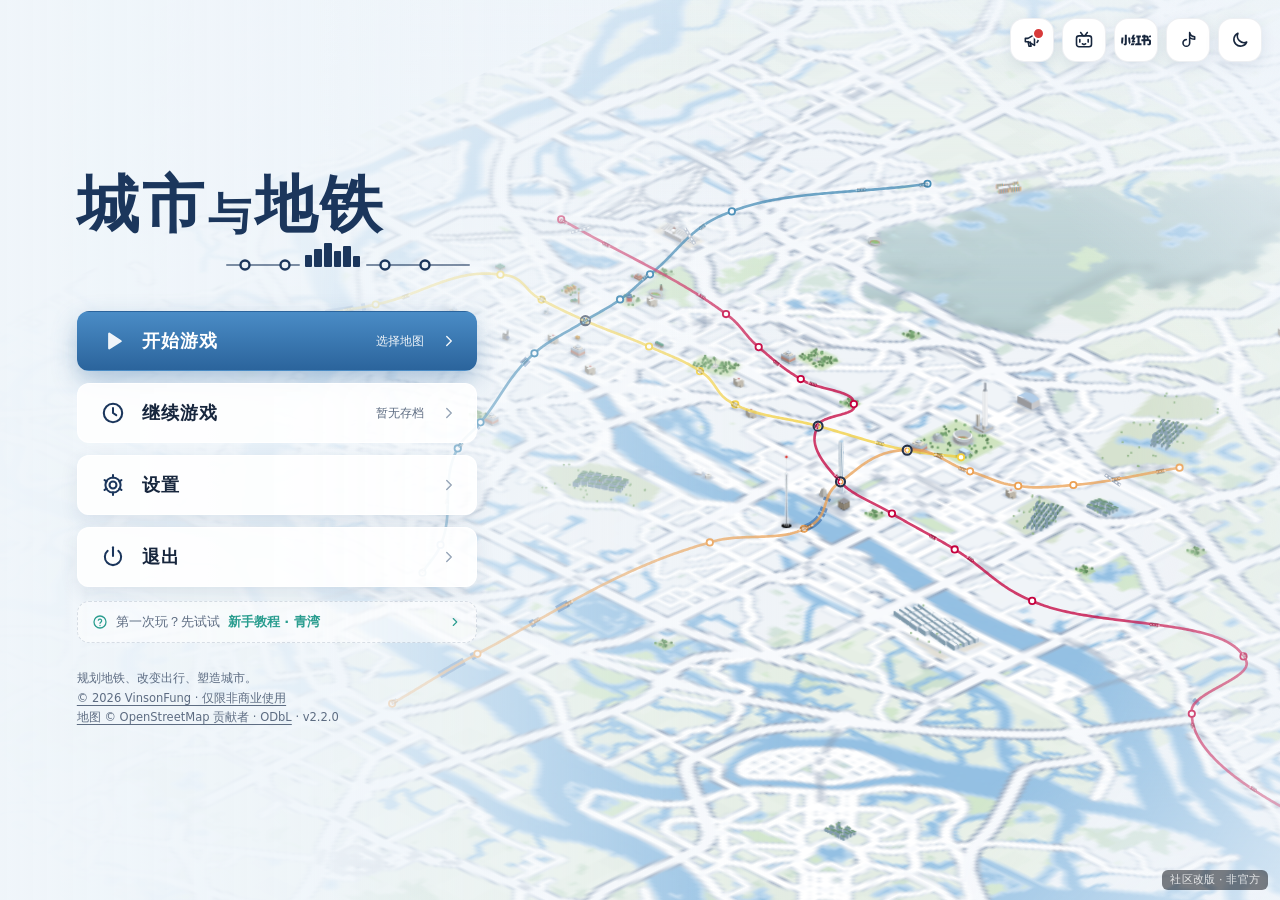
<file: index.html>
<!doctype html>
<html lang="zh-CN">
<head>
  <meta charset="utf-8">
  <meta name="viewport" content="width=device-width, initial-scale=1, viewport-fit=cover">
  <title>城市与地铁 · 社区版</title>
  <meta name="author" content="VinsonFung">
  <meta name="copyright" content="Copyright © 2026 VinsonFung. Non-commercial use only. All rights reserved.">
  <meta name="description" content="单人地铁规划与城市经营游戏（社区改版）：官方九城与青湾教程之外加入深圳 1990，支持简体中文、繁体中文和英语。">
  <meta name="theme-color" content="#eaf1f7">
  <link rel="icon" type="image/png" href="img/favicon.png">
  <script>
    // 首帧即应用主题，避免浅色闪烁
    (function () {
      var s = null, t = 'auto';
      try { s = JSON.parse(localStorage.getItem('cm1.settings') || 'null'); t = (s && s.theme) || localStorage.getItem('cm1.theme') || 'auto'; } catch (e) {}
      if (t !== 'light' && t !== 'dark') t = window.matchMedia && window.matchMedia('(prefers-color-scheme: dark)').matches ? 'dark' : 'light';
      document.documentElement.setAttribute('data-theme', t);
      if (s && s.uiScale) document.documentElement.style.setProperty('--uiz', String(s.uiScale));
    })();
  </script>
  <link rel="stylesheet" href="css/style.css">
</head>
<body>
  <canvas id="map" aria-label="城市地图"></canvas>
  <div id="modnote" title="社区改版：在《城市与地铁》官方版基础上加入深圳 1990 地图；其余玩法与内容与官方一致" style="position:fixed;right:12px;bottom:10px;z-index:2147483000;font-size:11px;line-height:1.5;padding:2px 8px;border-radius:6px;background:rgba(20,24,32,.55);color:rgba(255,255,255,.82);pointer-events:none;letter-spacing:.02em">社区改版 · 非官方</div>
  <div id="app"></div>
  <noscript>本游戏需要启用 JavaScript。</noscript>
  <script src="js/util.js"></script>
  <script src="js/vendor/opencc/cn2t.js"></script>
  <script src="js/vendor/pinyin/pinyin-pro.js"></script>
  <script src="js/locales/en.js"></script>
  <script src="js/i18n.js"></script>
  <script src="js/config.js"></script>
  <script src="js/accessibility.js"></script>
  <script src="js/news.js"></script>
  <script src="js/legal.js"></script>
  <script src="js/geo_gz.js"></script>
  <script src="js/geo.js"></script>
  <script src="js/data_gz.js"></script>
  <script src="js/data_tutorial.js"></script>
  <script src="js/geo_hz.js"></script>
  <script src="js/data_hz.js"></script>
  <script src="js/geo_hk.js"></script>
  <script src="js/data_hk.js"></script>
  <script src="js/geo_tk.js"></script>
  <script src="js/data_tk.js"></script>
  <script src="js/geo_tp.js"></script>
  <script src="js/data_tp.js"></script>
  <script src="js/geo_pa.js"></script>
  <script src="js/data_pa.js"></script>
  <script src="js/geo_wh.js"></script>
  <script src="js/data_wh.js"></script>
  <script src="js/geo_sh.js"></script>
  <script src="js/data_sh.js"></script>
  <script src="js/geo_sz.js"></script>
  <script src="js/landmarks_sz.js"></script>
  <script src="js/data_sz.js"></script>
  <script src="js/maps.js"></script>
  <script src="js/data_eras.js"></script>
  <script src="js/facility.js"></script>
  <script src="js/eras.js"></script>
  <script src="js/city.js"></script>
  <script src="js/metro.js"></script>
  <script src="js/road-kernel.js"></script>
  <script src="js/sim.js"></script>
  <script src="js/economy.js"></script>
  <script src="js/macro.js"></script>
  <script src="js/game.js"></script>
  <script src="js/milestones.js"></script>
  <script src="js/sim-stamp.js"></script>
  <script src="js/traffic-cache.js"></script>
  <script src="js/save.js"></script>
  <script src="js/landmark_meshes_sz.js"></script>
  <script src="js/landmark_models_sz.js"></script>
  <script src="js/render.js"></script>
  <script src="js/sites.js"></script>
  <script src="js/scenery.js"></script>
  <script src="js/agents.js"></script>
  <script src="js/bgtransit.js"></script>
  <script src="js/icons.js"></script>
  <script src="js/settings.js"></script>
  <script src="js/keys.js"></script>
  <script src="js/grid.js"></script>
  <script src="js/sound.js"></script>
  <script src="js/soundscape.js"></script>
  <script src="js/tools.js"></script>
  <script src="js/ui.js"></script>
  <script src="js/screens.js"></script>
  <script src="js/pages.js"></script>
  <script src="js/stats.js"></script>
  <script src="js/netmap.js"></script>
  <script src="js/follow.js"></script>
  <script src="js/tutorial.js"></script>
  <script src="js/quick.js"></script>
  <script src="js/v22-ui.js"></script>
  <script src="js/main.js"></script>
</body>
</html>
</file>
<file: css/style.css>
/* 城市与地铁 · 界面样式（浅色 / 深色主题） */
:root {
  --view-width: 100vw;
  --view-height: 100dvh;
  --view-top: 0px;
  --view-left: 0px;
  --view-bottom: 0px;
  --view-right: 0px;
  --safe-top: env(safe-area-inset-top, 0px);
  --safe-right: env(safe-area-inset-right, 0px);
  --safe-bottom: env(safe-area-inset-bottom, 0px);
  --safe-left: env(safe-area-inset-left, 0px);
  color-scheme: light;
  --navy: #1b365c;
  --teal: #2a9d8f;
  --grad: linear-gradient(180deg, #4a8cc6 0%, #2b649c 100%);
  --grad-soft: linear-gradient(180deg, rgba(74, 140, 198, 0.12), rgba(43, 100, 156, 0.08));
  --bg: #eaf1f7;
  --surface: rgba(255, 255, 255, 0.9);
  --surface-solid: #ffffff;
  --surface-2: #f4f7fb;
  --surface-3: #e8eef5;
  --text: #17263d;
  --muted: #5d6c82;
  --faint: #98a6b8;
  --line: rgba(27, 54, 92, 0.08);
  --line-strong: rgba(27, 54, 92, 0.15);
  --hover: rgba(47, 111, 168, 0.07);
  --accent: #2f6fa8;
  --accent-soft: rgba(47, 111, 168, 0.1);
  --teal-soft: rgba(42, 157, 143, 0.12);
  --good: #1f9254;
  --good-soft: rgba(31, 146, 84, 0.1);
  --warn: #c98200;
  --warn-soft: rgba(214, 140, 0, 0.12);
  --bad: #d83a3a;
  --bad-soft: rgba(216, 58, 58, 0.1);
  --gold: #d99a00;
  --radius: 14px;
  --shadow: 0 10px 30px rgba(36, 66, 104, 0.12), 0 1px 3px rgba(36, 66, 104, 0.06);
  --shadow-sm: 0 4px 14px rgba(36, 66, 104, 0.1);
  --ring: 0 0 0 3px rgba(47, 111, 168, 0.25);
  --glass-edge: rgba(255, 255, 255, 0.75);
  --font: "PingFang SC", "Microsoft YaHei", "Noto Sans SC", system-ui, -apple-system, "Segoe UI", sans-serif;
  --ease: cubic-bezier(.2, .8, .2, 1);
  --spring: cubic-bezier(.34, 1.4, .64, 1);
}
:root[data-theme="dark"] {
  color-scheme: dark;
  --navy: #9cc0ec;
  --teal: #3fc1b0;
  --grad: linear-gradient(180deg, #4a8cc6 0%, #2b5f94 100%);
  --grad-soft: linear-gradient(180deg, rgba(74, 140, 198, 0.2), rgba(43, 100, 156, 0.12));
  --bg: #0f1724;
  --surface: rgba(22, 31, 46, 0.9);
  --surface-solid: #172131;
  --surface-2: #1c2839;
  --surface-3: #243247;
  --text: #e5ecf6;
  --muted: #9aa9be;
  --faint: #66768e;
  --line: rgba(255, 255, 255, 0.07);
  --line-strong: rgba(255, 255, 255, 0.14);
  --hover: rgba(120, 170, 230, 0.09);
  --accent: #6aa6e6;
  --accent-soft: rgba(106, 166, 230, 0.15);
  --teal-soft: rgba(63, 193, 176, 0.15);
  --good: #3cc77e;
  --good-soft: rgba(60, 199, 126, 0.14);
  --warn: #f0b33c;
  --warn-soft: rgba(240, 179, 60, 0.14);
  --bad: #ff7070;
  --bad-soft: rgba(255, 112, 112, 0.14);
  --shadow: 0 12px 36px rgba(0, 0, 0, 0.42), 0 1px 4px rgba(0, 0, 0, 0.3);
  --shadow-sm: 0 4px 14px rgba(0, 0, 0, 0.32);
  --ring: 0 0 0 3px rgba(106, 166, 230, 0.35);
  --glass-edge: rgba(255, 255, 255, 0.06);
}* { box-sizing: border-box; }
html, body { margin: 0; height: 100%; overflow: hidden; background: var(--bg); color: var(--text); font-family: var(--font); font-size: 13px; -webkit-font-smoothing: antialiased; }
/* 色盲辅助：状态仍保留文字 / 图标，避免只靠红绿表达成功、警告和错误。 */
:root[data-color-blind="true"] { --good: #0072b2; --good-soft: rgba(0,114,178,.12); --warn: #8c5900; --warn-soft: rgba(166,106,0,.12); --bad: #84317d; --bad-soft: rgba(132,49,125,.12); }
:root[data-color-blind="true"][data-theme="dark"] { --good: #66c2ff; --good-soft: rgba(102,194,255,.14); --warn: #f4bd53; --warn-soft: rgba(244,189,83,.14); --bad: #e3a0de; --bad-soft: rgba(227,160,222,.14); }
#map { position: fixed; inset: 0; display: block; touch-action: none; }
button { font-family: inherit; font-size: inherit; color: inherit; }
input, select { font-family: inherit; font-size: 13px; color: var(--text); background: var(--surface-solid); }
.ico { display: inline-flex; width: 18px; height: 18px; flex: none; }
.ico svg { width: 100%; height: 100%; }
.hud { position: fixed; z-index: 10; transition: opacity .3s var(--ease), transform .35s var(--ease); }
.hidden { opacity: 0 !important; pointer-events: none !important; }
/* 界面毛玻璃：模糊半径越大，地图每帧变化时 GPU 重新模糊的开销越大（v2.1 由 14px 降到 9px，观感接近、移动地图更流畅） */
.glass { background: var(--surface); border: 1px solid var(--glass-edge); border-radius: var(--radius); box-shadow: var(--shadow); backdrop-filter: blur(9px) saturate(1.15); -webkit-backdrop-filter: blur(9px) saturate(1.15); }
.muted { color: var(--muted); }
.faint { color: var(--faint); }
.good { color: var(--good); }
.bad { color: var(--bad); }
.warn { color: var(--warn); }
.num { font-variant-numeric: tabular-nums; }
.row { display: flex; align-items: center; gap: 8px; }
.row.between { justify-content: space-between; }
.grow { flex: 1; min-width: 0; }
.small { font-size: 12px; }
.tiny { font-size: 11px; }
.tag { display: inline-flex; align-items: center; gap: 4px; padding: 2px 8px; border-radius: 999px; font-size: 11px; background: var(--surface-3); color: var(--muted); white-space: nowrap; font-weight: 500; }
.tag .ico { width: 12px; height: 12px; }
.tag.hist { background: rgba(196, 128, 64, 0.14); color: #b06a2a; }
.tag.est { background: var(--accent-soft); color: var(--accent); }
.tag.sim { background: rgba(124, 92, 214, 0.14); color: #7c5cd6; }
.tag.good { background: var(--good-soft); color: var(--good); }
.tag.bad { background: var(--bad-soft); color: var(--bad); }
.tag.warn { background: var(--warn-soft); color: var(--warn); }
.tag.info { background: var(--accent-soft); color: var(--accent); }
.dot { width: 10px; height: 10px; border-radius: 50%; display: inline-block; flex: none; }
.swatch { width: 16px; height: 6px; border-radius: 3px; display: inline-block; flex: none; }
kbd { font-family: inherit; font-size: 10px; padding: 0 5px; border-radius: 5px; background: var(--surface-3); color: var(--muted); border: 1px solid var(--line); }

/* ---------- 按钮 ---------- */
.btn { border: 1px solid var(--line-strong); background: var(--surface-solid); color: var(--text); border-radius: 10px; padding: 7px 14px; cursor: pointer; transition: background .15s, border-color .15s, box-shadow .2s, transform .12s; display: inline-flex; align-items: center; justify-content: center; gap: 6px; white-space: nowrap; font-weight: 500; }
.btn .ico { width: 16px; height: 16px; }
.btn:hover { background: var(--surface-2); border-color: var(--line-strong); }
.btn:active { transform: translateY(1px) scale(.98); }
.btn:focus-visible, .pill:focus-visible, .tbtn:focus-visible, .dockbtn:focus-visible, .sec-h:focus-visible, .menu-tile:focus-visible { outline: none; box-shadow: var(--ring); }
.btn.primary { background: var(--grad); border-color: transparent; color: #fff; box-shadow: 0 4px 14px rgba(29, 88, 209, 0.3); }
.btn.primary:hover { filter: brightness(1.06); }
.btn.danger { color: var(--bad); }
.btn.danger.fill { background: var(--bad); border-color: var(--bad); color: #fff; }
.btn.ghost { border-color: transparent; background: transparent; }
.btn.ghost:hover { background: var(--hover); }
.btn[disabled] { opacity: .45; cursor: not-allowed; transform: none; box-shadow: none; filter: grayscale(.4); }
.btn.sm { padding: 4px 10px; font-size: 12px; border-radius: 8px; }
.btn.block { width: 100%; }
.seg-ctl { display: inline-flex; background: var(--surface-3); border-radius: 11px; padding: 3px; gap: 2px; }
.seg-ctl button { border: 0; background: transparent; padding: 5px 12px; border-radius: 8px; cursor: pointer; color: var(--muted); transition: background .18s, color .18s, box-shadow .18s; display: inline-flex; align-items: center; gap: 5px; font-weight: 500; }
.seg-ctl button .ico { width: 15px; height: 15px; }
.seg-ctl button.on { background: var(--surface-solid); color: var(--text); box-shadow: var(--shadow-sm); }
.iconbtn { width: 32px; height: 32px; border-radius: 10px; border: 0; background: transparent; cursor: pointer; display: grid; place-items: center; color: var(--muted); flex: none; transition: background .15s, color .15s; }
.iconbtn .ico { width: 18px; height: 18px; }
.iconbtn:hover { background: var(--hover); color: var(--text); }

/* ---------- 顶部 HUD ---------- */
/* 界面大小：HUD 各部件按 --uiz 缩放，涉及视口尺寸的值除以 --uiz 抵消 */
#hudTop, #dock, #legendCard, #zoomCtl, #rightPanel, #toolbar, #buildStack, #feed { zoom: var(--uiz, 1); }
#hudTop { top: 12px; left: 12px; right: 12px; display: flex; gap: 10px; align-items: flex-start; pointer-events: none; }
#hudTop > * { pointer-events: auto; }
#hudTop.hidden { transform: translateY(-14px); }
.cluster { display: flex; align-items: center; gap: 3px; padding: 5px; flex: none; }
.cluster.metrics { flex: 0 1 auto; min-width: 0; overflow: hidden; }
#hudTop .spacer { flex: 1 1 0; pointer-events: none; }
.citybar { gap: 6px; padding-right: 7px; }
.brand { width: 44px; height: 44px; border-radius: 13px; background: var(--grad); display: grid; place-items: center; flex: none; box-shadow: 0 3px 10px rgba(43, 100, 156, 0.3), inset 0 1px 0 rgba(255, 255, 255, 0.25); }
.brand img { width: 34px; height: 34px; object-fit: contain; }
/* 深色主题下深蓝 LOGO 转为浅色 */
:root[data-theme="dark"] .logo-ink { filter: brightness(0) invert(0.93); }
.pill { position: relative; flex: none; display: flex; align-items: center; gap: 8px; padding: 4px 11px 4px 5px; border-radius: 12px; cursor: pointer; border: 0; background: transparent; text-align: left; min-width: 0; height: 44px; transition: background .15s, transform .2s var(--spring); overflow: hidden; }
.pill:hover { background: var(--hover); }
.pill:active { transform: scale(.97); }
.pill.on { background: var(--accent-soft); }
.pill.on::after { content: ''; position: absolute; left: 12px; right: 12px; bottom: 2px; height: 3px; border-radius: 2px; background: var(--grad); }
.badge { width: 32px; height: 32px; border-radius: 10px; display: grid; place-items: center; flex: none; color: var(--accent); background: var(--accent-soft); }
.badge .ico { width: 18px; height: 18px; }
.b-gold { color: #b8860b; background: rgba(217, 154, 0, 0.13); }
.b-blue { color: #2f6fa8; background: rgba(47, 111, 168, 0.11); }
.b-teal { color: #1f8f82; background: rgba(42, 157, 143, 0.12); }
.b-orange { color: #cf6328; background: rgba(226, 110, 48, 0.12); }
.b-violet { color: #6652c4; background: rgba(106, 85, 200, 0.11); }
.b-green { color: #1f9254; background: rgba(31, 146, 84, 0.11); }
.b-red { color: #d83a3a; background: rgba(216, 58, 58, 0.1); }
.b-slate { color: #5d6c82; background: rgba(93, 108, 130, 0.12); }
:root[data-theme="dark"] .b-gold { color: #f0bd4a; } :root[data-theme="dark"] .b-blue { color: #7fb4ec; } :root[data-theme="dark"] .b-teal { color: #55cdbd; }
:root[data-theme="dark"] .b-orange { color: #f39a63; } :root[data-theme="dark"] .b-violet { color: #a796f0; } :root[data-theme="dark"] .b-green { color: #5ad392; }
:root[data-theme="dark"] .b-red { color: #ff8a8a; } :root[data-theme="dark"] .b-slate { color: #a6b4c8; }.pill .badge { width: 30px; height: 30px; border-radius: 9px; }
.pill .badge .ico { width: 17px; height: 17px; }
.pill .tx { display: flex; flex-direction: column; min-width: 0; }
.pill .k { font-size: 11px; color: var(--muted); white-space: nowrap; line-height: 1.2; }
.pill .v { font-size: 15px; font-weight: 700; white-space: nowrap; line-height: 1.25; display: flex; align-items: baseline; gap: 4px; font-variant-numeric: tabular-nums; }
.pill .v small { font-weight: 500; font-size: 11px; color: var(--muted); }
.pill .trend { font-size: 10px; font-weight: 700; }
.pill.flash-good { animation: flashGood 1s var(--ease); }
.pill.flash-bad { animation: flashBad 1s var(--ease); }
@keyframes flashGood { 0% { background: var(--good-soft); } 100% { background: transparent; } }
@keyframes flashBad { 0% { background: var(--bad-soft); } 100% { background: transparent; } }
.daypill { gap: 9px; }
.dayring { width: 36px; height: 36px; position: relative; flex: none; }
.dayring svg.r { position: absolute; inset: 0; transform: rotate(-90deg); }
.dayring .ico { position: absolute; inset: 9px; width: 18px; height: 18px; color: var(--gold); transition: transform .5s var(--spring); }
.dayring.night .ico { color: #8aa4ff; transform: rotate(-20deg); }
/* 速度与推进：紧凑分段按钮 */
.speed, .jumps { display: flex; background: var(--surface-3); border-radius: 12px; padding: 3px; gap: 2px; flex: none; }
.speed .sbtn, .jbtn { position: relative; overflow: hidden; height: 34px; min-width: 34px; padding: 0 8px; border: 0; border-radius: 9px; background: transparent; cursor: pointer; color: var(--muted); display: grid; place-items: center; font-size: 12.5px; font-weight: 700; font-variant-numeric: tabular-nums; transition: background .18s, color .18s, box-shadow .2s, transform .2s var(--spring); }
.speed .sbtn .ico { width: 16px; height: 16px; }
.speed .sbtn:hover, .jbtn:hover { color: var(--text); background: var(--hover); }
.speed .sbtn:active, .jbtn:active { transform: scale(.92); }
.speed .sbtn.on { background: var(--surface-solid); color: var(--accent); box-shadow: var(--shadow-sm); }
.speed .sbtn.pz.on { color: var(--warn); }
.jbtn { font-weight: 600; font-size: 12px; }
/* 右上操作 */
.actions { gap: 2px; }
.cnt { position: absolute; top: -3px; right: -3px; min-width: 17px; height: 17px; padding: 0 4px; border-radius: 999px; background: var(--bad); color: #fff; font-size: 10px; font-weight: 700; display: grid; place-items: center; border: 2px solid var(--surface-solid); animation: popIn .4s var(--spring); }
@keyframes popIn { from { transform: scale(0); } to { transform: scale(1); } }
.hbtn { position: relative; width: 40px; height: 42px; border-radius: 12px; border: 0; background: transparent; cursor: pointer; display: grid; place-items: center; color: var(--muted); transition: background .15s, color .15s, transform .2s var(--spring); }
.hbtn .ico { width: 20px; height: 20px; transition: transform .3s var(--spring); }
.hbtn:hover { background: var(--hover); color: var(--text); }
.hbtn:hover .ico { transform: scale(1.1); }
.hbtn:active { transform: scale(.92); }
.hbtn.on { background: var(--accent-soft); color: var(--accent); }
.hbtn[data-ui="settings"]:hover .ico { transform: rotate(60deg); }
@keyframes blink { 50% { opacity: .3; } }
/* 顶栏按「有效宽度」（窗口宽度 ÷ 界面大小）逐级收起次要指标，类名由 ui.layoutHud 设置 */
#hudTop.lt1540 .pill.opt { display: none; }
#hudTop.lt1400 .pill.opt2 { display: none; }
#hudTop.lt1260 .pill.opt3 { display: none; }
#hudTop.lt1080 .pill.opt4, #hudTop.lt1080 .daypill .k { display: none; }
#hudTop.lt960 .jumps, #hudTop.lt960 .pill .k { display: none; }
#hudTop.lt820 .pill.opt5, #hudTop .pill.squeezed { display: none; }

/* ---------- 左侧：视图与图层 ---------- */
#dock { top: 76px; left: 12px; width: 56px; padding: 7px; display: flex; flex-direction: column; gap: 3px; align-items: center; max-height: calc((100vh - 240px) / var(--uiz, 1)); overflow-y: auto; scrollbar-width: none; }
#dock.hidden { transform: translateX(-14px); }
.dock-title { font-size: 10px; color: var(--faint); font-weight: 700; letter-spacing: 1px; margin: 3px 0 1px; }
.dock-sep { width: 30px; height: 1px; background: var(--line-strong); margin: 6px 0 3px; flex: none; }
.dockbtn { position: relative; overflow: hidden; width: 42px; height: 42px; border-radius: 12px; border: 0; background: transparent; cursor: pointer; display: grid; place-items: center; color: var(--muted); transition: background .18s, color .18s, transform .2s var(--spring), box-shadow .2s; flex: none; }
.dockbtn .ico { width: 21px; height: 21px; }
.dockbtn:hover { background: var(--hover); color: var(--text); transform: scale(1.06); }
.dockbtn:active { transform: scale(.94); }
.dockbtn.on { color: #fff; background: var(--lc, var(--accent)); box-shadow: 0 4px 12px rgba(0, 0, 0, 0.18); }
.dockbtn.view.on { background: var(--grad); }
#legendCard { top: 76px; left: 78px; width: 268px; max-height: calc((100vh - 190px) / var(--uiz, 1)); display: flex; flex-direction: column; overflow: hidden; transform-origin: left top; }
#legendCard.hidden { transform: translateX(-12px) scale(.98); }
#legendCard .lc-head { display: flex; align-items: center; gap: 10px; padding: 12px 12px 8px 14px; }
#legendCard .lc-badge { color: #fff; box-shadow: 0 4px 12px rgba(0, 0, 0, 0.18); }
#legendCard .lc-body { overflow-y: auto; padding: 0 14px 14px; }
.legend .bar { height: 10px; border-radius: 5px; margin: 6px 0 3px; }
.legend .li { display: flex; align-items: center; gap: 8px; font-size: 12px; margin: 5px 0; }
/* 右下：缩放 */
#zoomCtl { left: 12px; bottom: 16px; display: flex; flex-direction: column; padding: 5px; gap: 2px; border-radius: 15px; }
#zoomCtl.hidden { transform: translateY(12px); }
#zoomCtl button { position: relative; overflow: hidden; width: 38px; height: 38px; border: 0; border-radius: 10px; background: transparent; color: var(--muted); cursor: pointer; display: grid; place-items: center; transition: background .15s, color .15s, transform .2s var(--spring); }
#zoomCtl button .ico { width: 19px; height: 19px; }
#zoomCtl button:hover { background: var(--hover); color: var(--text); }
#zoomCtl button:active { transform: scale(.9); }

/* ---------- 右侧面板 ---------- */
.panel { display: flex; flex-direction: column; overflow: hidden; }
#rightPanel { top: 76px; right: 12px; width: 368px; max-height: calc((100vh - 168px) / var(--uiz, 1)); }
#rightPanel.closed { transform: translateX(calc(100% + 24px)); opacity: 0; pointer-events: none; }
.p-head { display: flex; align-items: center; gap: 8px; padding: 12px 10px 10px 12px; flex: none; min-height: 56px; border-bottom: 1px solid var(--line); }
.p-head .badge { width: 34px; height: 34px; border-radius: 11px; }
.p-title { font-weight: 700; font-size: 15px; flex: 1; min-width: 0; overflow: hidden; text-overflow: ellipsis; white-space: nowrap; }
.p-body { overflow-y: auto; padding: 12px 14px 16px; flex: 1; overscroll-behavior: contain; }
.p-body::-webkit-scrollbar, #legendCard .lc-body::-webkit-scrollbar, .stats-body::-webkit-scrollbar { width: 8px; }
.p-body::-webkit-scrollbar-thumb, #legendCard .lc-body::-webkit-scrollbar-thumb, .stats-body::-webkit-scrollbar-thumb { background: var(--line-strong); border-radius: 4px; }
.page-enter { animation: pageIn .26s var(--ease); }
@keyframes pageIn { from { opacity: 0; transform: translateX(12px); } to { opacity: 1; transform: none; } }

/* ---------- 折叠区块 ---------- */
.sec { border-top: 1px solid var(--line); }
.sec:first-child { border-top: 0; }
.sec-h { display: flex; align-items: center; gap: 8px; width: 100%; border: 0; background: transparent; padding: 11px 2px; cursor: pointer; text-align: left; font-weight: 600; border-radius: 8px; }
.sec-h > .ico { width: 16px; height: 16px; color: var(--accent); }
.sec-h .chev { transition: transform .25s var(--ease); color: var(--faint); margin-left: auto; width: 14px; height: 14px; }
.sec.open > .sec-h .chev { transform: rotate(90deg); }
.sec-h .sum { font-weight: 500; color: var(--muted); font-size: 12px; margin-left: auto; white-space: nowrap; overflow: hidden; text-overflow: ellipsis; max-width: 55%; }
.sec-h .sum + .chev { margin-left: 6px; }
.sec-b { overflow: hidden; transition: height .28s var(--ease), opacity .22s; }
.sec-b > .inner { padding: 0 2px 12px; }
.sec:not(.open) > .sec-b { height: 0; opacity: 0; }

/* ---------- 数据展示 ---------- */
.kv { display: grid; grid-template-columns: auto 1fr; gap: 6px 12px; align-items: baseline; }
.kv .k { color: var(--muted); font-size: 12px; white-space: nowrap; }
.kv .v { text-align: right; font-variant-numeric: tabular-nums; font-weight: 600; }
.stat-grid { display: grid; grid-template-columns: 1fr 1fr; gap: 8px; margin: 6px 0 10px; }
.stat { background: var(--surface-2); border: 1px solid var(--line); border-radius: 12px; padding: 9px 11px; }
.stat .k { font-size: 11px; color: var(--muted); display: flex; align-items: center; gap: 5px; }
.stat .k .ico { width: 13px; height: 13px; }
.stat .v { font-size: 17px; font-weight: 700; margin-top: 3px; }
.stat .d { font-size: 11px; margin-top: 2px; }
table.tbl { width: 100%; border-collapse: collapse; font-size: 12px; font-variant-numeric: tabular-nums; }
table.tbl th { text-align: right; color: var(--muted); font-weight: 500; padding: 5px 4px; border-bottom: 1px solid var(--line-strong); white-space: nowrap; }
table.tbl td { text-align: right; padding: 5px 4px; border-bottom: 1px solid var(--line); white-space: nowrap; }
table.tbl th:first-child, table.tbl td:first-child { text-align: left; }
.list-item { display: flex; gap: 8px; align-items: flex-start; padding: 8px 4px; border-bottom: 1px solid var(--line); }
.list-item:last-child { border-bottom: 0; }
.clickable { cursor: pointer; border-radius: 9px; transition: background .15s; }
.clickable:hover { background: var(--hover); }
.note { font-size: 12px; color: var(--muted); line-height: 1.6; }
.callout { border-radius: 12px; padding: 9px 11px; font-size: 12px; line-height: 1.55; margin: 8px 0; display: flex; gap: 9px; align-items: flex-start; }
.callout > .ico { width: 17px; height: 17px; margin-top: 1px; }
.callout.bad { background: var(--bad-soft); color: var(--bad); }
.callout.warn { background: var(--warn-soft); color: var(--warn); }
.callout.good { background: var(--good-soft); color: var(--good); }
.callout.info { background: var(--grad-soft); color: var(--text); }
.callout.info > .ico { color: var(--accent); }
.callout .ct { color: var(--text); }
.progress { height: 7px; background: var(--surface-3); border-radius: 4px; overflow: hidden; }
.progress > i { display: block; height: 100%; background: var(--grad); border-radius: 4px; transition: width .35s var(--ease); }
.field { display: flex; flex-direction: column; gap: 5px; margin: 9px 0; }
.field label { font-size: 12px; color: var(--muted); font-weight: 500; }
.field input[type=text], .field input[type=number], .field select { border: 1px solid var(--line-strong); border-radius: 9px; padding: 7px 9px; }
.field input:focus, .field select:focus { outline: none; box-shadow: var(--ring); border-color: var(--accent); }
.spark { display: block; width: 100%; height: 44px; }
.chg { display: flex; align-items: baseline; justify-content: space-between; gap: 8px; padding: 5px 0; border-bottom: 1px solid var(--line); }

/* ---------- 冲突卡片 ---------- */
.cf-list { display: flex; flex-direction: column; gap: 8px; margin: 8px 0; }
.cf-card { border: 1px solid rgba(224, 49, 49, 0.28); background: var(--bad-soft); border-radius: 13px; padding: 10px 11px; cursor: pointer; transition: transform .15s, box-shadow .2s, border-color .2s; }
.cf-card:hover, .cf-card.on { border-color: var(--bad); box-shadow: 0 4px 14px rgba(224, 49, 49, 0.18); transform: translateY(-1px); }
.cf-top { display: flex; gap: 9px; align-items: flex-start; }
.cf-num { width: 22px; height: 22px; border-radius: 50%; background: var(--bad); color: #fff; font-weight: 800; font-size: 12px; display: grid; place-items: center; flex: none; box-shadow: 0 2px 6px rgba(224, 49, 49, 0.4); }
.cf-msg { font-weight: 600; font-size: 12.5px; line-height: 1.45; color: var(--text); }
.cf-how { margin: 6px 0 0 31px; font-size: 12px; line-height: 1.55; color: var(--muted); }
.cf-how b { color: var(--text); }
.cf-fix { margin: 8px 0 0 31px; display: flex; flex-wrap: wrap; gap: 6px; }
.cf-fix .btn { max-width: 100%; white-space: normal; overflow-wrap: anywhere; }
.wn-card { border-radius: 11px; padding: 8px 10px; background: var(--warn-soft); font-size: 12px; display: flex; gap: 8px; align-items: flex-start; cursor: pointer; margin: 5px 0; }
.wn-card .ico { width: 15px; height: 15px; color: var(--warn); margin-top: 1px; }

/* ---------- 底部：建设工具 ---------- */
#toolbar { bottom: 16px; left: 50%; transform: translateX(-50%); display: flex; align-items: center; gap: 2px; padding: 6px; border-radius: 20px; position: fixed; }
#toolbar.hidden { transform: translateX(-50%) translateY(16px); }
.tind { position: absolute; left: 0; top: 6px; height: calc(100% - 12px); border-radius: 15px; background: var(--grad); box-shadow: 0 6px 16px rgba(29, 88, 209, 0.32); opacity: 0; transition: transform .38s var(--spring), width .3s var(--ease), background .3s, opacity .2s; pointer-events: none; }
.tind.ready { opacity: 1; }
.tind.danger { background: linear-gradient(135deg, #ff7676, #d92e2e); box-shadow: 0 6px 16px rgba(224, 49, 49, 0.35); }
.tbtn { position: relative; z-index: 1; overflow: hidden; display: flex; flex-direction: column; align-items: center; justify-content: center; gap: 3px; width: 62px; height: 56px; border: 0; background: transparent; border-radius: 15px; cursor: pointer; color: var(--muted); transition: color .2s, transform .2s var(--spring); flex: none; }
.tbtn .ico { width: 23px; height: 23px; transition: transform .3s var(--spring); }
.tbtn .lb { font-size: 11.5px; white-space: nowrap; font-weight: 600; }
.tbtn:hover { color: var(--text); }
.tbtn:hover .ico { transform: translateY(-2px) scale(1.06); }
.tbtn:active { transform: scale(.94); }
.tbtn.on { color: #fff; }
.tbtn.on .ico { transform: scale(1.08); }
@media (max-width: 900px) { .tbtn { width: 48px; height: 48px; } .tbtn .lb { display: none; } }

#draftbar { display: flex; align-items: center; gap: 6px; padding: 6px 7px 6px 6px; white-space: nowrap; border-radius: 16px; }

#draftbar .pulse { width: 9px; height: 9px; border-radius: 50%; background: var(--teal); box-shadow: 0 0 0 0 rgba(19, 165, 150, 0.5); animation: pulse 1.8s infinite; }
#draftbar .cost { font-weight: 700; display: flex; align-items: center; gap: 5px; font-variant-numeric: tabular-nums; }
#draftbar .cost .ico { width: 16px; height: 16px; color: var(--gold); }
.cfbadge { display: inline-flex; align-items: center; gap: 5px; border: 0; cursor: pointer; padding: 4px 10px; border-radius: 999px; font-weight: 700; font-size: 12px; background: var(--bad); color: #fff; animation: wiggle 2.4s infinite; }
.cfbadge .ico { width: 14px; height: 14px; }
.cfbadge.warn { background: var(--warn-soft); color: var(--warn); animation: none; }
@keyframes wiggle { 0%, 88%, 100% { transform: none; } 91% { transform: rotate(-5deg); } 94% { transform: rotate(5deg); } 97% { transform: rotate(-3deg); } }
@keyframes pulse { 0% { box-shadow: 0 0 0 0 rgba(19, 165, 150, 0.5); } 70% { box-shadow: 0 0 0 9px rgba(19, 165, 150, 0); } 100% { box-shadow: 0 0 0 0 rgba(19, 165, 150, 0); } }

/* ---------- 顶部中间信息流：暂停提示、横幅、消息 ---------- */
#feed { position: fixed; top: 74px; left: 50%; transform: translateX(-50%); z-index: 40; display: flex; flex-direction: column; gap: 7px; align-items: center; pointer-events: none; width: max-content; max-width: calc(100vw - 760px); min-width: 300px; }
#feed.hidden { opacity: 0; }
.pausechip { pointer-events: auto; display: inline-flex; align-items: center; gap: 7px; padding: 5px 12px 5px 9px; border-radius: 999px; border: 1px solid var(--line); background: var(--surface); backdrop-filter: blur(12px); -webkit-backdrop-filter: blur(12px); box-shadow: var(--shadow-sm); font-size: 12.5px; font-weight: 600; color: var(--warn); cursor: pointer; transition: opacity .25s, transform .3s var(--spring); }
.pausechip .ico { width: 15px; height: 15px; animation: blink 1.6s ease-in-out infinite; }
.pausechip kbd { color: var(--text); }
.pausechip .muted { font-weight: 500; }
.pausechip.overlap { display: none; }
.pausechip.hidden, #app:has(#stats:not(.hidden)) .pausechip { opacity: 0; transform: translateY(-8px) scale(.95); pointer-events: none; }
.pausechip:hover { transform: translateY(1px); }
#banner { display: flex; flex-direction: column; gap: 5px; align-items: center; }
#banner .b { pointer-events: auto; cursor: pointer; padding: 5px 13px; border-radius: 999px; font-size: 12px; font-weight: 500; box-shadow: var(--shadow-sm); display: flex; gap: 6px; align-items: center; backdrop-filter: blur(8px); animation: toastIn .35s var(--spring); }
#banner .b .ico { width: 15px; height: 15px; }
#banner .b.warn { background: var(--warn-soft); color: var(--warn); border: 1px solid rgba(214, 136, 0, 0.3); }
#banner .b.danger { background: var(--bad-soft); color: var(--bad); border: 1px solid rgba(224, 49, 49, 0.3); }
#banner .b.info { background: var(--surface); color: var(--accent); border: 1px solid var(--line); }
#toasts { display: flex; flex-direction: column; gap: 8px; align-items: center; }
.toast { position: relative; overflow: hidden; pointer-events: auto; cursor: pointer; background: var(--surface-solid); color: var(--text); padding: 9px 16px 11px 9px; border-radius: 14px; font-size: 13px; box-shadow: var(--shadow); border: 1px solid var(--line); max-width: 540px; animation: toastIn .42s var(--spring); transition: opacity .3s, transform .3s; display: flex; gap: 10px; align-items: center; }
.toast .badge { width: 28px; height: 28px; border-radius: 9px; animation: popIn .45s var(--spring); }
.toast .badge .ico { width: 16px; height: 16px; }
.toast .life { position: absolute; left: 0; bottom: 0; height: 3px; width: 100%; background: var(--accent); opacity: .5; transform-origin: left; animation: life linear forwards; }
.toast.t-good .life { background: var(--good); }
.toast.t-bad .life { background: var(--bad); }
.toast.t-warn .life { background: var(--warn); }
.toast.t-money .life { background: var(--gold); }
.toast:hover .life { animation-play-state: paused; }
.toast.out { opacity: 0; transform: translateY(-8px) scale(.96); }
@keyframes life { from { transform: scaleX(1); } to { transform: scaleX(0); } }
@keyframes toastIn { from { opacity: 0; transform: translateY(-14px) scale(.92); } to { opacity: 1; transform: none; } }
/* 地图悬停提示 */
#tooltip { position: fixed; z-index: 30; pointer-events: none; background: rgba(15, 22, 34, 0.94); color: #eef3fa; border-radius: 11px; box-shadow: var(--shadow); padding: 8px 11px; font-size: 12px; max-width: 320px; opacity: 0; transition: opacity .12s; line-height: 1.5; }
#tooltip.on { opacity: 1; }
#tooltip .t { font-weight: 700; margin-bottom: 2px; }
#tooltip .m { color: #b7c3d4; }
#tooltip.bad .t { color: #ff8a8a; }
/* 界面按钮提示 */
#uitip { position: fixed; z-index: 60; pointer-events: none; display: flex; align-items: center; gap: 8px; background: rgba(17, 24, 38, 0.95); color: #f1f5fb; padding: 6px 10px; border-radius: 9px; font-size: 12px; font-weight: 500; white-space: nowrap; box-shadow: 0 6px 18px rgba(0, 0, 0, 0.25); opacity: 0; transform: scale(.94); transition: opacity .14s, transform .18s var(--spring); }
#uitip.on { opacity: 1; transform: none; }
#uitip.s-below { transform-origin: top center; }
#uitip.s-above { transform-origin: bottom center; }
#uitip kbd { background: rgba(255, 255, 255, 0.14); color: #fff; border-color: rgba(255, 255, 255, 0.2); }
:root[data-theme="dark"] #uitip { background: rgba(236, 242, 250, 0.96); color: #142033; }
:root[data-theme="dark"] #uitip kbd { background: rgba(0, 0, 0, 0.08); color: #142033; border-color: rgba(0, 0, 0, 0.12); }
/* 按压涟漪 */
.ripple { position: absolute; border-radius: 50%; background: currentColor; opacity: .18; transform: scale(0); animation: ripple .6s var(--ease) forwards; pointer-events: none; z-index: 0; }
@keyframes ripple { to { transform: scale(1); opacity: 0; } }
.btn, .menu-tile, .mode-card, .set-tab { position: relative; overflow: hidden; }
/* 资金飘字、庆祝横幅与彩带 */
#fxLayer { position: fixed; inset: 0; pointer-events: none; z-index: 45; overflow: hidden; }
.floater { position: absolute; transform: translateX(-50%); font-weight: 800; font-size: 14px; font-variant-numeric: tabular-nums; animation: floatUp 1.6s var(--ease) forwards; text-shadow: 0 1px 0 var(--surface-solid), 0 0 8px var(--surface-solid); white-space: nowrap; }
.floater.good { color: var(--good); }
.floater.bad { color: var(--bad); }
@keyframes floatUp { 0% { opacity: 0; transform: translate(-50%, -4px) scale(.8); } 15% { opacity: 1; transform: translate(-50%, 6px) scale(1.08); } 70% { opacity: 1; } 100% { opacity: 0; transform: translate(-50%, 30px) scale(1); } }
.celebrate { position: absolute; inset: 0; }
.celebrate .ribbon { position: absolute; z-index: 1; left: 50%; top: clamp(80px, 22vh, 190px); transform: translateX(-50%); display: flex; align-items: flex-start; gap: 14px; width: min(540px, calc(100vw - 24px)); max-height: calc(100vh - clamp(80px, 22vh, 190px) - 16px); overflow-y: auto; padding: 14px 12px 16px 16px; border-radius: 20px; background: var(--surface-solid); border: 1px solid var(--line); box-shadow: 0 24px 60px rgba(10, 20, 40, 0.3), inset 0 -4px 0 var(--c); pointer-events: auto; animation: ribbonIn .7s var(--spring); }
.celebrate-copy { flex: 1; min-width: 0; overflow-wrap: anywhere; }
.celebrate .ribbon .t { font-size: clamp(17px, 2.8vw, 22px); font-weight: 800; letter-spacing: .5px; }
.celebrate .ribbon .s { font-size: 13px; color: var(--muted); margin-top: 3px; }
.celebrate-count { display: inline-block; font-size: 11px; color: var(--muted); margin-top: 5px; }
.celebrate-count[hidden] { display: none; }
.celebrate-close { flex: none; align-self: flex-start; position: sticky; top: 0; background: var(--surface-solid); }
.celebrate .medal { flex: none; width: 52px; height: 52px; border-radius: 16px; background: var(--c); color: #fff; display: grid; place-items: center; box-shadow: 0 6px 18px rgba(0, 0, 0, 0.2); animation: medal 1.2s var(--spring); }
.celebrate .medal .ico { width: 28px; height: 28px; }
.celebrate.out .ribbon { animation: ribbonOut .35s var(--ease) forwards; pointer-events: none; }
.confetti { position: absolute; top: 18%; width: 8px; height: 13px; border-radius: 2px; opacity: 0; animation-name: confetti; animation-timing-function: cubic-bezier(.2, .6, .4, 1); animation-fill-mode: forwards; }
@keyframes ribbonIn { from { opacity: 0; transform: translateX(-50%) translateY(-30px) scale(.8); } to { opacity: 1; transform: translateX(-50%); } }
@keyframes ribbonOut { to { opacity: 0; transform: translateX(-50%) translateY(-20px) scale(.95); } }
@keyframes medal { 0% { transform: scale(0) rotate(-40deg); } 60% { transform: scale(1.15) rotate(8deg); } 100% { transform: none; } }
@keyframes confetti { 0% { opacity: 1; transform: translate(0, 0) rotate(0); } 100% { opacity: 0; transform: translate(var(--dx), 70vh) rotate(var(--rot)); } }

/* ---------- 全屏界面 ---------- */
#screen { position: fixed; inset: 0; z-index: 50; display: grid; place-items: center; background: rgba(30, 52, 84, 0.16); backdrop-filter: blur(6px); -webkit-backdrop-filter: blur(6px); transition: opacity .35s var(--ease); }
:root[data-theme="dark"] #screen { background: rgba(4, 8, 16, 0.45); }
#screen.hidden { opacity: 0; pointer-events: none; }
#screen.start { background: linear-gradient(90deg, rgba(239, 245, 250, 0.97) 0%, rgba(239, 245, 250, 0.88) 24%, rgba(239, 245, 250, 0.4) 44%, rgba(239, 245, 250, 0) 62%); backdrop-filter: none; -webkit-backdrop-filter: none; place-items: center start; }
:root[data-theme="dark"] #screen.start { background: linear-gradient(90deg, rgba(15, 23, 36, 0.96) 0%, rgba(15, 23, 36, 0.86) 24%, rgba(15, 23, 36, 0.35) 44%, rgba(15, 23, 36, 0) 62%); }
.card { background: var(--surface-solid); border-radius: 18px; box-shadow: 0 24px 60px rgba(36, 66, 104, 0.2); padding: 24px 26px; width: min(560px, calc(100vw - 32px)); max-height: calc(100vh - 40px); overflow-y: auto; animation: cardIn .38s var(--spring); border: 1px solid var(--line); }
.card.wide { width: min(860px, calc(100vw - 32px)); }
@keyframes cardIn { from { opacity: 0; transform: translateY(14px) scale(.97); } to { opacity: 1; transform: none; } }
.card h1 { font-size: 28px; margin: 0 0 4px; letter-spacing: 2px; }
.card h2 { font-size: 19px; margin: 0 0 12px; display: flex; align-items: center; gap: 10px; color: var(--text); }
.card h3 { font-size: 14px; margin: 16px 0 8px; }
.card-head { display: flex; align-items: center; gap: 12px; margin-bottom: 16px; }
.card-head .badge { width: 40px; height: 40px; border-radius: 12px; }
.card-head .badge .ico { width: 21px; height: 21px; }
.card-head h2 { margin: 0; }
/* 开始界面 */
.start-wrap { margin-left: max(6vw, 28px); width: min(400px, calc(100vw - 56px)); }
.start-title { margin: 0; font-size: 62px; font-weight: 900; letter-spacing: 3px; line-height: 1.05; color: var(--navy); white-space: nowrap; }
.start-title .yu { font-size: .7em; margin: 0 .03em; position: relative; top: .06em; }
.title-deco { display: block; margin: 6px 0 34px; width: 100%; height: 34px; color: var(--navy); }
.start-menu { display: flex; flex-direction: column; gap: 12px; }
.start-btn { display: flex; align-items: center; gap: 16px; height: 60px; padding: 0 18px 0 22px; border-radius: 12px; border: 1px solid rgba(255, 255, 255, 0.95); background: rgba(255, 255, 255, 0.9); color: var(--text); box-shadow: 0 6px 18px rgba(36, 66, 104, 0.1); cursor: pointer; font-size: 18px; font-weight: 600; letter-spacing: 1px; text-align: left; transition: transform .22s var(--spring), box-shadow .2s, background .2s; }
:root[data-theme="dark"] .start-btn:not(.primary) { background: rgba(23, 33, 49, 0.88); border-color: var(--line); }
.start-btn > .ico { width: 26px; height: 26px; color: var(--navy); }
.start-btn .lb { flex: 1; }
.start-btn .sub { font-size: 12px; font-weight: 500; color: var(--muted); letter-spacing: 0; }
.start-btn .chev { width: 18px; height: 18px; color: var(--faint); transition: transform .2s var(--ease); }
.start-btn:hover { transform: translateX(4px); box-shadow: 0 10px 26px rgba(36, 66, 104, 0.16); }
.start-btn:hover .chev { transform: translateX(3px); }
.start-btn:active { transform: translateX(2px) scale(.99); }
.start-btn.primary { background: var(--grad); color: #fff; border-color: transparent; box-shadow: 0 10px 24px rgba(43, 100, 156, 0.35); }
.start-btn.primary > .ico, .start-btn.primary .chev, .start-btn.primary .sub { color: rgba(255, 255, 255, 0.92); }
.start-btn[disabled] { opacity: .5; cursor: not-allowed; transform: none; box-shadow: none; }
.start-foot { margin-top: 26px; font-size: 11.5px; color: var(--muted); line-height: 1.7; }
.start-foot a { color: inherit; text-underline-offset: 3px; }
.start-wrap > * { animation: riseIn .6s var(--ease) both; }
.start-menu > * { animation: riseIn .5s var(--ease) both; }
.start-menu > *:nth-child(2) { animation-delay: .05s; } .start-menu > *:nth-child(3) { animation-delay: .1s; } .start-menu > *:nth-child(4) { animation-delay: .15s; } .start-menu > *:nth-child(5) { animation-delay: .2s; }.mode-cards { display: grid; grid-template-columns: 1fr 1fr; gap: 14px; margin: 6px 0 0; }
.mode-card { display: flex; flex-direction: column; gap: 8px; border: 1px solid var(--line-strong); border-radius: 14px; padding: 16px 18px; cursor: pointer; transition: border-color .18s, box-shadow .2s, transform .2s var(--spring); text-align: left; background: var(--surface-solid); }
.mode-card:hover { transform: translateY(-3px); border-color: var(--accent); box-shadow: 0 10px 26px rgba(36, 66, 104, 0.14); }
.mode-card.on { border-color: rgba(47, 111, 168, 0.45); }
.mode-card .mc-top { display: flex; align-items: center; gap: 10px; }
.mode-card .mc-top .badge { width: 40px; height: 40px; border-radius: 12px; }
.mode-card h4 { margin: 0; font-size: 17px; flex: 1; }
.mode-card .mc-desc { font-size: 13px; color: var(--text); line-height: 1.5; }
.mode-card ul { margin: 0; padding-left: 16px; color: var(--muted); font-size: 12px; line-height: 1.7; }
.mode-card .mc-go { margin-top: auto; align-self: flex-end; display: inline-flex; align-items: center; gap: 4px; padding: 6px 14px; border-radius: 9px; background: var(--grad); color: #fff; font-weight: 600; font-size: 13px; }
@media (max-width: 640px) { .mode-cards { grid-template-columns: 1fr; } }.slot { display: flex; align-items: center; gap: 10px; padding: 9px 11px; border-radius: 12px; border: 1px solid var(--line); margin: 6px 0; background: var(--surface-2); }
.slot .info { flex: 1; min-width: 0; }
.slot .t { font-weight: 600; }
.game-group { margin: 14px 0; }
.game-group > .h { display: flex; align-items: center; gap: 8px; font-weight: 700; margin-bottom: 4px; }
/* 存档列表内编辑进度名称 */
.game-group > .save-name-heading { flex-wrap: wrap; }
.save-name-title { flex: 1 1 160px; min-width: 0; overflow-wrap: anywhere; }
.save-name-editor { margin: 8px 0; padding: 12px; border: 1px solid var(--line-strong); border-radius: 12px; background: var(--surface-2); }
.save-name-label { display: block; margin-bottom: 6px; color: var(--muted); font-size: 12px; }
.save-name-controls { display: flex; flex-wrap: wrap; align-items: center; gap: 8px; }
.save-name-input { flex: 1 1 240px; width: 100%; min-width: 0; border: 1px solid var(--line-strong); border-radius: 9px; padding: 7px 9px; }
.save-name-input:focus { outline: none; box-shadow: var(--ring); border-color: var(--accent); }
.save-name-input[aria-invalid=true] { border-color: var(--bad); }
.save-name-actions { display: flex; flex: none; flex-wrap: wrap; align-items: center; gap: 8px; }
.save-name-status:not(:empty) { margin-top: 6px; }
.loading { display: flex; flex-direction: column; align-items: center; gap: 16px; padding: 14px 0; }
.loading img { width: 64px; height: 64px; animation: spin 2.6s linear infinite; }
.spinner { width: 32px; height: 32px; border-radius: 50%; border: 3px solid var(--accent-soft); border-top-color: var(--accent); animation: spin .9s linear infinite; }
@keyframes spin { to { transform: rotate(360deg); } }
.modal-actions { display: flex; gap: 8px; justify-content: flex-end; margin-top: 18px; flex-wrap: wrap; }

/* ---------- 下拉菜单 ---------- */
.dropdown { position: fixed; z-index: 45; background: var(--surface-solid); border: 1px solid var(--line); border-radius: 14px; box-shadow: var(--shadow); padding: 6px; min-width: 220px; max-width: calc(100vw - 16px); max-height: calc(100dvh - 16px); overflow-y: auto; overscroll-behavior: contain; animation: cardIn .2s var(--ease); }
.dropdown button { display: flex; width: 100%; border: 0; background: transparent; padding: 9px 10px; border-radius: 9px; cursor: pointer; text-align: left; gap: 10px; align-items: center; }
.dropdown button.dd-narrow { display: none; }
@media (max-width: 760px), (max-width: 1024px) and (max-height: 520px) and (pointer: coarse) { .dropdown button.dd-narrow { display: flex; } }
.dropdown button .ico { width: 17px; height: 17px; color: var(--muted); }
.dropdown button:hover { background: var(--hover); }
.dropdown hr { border: 0; border-top: 1px solid var(--line); margin: 5px 0; }

/* ---------- 统计面板 ---------- */
#stats { position: fixed; inset: 0; z-index: 30; display: grid; place-items: center; background: rgba(8, 14, 26, 0.38); backdrop-filter: blur(6px); transition: opacity .3s var(--ease); }
#stats.hidden { opacity: 0; pointer-events: none; }
.stats-win { width: min(1180px, calc(100vw - 32px)); height: min(820px, calc(100vh - 40px)); display: flex; flex-direction: column; background: var(--bg); border-radius: 24px; box-shadow: 0 30px 80px rgba(0, 0, 0, 0.35); overflow: hidden; border: 1px solid var(--line); animation: cardIn .4s var(--spring); }
.stats-head { display: flex; align-items: center; gap: 12px; padding: 14px 16px 12px 18px; background: var(--surface-solid); border-bottom: 1px solid var(--line); }
.stats-head h2 { margin: 0; font-size: 18px; }
.stats-tabs { display: flex; gap: 4px; margin-left: 18px; }
.stats-tabs button { border: 0; background: transparent; padding: 8px 14px; border-radius: 10px; cursor: pointer; color: var(--muted); font-weight: 600; display: flex; align-items: center; gap: 6px; transition: background .15s, color .15s; }
.stats-tabs button .ico { width: 16px; height: 16px; }
.stats-tabs button:hover { background: var(--hover); color: var(--text); }
.stats-tabs button.on { background: var(--accent-soft); color: var(--accent); }
.stats-body { flex: 1; overflow-y: auto; padding: 16px 18px 22px; }
.kpi-grid { display: grid; grid-template-columns: repeat(3, 1fr); gap: 12px; margin-bottom: 14px; }
@media (max-width: 760px), (max-width: 1024px) and (max-height: 520px) and (pointer: coarse) { .kpi-grid { grid-template-columns: repeat(2, 1fr); } }
.kpi { background: var(--surface-solid); border: 1px solid var(--line); border-radius: 16px; padding: 12px 14px 10px; display: flex; flex-direction: column; gap: 4px; }
.kpi .top { display: flex; align-items: center; gap: 8px; color: var(--muted); font-size: 12px; font-weight: 500; }
.kpi .top .badge { width: 26px; height: 26px; border-radius: 8px; }
.kpi .top .badge .ico { width: 15px; height: 15px; }
.kpi .val { font-size: 24px; font-weight: 800; letter-spacing: .3px; }
.kpi .val small { font-size: 12px; font-weight: 500; color: var(--muted); }
.kpi .delta { font-size: 11.5px; font-weight: 600; }
.kpi .spark svg { display: block; width: 100%; height: 34px; margin-top: 2px; }
.chart-grid { display: grid; grid-template-columns: repeat(auto-fill, minmax(420px, 1fr)); gap: 12px; }
.chart-card { background: var(--surface-solid); border: 1px solid var(--line); border-radius: 16px; padding: 12px 14px 10px; position: relative; }
.chart-card .ch-head { display: flex; align-items: center; gap: 8px; margin-bottom: 2px; }
.chart-card .ch-title { font-weight: 700; font-size: 14px; flex: 1; }
.chart-card .ch-sub { font-size: 11.5px; color: var(--muted); margin-bottom: 6px; }
.ch-legend { display: flex; gap: 12px; flex-wrap: wrap; font-size: 11.5px; color: var(--muted); margin: 2px 0 4px; }
.ch-legend span { display: inline-flex; align-items: center; gap: 5px; }
.ch-legend i { width: 14px; height: 3px; border-radius: 2px; display: inline-block; }
.ch-legend i.sq { width: 10px; height: 10px; border-radius: 3px; }
.ch-plot { position: relative; }
.ch-plot svg { display: block; width: 100%; overflow: visible; }
.ch-tip { position: absolute; pointer-events: none; background: var(--surface-solid); border: 1px solid var(--line-strong); border-radius: 10px; padding: 7px 9px; font-size: 11.5px; box-shadow: var(--shadow-sm); white-space: nowrap; opacity: 0; transition: opacity .1s; z-index: 2; color: var(--text); }
.ch-tip .tt { font-weight: 700; margin-bottom: 3px; }
.ch-tip .tr { display: flex; align-items: center; gap: 6px; }
.ch-tip .tr i { width: 8px; height: 8px; border-radius: 50%; display: inline-block; }
.ch-tbl { max-height: 220px; overflow: auto; margin-top: 6px; }
.empty-chart { height: 160px; display: grid; place-items: center; color: var(--muted); font-size: 12.5px; text-align: center; }
.chart-card.wide { grid-column: 1 / -1; }
.chart-card .ch-head .btn { margin-left: auto; }
.chart-card .ch-head .btn:not(.primary):not(.danger) { color: var(--muted); }
.chart-card .ch-head .btn .ico { width: 14px; height: 14px; }
.kpi.clickable { cursor: pointer; transition: transform .15s var(--ease), box-shadow .2s; }
.kpi.clickable:hover { transform: translateY(-2px); box-shadow: var(--shadow-sm); background: var(--surface-solid); }
.mode-bar { display: flex; gap: 2px; height: 18px; border-radius: 6px; overflow: hidden; background: var(--surface-3); }
.mode-bar > div { height: 100%; transition: width .4s var(--ease); }
.mode-bar > div:first-child { border-radius: 6px 0 0 6px; }
.mode-bar > div:last-child { border-radius: 0 6px 6px 0; }
.hbars { display: flex; flex-direction: column; gap: 5px; padding: 4px 0 2px; }
.hbar-row { display: grid; grid-template-columns: minmax(70px, 30%) 1fr auto; align-items: center; gap: 10px; padding: 3px 4px; border-radius: 8px; cursor: default; }
.hbar-row:hover { background: var(--hover); }
.hbar-name { font-size: 12px; overflow: hidden; text-overflow: ellipsis; white-space: nowrap; display: flex; align-items: center; gap: 6px; }
.hbar-track { height: 12px; }
.hbar-fill { height: 100%; border-radius: 0 4px 4px 0; min-width: 2px; }
.hbar-val { font-size: 12px; font-weight: 600; font-variant-numeric: tabular-nums; min-width: 56px; text-align: right; }
.stats-head .seg-ctl button { padding: 4px 10px; font-size: 12px; }
@media (max-width: 760px), (max-width: 1024px) and (max-height: 520px) and (pointer: coarse) {
  .stats-tabs { margin-left: 0; overflow-x: auto; }
  .stats-head { flex-wrap: wrap; }
  .chart-grid { grid-template-columns: 1fr; }
}

/* ---------- 设置 ---------- */
.card.settings { padding: 22px 24px 18px; width: min(820px, calc(100vw - 32px)); }
.set-wrap { display: grid; grid-template-columns: 168px 1fr; gap: 18px; min-height: 380px; }
.set-nav { display: flex; flex-direction: column; gap: 3px; border-right: 1px solid var(--line); padding-right: 12px; }
.set-tab { display: flex; align-items: center; gap: 10px; padding: 10px 12px; border: 0; border-radius: 11px; background: transparent; color: var(--muted); font-weight: 600; cursor: pointer; text-align: left; transition: background .15s, color .15s; }
.set-tab .ico { width: 18px; height: 18px; }
.set-tab:hover { background: var(--hover); color: var(--text); }
.set-tab.on { background: var(--accent-soft); color: var(--accent); }
.set-body { min-width: 0; max-height: calc(100vh - 230px); overflow-y: auto; overflow-x: hidden; padding-right: 4px; }
.set-group { font-size: 11px; font-weight: 700; color: var(--faint); letter-spacing: 1px; margin: 14px 0 4px; }
.set-group:first-child { margin-top: 0; }
.set-row { display: flex; align-items: center; gap: 12px; padding: 11px 4px; border-bottom: 1px solid var(--line); }
.set-row:last-child { border-bottom: 0; }
.set-ico { width: 34px; height: 34px; border-radius: 10px; background: var(--surface-2); color: var(--accent); display: grid; place-items: center; flex: none; }
.set-ico .ico { width: 18px; height: 18px; }
.set-t { font-weight: 600; }
.set-d { font-size: 12px; color: var(--muted); margin-top: 2px; line-height: 1.5; }
.set-row .seg-ctl { flex: none; }
.set-row .seg-ctl button { padding: 5px 11px; }
.switch { position: relative; width: 46px; height: 27px; border-radius: 999px; border: 0; background: var(--surface-3); cursor: pointer; flex: none; transition: background .25s var(--ease); box-shadow: inset 0 0 0 1px var(--line-strong); }
.switch i { position: absolute; top: 3px; left: 3px; width: 21px; height: 21px; border-radius: 50%; background: #fff; box-shadow: 0 2px 6px rgba(0, 0, 0, 0.25); transition: transform .3s var(--spring); }
.switch.on { background: var(--grad); box-shadow: none; }
.switch.on i { transform: translateX(19px); }
.switch:focus-visible { outline: none; box-shadow: var(--ring); }
.set-slider { display: flex; align-items: center; gap: 10px; width: 220px; flex: none; }
.set-slider input { flex: 1; accent-color: var(--accent); }
.set-val { width: 40px; text-align: right; font-variant-numeric: tabular-nums; font-weight: 600; font-size: 12px; }
.set-preview { display: flex; align-items: center; gap: 6px; flex-wrap: wrap; padding: 12px 4px; }
.keys { display: grid; grid-template-columns: 1fr 1fr; gap: 6px 18px; }
.key-row { display: flex; align-items: center; justify-content: space-between; gap: 10px; padding: 7px 10px; border-radius: 9px; background: var(--surface-2); font-size: 12.5px; }
.key-row kbd { font-size: 11px; padding: 2px 7px; white-space: nowrap; }
.about-head { display: flex; align-items: center; gap: 14px; margin-bottom: 14px; }
.about-head img { width: 64px; height: 64px; object-fit: contain; }
.about-t { font-size: 20px; font-weight: 800; letter-spacing: 2px; }
@media (max-width: 760px), (max-width: 1024px) and (max-height: 520px) and (pointer: coarse) { .set-wrap { grid-template-columns: 1fr; } .set-nav { flex-direction: row; overflow-x: auto; border-right: 0; border-bottom: 1px solid var(--line); padding: 0 0 8px; } .keys { grid-template-columns: 1fr; } }

@keyframes riseIn { from { opacity: 0; transform: translateY(14px); } to { opacity: 1; transform: none; } }

/* ---------- 菜单补充 ---------- */
.dropdown .dd-head { display: flex; align-items: center; gap: 10px; padding: 6px 8px 10px; border-bottom: 1px solid var(--line); margin-bottom: 5px; }
.dropdown .dd-head img { width: 34px; height: 34px; border-radius: 10px; background: var(--grad); padding: 4px; }
.dropdown button kbd { margin-left: auto; }
.dropdown { transform-origin: top right; animation: menuIn .22s var(--spring); }
@keyframes menuIn { from { opacity: 0; transform: translateY(-6px) scale(.96); } to { opacity: 1; transform: none; } }

/* ---------- 面板内容进入的层次动画 ---------- */
.page-enter > * { animation: riseIn .32s var(--ease) both; }
.page-enter > *:nth-child(2) { animation-delay: .03s; }
.page-enter > *:nth-child(3) { animation-delay: .06s; }
.page-enter > *:nth-child(4) { animation-delay: .09s; }
.page-enter > *:nth-child(n+5) { animation-delay: .12s; }

/* ---------- 减少动态效果 ---------- */
@media (prefers-reduced-motion: reduce) { *, *::before, *::after { animation-duration: 1ms !important; animation-iteration-count: 1 !important; animation-delay: 0ms !important; transition-duration: 1ms !important; } }
.hbtn.warn-dot::after { content: ''; position: absolute; top: 8px; right: 8px; width: 8px; height: 8px; border-radius: 50%; background: var(--bad); border: 2px solid var(--surface-solid); }
.loading img { animation: breathe 1.8s ease-in-out infinite !important; }
@keyframes breathe { 0%, 100% { transform: scale(1); opacity: .9; } 50% { transform: scale(1.08); opacity: 1; } }

/* ---------- 1.2：车站规模卡片、草案对比、拥挤诊断 ---------- */
.size-cards { display: grid; grid-template-columns: repeat(auto-fit, minmax(min(100%, 110px), 1fr)); gap: 6px; }
.size-card { text-align: left; border: 1.5px solid var(--line-strong); background: var(--surface-solid); border-radius: 12px; padding: 8px 9px; cursor: pointer; display: flex; flex-direction: column; gap: 2px; transition: border-color .15s, background .15s, transform .2s var(--spring); min-width: 0; }
.size-card:hover { border-color: var(--accent); }
.size-card:active { transform: scale(.97); }
.size-card.on { border-color: var(--accent); background: var(--accent-soft); box-shadow: var(--ring); }
.size-card .sc-h { display: flex; flex-wrap: wrap; align-items: center; gap: 4px; font-size: 13px; }
.size-card .sc-h b, .size-card .sc-tag { white-space: nowrap; }
.size-card .sc-tag { font-size: 10px; padding: 0 5px; border-radius: 6px; background: var(--surface-3); color: var(--muted); font-weight: 500; }
.size-card .sc-v { font-size: 15px; font-weight: 700; font-variant-numeric: tabular-nums; }
.size-card .sc-v small { display: block; font-size: 9.5px; font-weight: 500; color: var(--muted); letter-spacing: -.2px; }
.size-card .sc-k { font-size: 11px; color: var(--muted); white-space: normal; overflow-wrap: anywhere; }
.size-card .sc-cost { font-size: 11.5px; font-weight: 600; color: var(--accent); margin-top: 3px; white-space: normal; overflow-wrap: anywhere; }
.size-diff { margin-top: 6px; padding: 7px 10px; border-radius: 10px; font-size: 12px; line-height: 1.6; background: var(--accent-soft); }
.size-diff.down { background: var(--warn-soft); }
.draft-diff { display: flex; flex-wrap: wrap; align-items: center; gap: 4px 6px; padding: 7px 10px; margin-bottom: 8px; border-radius: 10px; background: var(--warn-soft); font-size: 12px; }
.draft-diff .dd-k { font-size: 10.5px; font-weight: 700; padding: 0 6px; border-radius: 6px; background: var(--surface-solid); color: var(--muted); }
.draft-diff .dd-k.draft { color: var(--warn); }
.draft-diff .dd-arrow { color: var(--muted); }
.diag { margin: 8px 0; border: 1px solid var(--line-strong); border-radius: 12px; padding: 8px 10px; background: var(--surface-solid); }
.diag-h { display: flex; align-items: center; gap: 6px; font-weight: 700; margin-bottom: 4px; }
.diag-h .ico { width: 16px; height: 16px; color: var(--warn); }
.diag-item { padding: 7px 0 8px 10px; border-left: 3px solid var(--warn); margin: 6px 0 2px; }
.diag-item.lv-bad { border-left-color: var(--bad); }
.diag-item b { display: block; margin-bottom: 2px; color: var(--warn); }
.diag-item.lv-bad b { color: var(--bad); }
.btn .dot, .chip .dot { width: 9px; height: 9px; border-radius: 50%; display: inline-block; flex: none; }

/* 票价滑块 */
.fare-top { display: flex; align-items: baseline; gap: 10px; margin: 2px 0 6px; }
.fare-v { font-size: 26px; font-weight: 800; color: var(--accent); font-variant-numeric: tabular-nums; letter-spacing: .5px; }
.fare-slider { display: flex; align-items: center; gap: 8px; margin-bottom: 4px; }
.fare-slider input { flex: 1; accent-color: var(--accent); height: 22px; cursor: pointer; }

/* 收藏按钮与搜索 */
.iconbtn.fav.on { color: var(--gold); }
.search-pop { position: fixed; z-index: 46; width: 340px; max-width: calc(100vw - 16px); background: var(--surface-solid); border: 1px solid var(--line); border-radius: 16px; box-shadow: var(--shadow); padding: 8px; animation: menuIn .22s var(--spring); transform-origin: top right; }
.srch-in { display: flex; align-items: center; gap: 8px; padding: 4px 8px 8px; border-bottom: 1px solid var(--line); }
.srch-in .ico { width: 17px; height: 17px; color: var(--muted); }
.srch-in input { flex: 1; border: 0; outline: none; background: transparent; font-size: 14px; padding: 6px 0; }
.srch-list { max-height: min(420px, 60vh); overflow-y: auto; padding-top: 4px; }
.srch-h { font-size: 11px; font-weight: 700; color: var(--muted); padding: 8px 10px 3px; }
.srch-item { display: flex; align-items: center; gap: 10px; padding: 6px 6px 6px 10px; border-radius: 10px; cursor: pointer; }
.srch-item.on { background: var(--hover); }
.srch-item.gone { opacity: .6; cursor: default; }
.srch-item .srch-name { font-weight: 600; }
.srch-item .swatch { width: 18px; height: 7px; }
.srch-item .srch-ic { width: 18px; flex: none; display: flex; justify-content: center; color: var(--muted); }
.srch-item .srch-ic .ico { width: 16px; height: 16px; }
.st-dot { width: 12px; height: 12px; border-radius: 50%; border: 3px solid; background: var(--surface-solid); flex: none; }
.srch-item .iconbtn { width: 28px; height: 28px; }

/* 多选 */
.chips { display: flex; flex-wrap: wrap; gap: 5px; margin-top: 8px; }
.chip { display: inline-flex; align-items: center; gap: 5px; padding: 2px 4px 2px 9px; border-radius: 999px; background: var(--accent-soft); font-size: 12px; }
.chip-x { border: 0; background: transparent; cursor: pointer; color: var(--muted); width: 18px; height: 18px; border-radius: 50%; line-height: 1; padding: 0; }
.chip-x:hover { background: var(--hover); color: var(--bad); }
.batch-pv { margin-top: 10px; padding: 9px 11px; border-radius: 12px; border: 1px solid var(--line-strong); background: var(--surface-solid); }
.batch-pv > b { display: block; margin-bottom: 4px; }

/* 线路示意图 */
.nm-win { width: min(1560px, calc(100vw - 24px)); height: calc(100vh - 24px); }
#netmap { position: fixed; inset: 0; z-index: 30; display: grid; place-items: center; background: rgba(8, 14, 26, 0.38); backdrop-filter: blur(6px); --nm-xfer: #1b365c; }
#netmap.hidden { display: none; }
:root[data-theme="dark"] #netmap { --nm-xfer: #e5ecf6; }
#app:has(#netmap:not(.hidden)) .pausechip { opacity: 0; pointer-events: none; }
.nm-body { flex: 1; display: flex; flex-direction: column; min-height: 0; }
.nm-chips { display: flex; flex-wrap: wrap; gap: 6px; padding: 10px 16px 0; }
.nm-chip { display: inline-flex; align-items: center; gap: 6px; border: 1px solid var(--line-strong); background: var(--surface-solid); border-radius: 999px; padding: 4px 11px; cursor: pointer; font-weight: 600; }
.nm-chip.on { border-color: var(--accent); box-shadow: var(--ring); }
.nm-canvas { flex: 1; min-height: 0; margin: 10px 16px 16px; border-radius: 16px; background: var(--surface-solid); border: 1px solid var(--line); overflow: hidden; cursor: grab; touch-action: none; }
.nm-canvas.grabbing { cursor: grabbing; }
.nm-svg { width: 100%; height: 100%; display: block; user-select: none; }
.nm-svg path, .nm-svg .nm-badges g, .nm-svg circle, .nm-svg text { transition: opacity .2s; }
.nm-svg.focusing [data-line]:not(.on), .nm-svg.focusing [data-lines]:not(.on) { opacity: .14; }
.nm-st { fill: #fff; stroke-width: 3.2; cursor: pointer; }
.nm-st.x { stroke-width: 3; }
.nm-st:hover { stroke-width: 5; }
.nm-label { font-size: 20px; font-weight: 500; fill: var(--text); paint-order: stroke; stroke: var(--surface-solid); stroke-width: 4px; stroke-linejoin: round; cursor: pointer; }
.nm-label.x { font-weight: 700; }
.nm-badge-t { font-size: 14px; font-weight: 800; fill: #fff; }
.nm-casing { stroke: var(--surface-solid); }
.nm-heading { flex: none; }
.nm-heading .tiny { margin-top: 2px; }
.nm-empty { flex: 1; display: flex; flex-direction: column; align-items: center; justify-content: center; gap: 8px; color: var(--muted); }
.nm-legend { display: inline-flex; align-items: center; gap: 5px; }
.nm-lg-st, .nm-lg-x { width: 10px; height: 10px; border-radius: 50%; border: 2.5px solid var(--accent); background: var(--surface-solid); display: inline-block; }
.nm-lg-x { width: 13px; height: 13px; border-color: var(--nm-xfer); margin-left: 6px; }
@media (max-width: 760px), (max-width: 1024px) and (max-height: 520px) and (pointer: coarse) { .nm-legend { display: none; } }

/* ---------- 平滑切换（主题、界面大小） ---------- */
/* 主题切换（v2.1）：地图快照与界面颜色在同一帧开始，同样的时长与缓动 */
.map-snap { position: fixed; inset: 0; width: 100%; height: 100%; pointer-events: none; z-index: 1; opacity: 1; transition: opacity .5s cubic-bezier(.45, 0, .25, 1); will-change: opacity; }
.map-snap.out { opacity: 0; }
.theme-fade, .theme-fade *, .theme-fade *::before, .theme-fade *::after { transition: background-color .5s cubic-bezier(.45, 0, .25, 1), color .5s cubic-bezier(.45, 0, .25, 1), border-color .5s cubic-bezier(.45, 0, .25, 1), box-shadow .5s cubic-bezier(.45, 0, .25, 1), fill .5s cubic-bezier(.45, 0, .25, 1), stroke .5s cubic-bezier(.45, 0, .25, 1) !important; }

/* ---------- 1.3：左侧视图与图层、图层列表、工具选项条、草案栏 ---------- */
#dock { gap: 4px; }
.dockbtn.layerbtn.on { color: #fff; background: var(--lc, var(--accent)); box-shadow: 0 4px 12px rgba(0, 0, 0, 0.18); }
.dropdown .dd-title { font-size: 11px; font-weight: 700; color: var(--muted); padding: 6px 10px 4px; letter-spacing: .5px; }
.layer-menu { min-width: 250px; transform-origin: left top; }
.layer-menu > button { display: flex; align-items: center; gap: 10px; width: 100%; border: 0; background: transparent; padding: 7px 9px; border-radius: 10px; cursor: pointer; text-align: left; color: var(--text); }
.layer-menu > button:hover { background: var(--hover); }
.layer-menu > button.on { background: var(--accent-soft); }
.layer-menu .lm-ico { width: 30px; height: 30px; border-radius: 9px; display: grid; place-items: center; color: #fff; flex: none; }
.layer-menu .lm-ico .ico { width: 17px; height: 17px; }
.layer-menu .lm-tx { display: flex; flex-direction: column; gap: 1px; }
.layer-menu .lm-tx b { font-size: 13px; }
.layer-menu .lm-tx span { font-size: 11px; color: var(--muted); }
.layer-menu .lm-check { color: var(--accent); }
.layer-menu .lm-off { border-top: 1px solid var(--line) !important; border-radius: 0 0 10px 10px !important; color: var(--muted) !important; margin-top: 4px; }
.layer-menu .lm-off .ico { width: 17px; height: 17px; margin: 0 6px 0 7px; }

#buildStack { left: 50%; bottom: 90px; transform: translateX(-50%); display: flex; flex-direction: column; align-items: center; gap: 8px; pointer-events: none; }
#buildStack.hidden { transform: translateX(-50%) translateY(12px); }
#buildStack > * { pointer-events: auto; animation: riseIn .26s var(--ease); }
#buildStack > .hidden { display: none !important; }
#toolopts { display: flex; align-items: center; gap: 10px; padding: 6px 8px 6px 12px; border-radius: 16px; white-space: nowrap; max-width: calc(100vw / var(--uiz, 1) - 40px); overflow-x: auto; scrollbar-width: none; }
.to-grp { display: flex; align-items: center; gap: 6px; }
.to-k { font-size: 11.5px; color: var(--muted); font-weight: 600; }
.to-hint { display: flex; align-items: center; gap: 7px; font-size: 12.5px; color: var(--muted); padding-right: 4px; }
.to-hint .ico { width: 16px; height: 16px; color: var(--accent); }
.to-sep { width: 1px; height: 22px; background: var(--line-strong); flex: none; }
@media (max-width: 1100px) { #toolopts.has-snap .to-hint span, #toolopts.has-color .to-hint span { display: none; } }   /* 给吸附与绘线配色留出位置，说明保留在提示中 */
.seg-ctl.sm { padding: 2px; border-radius: 10px; }
.seg-ctl.sm button { padding: 4px 10px; font-size: 12px; border-radius: 8px; }
.seg-ctl button .dot { width: 9px; height: 9px; }
#draftbar .db-main { display: flex; align-items: center; gap: 8px; border: 0; background: transparent; padding: 6px 10px; border-radius: 11px; cursor: pointer; color: var(--text); font: inherit; }
#draftbar .db-main:hover { background: var(--hover); }
#draftbar .db-sep { width: 1px; height: 22px; background: var(--line-strong); margin: 0 2px; }
#draftbar .btn.ghost.danger:hover { background: var(--bad-soft); }
#draftbar .iconbtn[disabled] { opacity: .35; cursor: default; }

/* 设置：单页 */
.card.settings { width: min(520px, calc(100vw - 32px)); padding: 20px 22px 16px; display: flex; flex-direction: column; overflow: hidden; }
.card.settings > .card-head, .card.settings > .set-foot { flex: none; }
.set-body.single { flex: 1; min-height: 0; max-height: none; overflow-y: auto; overscroll-behavior: contain; padding: 0 4px 0 0; margin-top: 4px; }
.set-body.single .set-row { padding: 10px 2px; }
.set-slider { width: 120px; transition: opacity .25s; }
.set-slider.off { opacity: .35; pointer-events: none; }
.set-foot { display: flex; align-items: center; gap: 8px; margin-top: 14px; padding-top: 12px; border-top: 1px solid var(--line); }

.tag.xfer { background: var(--navy); color: #fff; font-weight: 700; }
:root[data-theme="dark"] .tag.xfer { background: #e5ecf6; color: #0f1724; }

/* 开始界面右上角的深浅模式按钮；设置中的音量行 */
.start-root { display: contents; }
.start-theme { position: fixed; top: 18px; right: 18px; width: 44px; height: 44px; border-radius: 14px; border: 1px solid var(--line); background: var(--surface-solid); color: var(--text); display: grid; place-items: center; cursor: pointer; box-shadow: var(--shadow-sm); transition: transform .2s var(--spring), background .2s; }
.start-theme:hover { transform: translateY(-1px) rotate(-12deg); }
.start-theme .ico { width: 20px; height: 20px; }
.set-row.vol-row { transition: opacity .25s; }
.set-row.vol-row.off { opacity: .4; pointer-events: none; }
.set-row.vol-row .set-slider { width: 200px; }

/* 线路示意图 1.4：线型、换乘标示、图例 */
.nm-elev { fill: none; stroke: #fff; stroke-width: 2.2; }
.nm-surf { fill: none; stroke: rgba(255, 255, 255, 0.95); stroke-width: 3; stroke-dasharray: 2 5; stroke-linecap: butt; }
.nm-walk path, .nm-walk-p { fill: none; stroke: var(--nm-xfer); stroke-width: 3; stroke-dasharray: 2 4; stroke-linecap: round; opacity: .8; }
.nm-walk path { stroke-width: 2; opacity: .55; }
.nm-st { fill: var(--surface-solid); stroke-width: 3.2; cursor: pointer; }
.nm-st.x { stroke: var(--nm-xfer); stroke-width: 3.4; }
.nm-st.w { stroke: var(--nm-xfer); stroke-width: 2.6; stroke-dasharray: 3.2 2.2; }
/* 换乘站标志与地图一致：白底 + 深色外环 + 各线路颜色分段内环 + ⇄ */
#netmap { --nm-ring: #25334a; }
:root[data-theme="dark"] #netmap { --nm-ring: #0e1622; }
.nm-x { cursor: pointer; }
.nm-xo { fill: #fff; stroke: var(--nm-ring); stroke-width: 3.3; transition: stroke-width .15s; }
.nm-x:hover .nm-xo { stroke-width: 4.6; }
.nm-xa { fill: none; stroke-width: 2.3; }
.nm-xg { fill: none; stroke: var(--nm-ring); stroke-width: 1.5; stroke-linecap: round; stroke-linejoin: round; }
.nm-st { fill: #fff; }
.nm-tools { display: inline-flex; gap: 2px; padding: 2px; border-radius: 12px; background: var(--hover); }
.nm-tools .hbtn { width: 32px; height: 32px; }
.nm-tools .hbtn .ico { width: 17px; height: 17px; }
.nm-win .stats-head .btn.sm { gap: 6px; }
@media (max-width: 760px), (max-width: 1024px) and (max-height: 520px) and (pointer: coarse) { .nm-hint { display: none; } }
.nm-bar { display: flex; align-items: center; justify-content: space-between; gap: 8px 14px; padding: 10px 16px 0; flex-wrap: wrap; }
.nm-bar .nm-chips { padding: 0; flex-basis: 100%; max-height: 72px; overflow-y: auto; }
.nm-legend { display: flex; align-items: center; gap: 6px; font-size: 11.5px; color: var(--muted); white-space: nowrap; }
.nm-legend > span { display: inline-flex; }
.nm-lg-gap { width: 8px; }
.nm-label { font-size: 20px; }
#netmap { --nm-xfer: #1b365c; }

/* 首次打开：地图在开始界面显示后淡入 */
#map.map-intro { opacity: 0; transition: opacity .9s ease; }
#map.map-intro.map-in { opacity: 1; }

/* 窗口较矮时左侧工具坞改为紧凑尺寸，保证 4 个视图 + 6 个图层按钮都能显示 */
#dock { max-height: calc((100vh - 230px) / var(--uiz, 1)); }
@media (max-height: 860px) {
  #dock { width: 48px; padding: 5px; gap: 2px; top: 70px; }
  #dock .dockbtn { width: 38px; height: 34px; border-radius: 10px; }
  #dock .dockbtn .ico { width: 19px; height: 19px; }
  #dock .dock-sep { margin: 3px 0 2px; }
  #legendCard { left: 70px; top: 70px; }
  #zoomCtl button { width: 34px; height: 32px; }
}
/* ---------------- 地图选择 ---------------- */
.card.mapsel { width: min(940px, calc(100vw - 32px)); }
.map-grid { display: grid; grid-template-columns: repeat(auto-fill, minmax(250px, 1fr)); gap: 14px; margin-top: 4px; }
.map-card { display: flex; flex-direction: column; padding: 0; border: 1.5px solid var(--line-strong); border-radius: 16px; overflow: hidden; background: var(--surface-solid); text-align: left; cursor: pointer; color: var(--text); transition: border-color .18s, box-shadow .2s, transform .22s var(--spring); }
.map-card:hover { transform: translateY(-3px); box-shadow: 0 12px 28px rgba(36, 66, 104, 0.14); }
.map-card.on { border-color: var(--accent); box-shadow: var(--ring), 0 12px 28px rgba(36, 66, 104, 0.14); }
.map-thumb { position: relative; aspect-ratio: 16 / 10; background: var(--hover); overflow: hidden; }
.map-thumb img { width: 100%; height: 100%; object-fit: cover; display: block; transition: transform .5s var(--ease); }
.map-card:hover .map-thumb img { transform: scale(1.04); }
.map-badge { position: absolute; top: 10px; left: 10px; display: inline-flex; align-items: center; gap: 4px; padding: 3px 9px; border-radius: 999px; background: rgba(15, 118, 110, 0.92); color: #fff; font-size: 12px; font-weight: 700; }
.map-badge .ico { width: 14px; height: 14px; }
.map-meta { display: flex; flex-direction: column; gap: 2px; padding: 10px 14px 12px; }
.map-meta b { font-size: 15.5px; }
.map-meta small { font-size: 12px; color: var(--muted); }
.map-meta small.faint { color: var(--faint); }
.map-detail { margin-top: 16px; padding: 16px 18px; border-radius: 16px; background: var(--hover); animation: riseIn .35s var(--ease) both; }
.map-dh { display: flex; align-items: center; gap: 10px; }
.map-dh h3 { margin: 0; font-size: 19px; }
.map-desc { margin: 8px 0 10px; font-size: 13.5px; line-height: 1.65; }
.map-facts { display: grid; grid-template-columns: repeat(4, 1fr); gap: 8px; }
.map-facts > div { display: flex; flex-direction: column; gap: 2px; padding: 8px 10px; border-radius: 10px; background: var(--surface-solid); font-size: 12px; }
.map-facts b { font-size: 13.5px; }
.map-actions { display: grid; grid-template-columns: 1fr 1fr; gap: 10px; margin-top: 14px; }
.map-mode { display: flex; align-items: center; gap: 12px; padding: 12px 14px; border-radius: 12px; border: 1px solid var(--line-strong); background: var(--surface-solid); color: var(--text); text-align: left; cursor: pointer; transition: transform .2s var(--spring), box-shadow .2s, border-color .18s; }
.map-mode:hover:not([disabled]) { transform: translateY(-2px); border-color: var(--accent); box-shadow: 0 8px 20px rgba(36, 66, 104, 0.12); }
.map-mode b { display: block; font-size: 14.5px; }
.map-mode small { display: block; font-size: 12px; color: var(--muted); margin-top: 2px; line-height: 1.45; }
.map-mode > .ico { width: 16px; height: 16px; color: var(--faint); flex: none; }
.map-mode .badge { width: 36px; height: 36px; border-radius: 11px; }
.map-mode.primary { background: var(--grad); border-color: transparent; color: #fff; box-shadow: 0 8px 20px rgba(43, 100, 156, 0.3); }
.map-mode.primary small, .map-mode.primary > .ico { color: rgba(255, 255, 255, 0.86); }
.map-mode.primary .badge { background: rgba(255, 255, 255, 0.2); color: #fff; }
.map-mode[disabled] { opacity: .5; cursor: not-allowed; }
@media (max-width: 640px) { .map-actions { grid-template-columns: 1fr; } .map-facts { grid-template-columns: 1fr 1fr; } }
/* ---------------- 新手教程：引导卡片 ---------------- */
#coach { position: fixed; top: 76px; left: 78px; width: 312px; z-index: 22; padding: 12px 14px 12px; border-radius: 16px; display: flex; flex-direction: column; gap: 8px; zoom: var(--uiz, 1); animation: riseIn .35s var(--ease) both; }
#coach.mini { width: 236px; gap: 6px; padding-bottom: 10px; }
#coach .co-head { display: flex; align-items: center; gap: 8px; }
#coach .co-head .iconbtn { width: 26px; height: 26px; }
#coach .co-head .iconbtn .ico { width: 15px; height: 15px; }
#coach .co-badge { display: inline-flex; align-items: center; gap: 4px; padding: 2px 8px; border-radius: 999px; background: rgba(15, 118, 110, 0.12); color: #0f766e; font-size: 11.5px; font-weight: 700; }
:root[data-theme="dark"] #coach .co-badge { background: rgba(45, 212, 191, 0.14); color: #5eead4; }
#coach .co-badge .ico { width: 13px; height: 13px; }
#coach .co-step { font-size: 12px; color: var(--muted); font-weight: 600; }
#coach .co-bar { height: 4px; border-radius: 3px; background: var(--line); overflow: hidden; }
#coach .co-bar i { display: block; height: 100%; background: var(--grad); border-radius: 3px; transition: width .5s var(--ease); }
#coach .co-title { display: flex; align-items: center; gap: 6px; font-size: 16px; font-weight: 800; }
#coach .co-check { display: grid; place-items: center; width: 22px; height: 22px; border-radius: 50%; background: #16a34a; color: #fff; animation: popIn .45s var(--spring); }
#coach .co-check .ico { width: 14px; height: 14px; }
#coach .co-body { font-size: 13px; line-height: 1.65; }
#coach .co-hint { display: flex; gap: 6px; align-items: flex-start; font-size: 12px; color: var(--muted); line-height: 1.5; }
#coach .co-hint .ico { width: 14px; height: 14px; flex: none; margin-top: 2px; }
#coach .co-acts { display: flex; align-items: center; gap: 6px; margin-top: 2px; }
#coach .co-done { color: #16a34a; font-weight: 800; font-size: 13px; }
#coach .co-mini { font-size: 13px; font-weight: 700; }
#coach.ok { border-color: rgba(22, 163, 74, 0.45); }
body.has-coach #feed { left: max(50%, calc(420px * var(--uiz, 1) + 160px)); }
body.has-coach #legendCard { top: calc(84px + var(--coach-h, 0px) * var(--uiz, 1)); max-height: calc((100vh - 200px) / var(--uiz, 1) - var(--coach-h, 0px)); }
.coach-target { position: relative; z-index: 2; animation: coachPulse 1.3s ease-in-out infinite; }
@keyframes coachPulse { 0%, 100% { box-shadow: 0 0 0 0 rgba(20, 184, 166, 0.7), 0 0 0 2px rgba(20, 184, 166, 0.9); } 50% { box-shadow: 0 0 0 9px rgba(20, 184, 166, 0), 0 0 0 2px rgba(20, 184, 166, 0.9); } }
@media (max-width: 720px) { #coach { left: 70px; width: min(300px, calc(100vw - 86px)); } }

/* ---------------- 列车跟随 ---------------- */
#followCard { position: fixed; left: 0; right: 0; margin: 0 auto; bottom: 16px; z-index: 24; width: min(560px, calc(100vw - 24px)); padding: 12px 14px; border-radius: 18px; display: flex; flex-direction: column; gap: 8px; zoom: var(--uiz, 1); animation: riseIn .35s var(--ease) both; }
#followCard .fc-head { display: flex; align-items: center; gap: 10px; }
#followCard .fc-num { min-width: 30px; height: 26px; padding: 0 7px; border-radius: 8px; display: grid; place-items: center; color: #fff; font-weight: 800; font-size: 13px; }
#followCard .fc-line { font-weight: 800; font-size: 15px; }
#followCard .fc-dir { font-size: 13px; color: var(--muted); }
#followCard .fc-status { font-size: 14px; font-weight: 600; }
#followCard .fc-grid { display: grid; grid-template-columns: repeat(4, 1fr); gap: 6px; }
#followCard .fc-grid > div { display: flex; flex-direction: column; gap: 1px; padding: 6px 9px; border-radius: 10px; background: var(--hover); font-size: 11.5px; color: var(--muted); }
#followCard .fc-grid b { font-size: 14px; color: var(--text); font-variant-numeric: tabular-nums; }
#followCard .fc-acts { display: flex; gap: 6px; align-items: center; flex-wrap: wrap; }
#followCard .fc-acts kbd { margin-left: 4px; }
body.following #toolbar, body.following #buildStack { opacity: 0; pointer-events: none; transform: translateX(-50%) translateY(20px); }
body.cinema #hudTop, body.cinema #dock, body.cinema #legendCard, body.cinema #zoomCtl, body.cinema #rightPanel, body.cinema #toolbar, body.cinema #buildStack, body.cinema #feed, body.cinema #coach { opacity: 0 !important; pointer-events: none !important; }
#hudTop, #dock, #legendCard, #zoomCtl, #feed, #coach { transition: opacity .35s var(--ease); }
body.cinema #followCard { width: max-content; max-width: calc(100vw - 24px); min-width: 300px; padding: 9px 16px; background: rgba(12, 20, 32, 0.55); border-color: transparent; color: #fff; backdrop-filter: blur(6px); }
body.cinema #followCard .fc-grid, body.cinema #followCard .fc-acts { display: none; }
body.cinema #followCard .fc-dir, body.cinema #followCard .fc-hint { color: rgba(255, 255, 255, 0.78); }
#followCard .fc-hint { display: none; font-size: 11.5px; }
body.cinema #followCard .fc-hint { display: block; }
@media (max-width: 640px) { #followCard .fc-grid { grid-template-columns: 1fr 1fr; } }
/* ---------------- 统计：里程碑 ---------------- */
.ms-hero { display: flex; align-items: center; gap: 16px; flex-wrap: wrap; padding: 16px 18px; border-radius: 16px; background: linear-gradient(120deg, rgba(240, 167, 43, 0.16), rgba(30, 111, 217, 0.08)); border: 1px solid rgba(240, 167, 43, 0.3); }
.ms-medal { width: 56px; height: 56px; border-radius: 50%; display: grid; place-items: center; color: #fff; background: radial-gradient(circle at 35% 30%, #ffd66b, #e89a12 70%); box-shadow: 0 6px 16px rgba(232, 154, 18, 0.4), inset 0 -3px 6px rgba(0, 0, 0, 0.12); flex: none; }
.ms-count { font-size: 15px; color: var(--muted); }
.ms-count b { font-size: 30px; color: var(--text); margin-right: 2px; }
.ms-sub { font-size: 12.5px; color: var(--muted); margin-top: 2px; }
.ms-cats { display: flex; flex-wrap: wrap; gap: 6px 12px; font-size: 12px; color: var(--muted); }
.ms-cats span, .ms-chips button { display: inline-flex; align-items: center; gap: 5px; }
.ms-cats i, .ms-chips i { width: 9px; height: 9px; border-radius: 50%; display: inline-block; }
.ms-cats b { color: var(--text); }
.ms-sec { font-size: 13px; font-weight: 800; margin: 18px 0 8px; color: var(--text); }
.ms-next { display: grid; grid-template-columns: repeat(auto-fill, minmax(190px, 1fr)); gap: 10px; }
.ms-goal { padding: 11px 13px; border-radius: 13px; background: var(--surface-solid); border: 1px solid var(--line); }
.ms-gh { display: flex; align-items: center; gap: 6px; font-size: 12px; color: var(--muted); }
.ms-gi { display: inline-grid; }
.ms-gt { font-size: 15px; font-weight: 700; margin: 4px 0 7px; font-variant-numeric: tabular-nums; }
.ms-bar { height: 7px; border-radius: 5px; background: var(--line); overflow: hidden; }
.ms-bar i { display: block; height: 100%; border-radius: 5px; transition: width .6s var(--ease); }
.ms-chips { display: flex; flex-wrap: wrap; gap: 6px; font-weight: 600; }
.ms-chips button { border: 1px solid var(--line-strong); background: var(--surface-solid); color: var(--text); border-radius: 999px; padding: 3px 11px; font-size: 12px; cursor: pointer; }
.ms-chips button.on { border-color: var(--accent); box-shadow: var(--ring); }
.ms-tl { display: flex; flex-direction: column; gap: 4px; }
.ms-year { display: flex; gap: 8px; align-items: flex-start; padding-bottom: 10px; }
.ms-items { flex: 1; min-width: 0; display: flex; flex-direction: column; gap: 10px; }
.ms-yl { width: 58px; flex: none; font-size: 17px; font-weight: 900; color: var(--muted); padding-top: 6px; position: sticky; top: 0; }
.ms-item { display: flex; gap: 12px; align-items: flex-start; position: relative; animation: riseIn .4s var(--ease) both; }
.ms-item::before { content: ''; position: absolute; left: 15px; top: 30px; bottom: -14px; width: 2px; background: var(--line); }
.ms-year:last-child .ms-item:last-child::before { display: none; }
.ms-dot { width: 32px; height: 32px; border-radius: 50%; flex: none; display: grid; place-items: center; color: #fff; background: var(--mc); box-shadow: 0 0 0 3px var(--surface-solid), 0 3px 8px rgba(0, 0, 0, 0.15); position: relative; z-index: 1; }
.ms-card { flex: 1; min-width: 0; padding: 9px 13px 10px; border-radius: 13px; background: var(--surface-solid); border: 1px solid var(--line); }
.ms-t { font-weight: 800; font-size: 14px; display: flex; align-items: center; gap: 6px; flex-wrap: wrap; }
.ms-d { font-size: 12.5px; color: var(--text); opacity: .85; margin-top: 3px; line-height: 1.5; }
.ms-w { font-size: 11.5px; color: var(--faint); margin-top: 4px; }
.ms-item.big .ms-dot { width: 40px; height: 40px; margin-left: -4px; box-shadow: 0 0 0 3px var(--surface-solid), 0 0 0 7px color-mix(in srgb, var(--mc) 22%, transparent), 0 4px 12px rgba(0, 0, 0, 0.18); }
.ms-item.big .ms-card { border-color: color-mix(in srgb, var(--mc) 45%, transparent); background: linear-gradient(120deg, color-mix(in srgb, var(--mc) 10%, var(--surface-solid)), var(--surface-solid) 60%); }
.ms-item.big .ms-t { font-size: 15.5px; }
.ms-item.origin .ms-dot { background: var(--faint); }
.ms-link { width: 100%; display: flex; align-items: center; gap: 12px; padding: 11px 13px; margin: 2px 0 12px; border-radius: 14px; border: 1px solid rgba(240, 167, 43, 0.35); background: linear-gradient(120deg, rgba(240, 167, 43, 0.14), transparent 70%); color: var(--text); text-align: left; cursor: pointer; transition: transform .2s var(--spring), box-shadow .2s; }
.ms-link:hover { transform: translateY(-1px); box-shadow: 0 6px 16px rgba(232, 154, 18, 0.18); }
.ms-link b { display: block; font-size: 14px; }
.ms-link small { display: block; font-size: 12px; color: var(--muted); margin-top: 2px; }
.ms-link > .ico { width: 16px; height: 16px; color: var(--faint); }
.ms-medal.sm { width: 36px; height: 36px; }


/* ======================================================================
   1.6：统一的设计语言与交互反馈
   - 所有可点击元素：悬停（背景或轻微上浮）、按压（缩小回弹 + 涟漪）、点击音效、键盘焦点环，一致处理
   - 窗口：圆角 20–24px、同样的标题栏；标签页统一为分段控件 + 滑动指示块；筛选统一为胶囊标签
   - 内容切换：只替换内容区并轻微淡入（swap-in），不重播窗口入场动画
   ====================================================================== */
:root {
  --serif: "Songti SC", "STSong", "Noto Serif SC", "Source Han Serif SC", "SimSun", serif;
  --paper: #fbf8f1; --paper-2: #f1ebdd; --ink: #2b3646;
}
:root[data-theme="dark"] { --paper: #1f2734; --paper-2: #182030; --ink: #d9e1ec; }
button, .clickable, [role="option"], [role="tab"] { position: relative; -webkit-tap-highlight-color: transparent; touch-action: manipulation; }
.rip-wrap { position: absolute; inset: 0; border-radius: inherit; overflow: hidden; pointer-events: none; z-index: 0; }
button:focus-visible, [role="option"]:focus-visible, [role="tab"]:focus-visible, .clickable:focus-visible { outline: none; box-shadow: var(--ring); }
.hidden-el { display: none !important; }
.swap-in { animation: swapIn .26s var(--ease) both; }
@keyframes swapIn { from { opacity: 0; transform: translateY(6px); } to { opacity: 1; transform: none; } }
#screen.noanim .card, #screen.noanim .card * { animation: none !important; }
.stats-win.static { animation: none; }
/* 统计、线路示意图等全屏窗口盖住地图上的消息提示（消息不再压在窗口标题与标签上） */
#stats, #netmap { z-index: 42; }
.card { border-radius: 20px; }
.iconbtn:active, .book-nav:active:not([disabled]), .corner-btn:active, .fchip:active, .tl-dot:active { transform: scale(.94); }
.iconbtn { transition: background .15s, color .15s, transform .2s var(--spring); }
.iconbtn.sm { width: 26px; height: 26px; border-radius: 8px; }
.iconbtn.gone { visibility: hidden; }
.clickable:active { transform: scale(.99); }
.srch-item:hover { background: var(--hover); }
.dropdown button { transition: background .15s, transform .2s var(--spring); }
.dropdown button:active { transform: scale(.98); }

/* 标签页：分段控件 + 滑动指示块（统计面板等） */
.tabs { position: relative; display: inline-flex; gap: 2px; padding: 3px; border-radius: 12px; background: var(--surface-3); margin-left: 16px; flex: none; }
.tabs > button { position: relative; z-index: 1; border: 0; background: transparent; padding: 7px 14px; border-radius: 9px; cursor: pointer; color: var(--muted); font-weight: 600; display: inline-flex; align-items: center; gap: 6px; transition: color .2s; white-space: nowrap; }
.tabs > button .ico { width: 16px; height: 16px; }
.tabs > button:hover { color: var(--text); }
.tabs > button.on { color: var(--accent); }
.tabs-ind { position: absolute; z-index: 0; top: 3px; left: 0; height: calc(100% - 6px); border-radius: 9px; background: var(--surface-solid); box-shadow: var(--shadow-sm); opacity: 0; transition: transform .34s var(--spring), width .28s var(--ease), opacity .2s; pointer-events: none; }
.tabs-ind.ready { opacity: 1; }
.stats-head { gap: 12px; padding: 14px 16px 12px 18px; }
.stats-head h2 { font-size: 18px; }
.stats-page { min-height: 100%; }
.stats-note { margin-top: 16px; }

/* 筛选标签（胶囊）：选图筛选、城市纪事分类、线路示意图线路 */
.fchips { display: flex; flex-wrap: wrap; gap: 6px; }
.fchip, .nm-chip { display: inline-flex; align-items: center; gap: 6px; height: 30px; padding: 0 12px; border-radius: 999px; border: 1px solid var(--line-strong); background: var(--surface-solid); color: var(--text); font-weight: 600; font-size: 12.5px; cursor: pointer; white-space: nowrap; transition: border-color .18s, background .18s, color .18s, box-shadow .2s, transform .2s var(--spring); }
.fchip:hover, .nm-chip:hover { border-color: var(--accent); }
.fchip.on, .nm-chip.on { background: var(--accent); border-color: var(--accent); color: #fff; box-shadow: 0 4px 12px rgba(47, 111, 168, 0.28); }
.nm-chip.on .muted { color: rgba(255, 255, 255, 0.82); }
.fchip i { width: 8px; height: 8px; border-radius: 50%; flex: none; }
.fchip.on i { box-shadow: 0 0 0 2px rgba(255, 255, 255, 0.8); }
.fchip small { font-weight: 700; font-size: 11px; opacity: .55; }
.fchip.on small { opacity: .85; }

/* 卡片类条目的一致悬停：轻微上浮 + 阴影 */
.map-mode, .msel-item, .brief-mode, .ms-link, .kpi.clickable { will-change: transform; }
.map-mode:active:not([disabled]), .msel-item:active, .ms-link:active, .start-learn:active { transform: scale(.98); }

/* ---------- 开始界面：右上角按钮组、新手教程入口 ---------- */
.start-corner { position: fixed; top: 18px; right: 18px; display: flex; gap: 8px; z-index: 2; }
.corner-btn { position: relative; flex: none; width: 44px; height: 44px; border-radius: 14px; border: 1px solid var(--line); background: var(--surface-solid); color: var(--text); display: grid; place-items: center; cursor: pointer; text-decoration: none; box-shadow: var(--shadow-sm); transition: transform .2s var(--spring), background .2s, box-shadow .2s; }
.corner-btn:hover { transform: translateY(-2px); box-shadow: var(--shadow); }
.corner-btn:focus-visible { outline: 2px solid var(--accent); outline-offset: 3px; }
.corner-btn .ico { width: 20px; height: 20px; position: relative; z-index: 1; }
.corner-btn .ico.brand-wordmark { width: 30px; }
.corner-btn.dot::after { content: ''; position: absolute; top: 8px; right: 8px; width: 9px; height: 9px; border-radius: 50%; background: var(--bad); border: 2px solid var(--surface-solid); animation: popIn .4s var(--spring); z-index: 2; }
.start-learn { margin-top: 14px; display: flex; align-items: center; gap: 8px; width: 100%; padding: 11px 14px; border-radius: 12px; border: 1px dashed var(--line-strong); background: rgba(255, 255, 255, 0.55); color: var(--text); cursor: pointer; font-size: 13px; text-align: left; transition: transform .22s var(--spring), border-color .2s, background .2s; }
:root[data-theme="dark"] .start-learn { background: rgba(23, 33, 49, 0.6); }
.start-learn:hover { transform: translateX(4px); border-color: var(--teal); }
.start-learn .ico { color: var(--teal); }
.start-learn span { color: var(--muted); }
.start-learn b { flex: 1; color: var(--teal); }
.start-menu + .start-learn { animation: riseIn .5s var(--ease) .2s both; }

/* ---------- 选择地图：左侧预览与选择，右侧详情 ---------- */
.card.msel { width: min(1180px, calc(100vw - 32px)); height: min(780px, calc(100vh - 40px)); padding: 0; display: grid; grid-template-columns: 372px minmax(0, 1fr); overflow: hidden; outline: none; }
.msel-q { flex: 1; border: 0; outline: 0; background: transparent; font-size: 13.5px; min-width: 0; padding: 0; }
.msel-q::-webkit-search-cancel-button { display: none; }
.msel-item { display: flex; gap: 12px; align-items: center; padding: 8px 10px 8px 8px; border-radius: 15px; border: 1.5px solid var(--line); background: var(--surface-solid); color: var(--text); text-align: left; cursor: pointer; transition: border-color .18s, box-shadow .2s, transform .22s var(--spring); flex: none; animation: riseIn .4s var(--ease) both; }
.msel-item:nth-child(2) { animation-delay: .04s; } .msel-item:nth-child(3) { animation-delay: .08s; } .msel-item:nth-child(4) { animation-delay: .12s; } .msel-item:nth-child(n+5) { animation-delay: .16s; }
.msel-item:hover { transform: translateY(-2px); box-shadow: var(--shadow-sm); border-color: var(--line-strong); }
.msel-item.on { border-color: var(--accent); box-shadow: var(--ring), var(--shadow-sm); }
.msel-it { display: flex; flex-direction: column; gap: 3px; min-width: 0; flex: 1; position: relative; z-index: 1; }
.msel-it b { font-size: 15px; }
.msel-it small { font-size: 12px; color: var(--muted); white-space: nowrap; overflow: hidden; text-overflow: ellipsis; }
.lvl { display: inline-flex; align-items: center; gap: 3px; font-size: 11px; color: var(--muted); white-space: nowrap; }
.lvl i { width: 6px; height: 6px; border-radius: 50%; background: var(--line-strong); }
.lvl i.on { background: var(--gold); }
.lvl b { font-weight: 600; margin-left: 2px; }
.msel-empty { display: flex; flex-direction: column; align-items: center; gap: 6px; padding: 28px 10px; color: var(--muted); text-align: center; font-size: 12.5px; animation: riseIn .3s var(--ease) both; }
.msel-empty .ico { color: var(--faint); }
.msel-empty b { color: var(--text); font-size: 14px; } .brief-hero { position: relative; height: 230px; border-radius: 18px; overflow: hidden; background: var(--hover); flex: none; } .brief-hero img { position: absolute; inset: 0; width: 100%; height: 100%; object-fit: cover; animation: kenburns 20s ease-in-out infinite alternate; }
@keyframes kenburns { from { transform: scale(1.04); } to { transform: scale(1.16) translate(-2%, -2%); } } .brief-hero::after { content: ''; position: absolute; inset: 0; background: linear-gradient(180deg, rgba(10, 20, 36, 0) 25%, rgba(10, 20, 36, 0.8)); } .brief-hero-tx { position: absolute; left: 20px; right: 20px; bottom: 16px; z-index: 1; color: #fff; }
.msel-kicker { display: flex; align-items: center; gap: 8px; font-size: 12px; font-weight: 600; opacity: .92; letter-spacing: .5px; flex-wrap: wrap; }
.msel-kicker i { width: 4px; height: 4px; border-radius: 50%; background: currentColor; opacity: .7; } .brief-hero-tx h2 { margin: 4px 0 2px; font-size: 30px; font-weight: 900; letter-spacing: 1.5px; color: #fff; text-shadow: 0 2px 12px rgba(0, 0, 0, 0.25); }
.msel-tagline { font-size: 14px; opacity: .92; }
.msel-chips { display: flex; flex-wrap: wrap; gap: 6px; margin-top: 10px; align-items: center; }
.tag.glass-tag { background: rgba(255, 255, 255, 0.16); color: #fff; backdrop-filter: blur(6px); -webkit-backdrop-filter: blur(6px); }
.msel-facts { display: grid; grid-template-columns: repeat(auto-fit, minmax(108px, 1fr)); gap: 8px; }
.msel-facts > div { display: flex; flex-direction: column; gap: 2px; padding: 9px 12px; border-radius: 12px; background: var(--surface-2); border: 1px solid var(--line); min-width: 0; }
.msel-facts span { font-size: 11.5px; color: var(--muted); }
.msel-facts b { font-size: 14px; white-space: nowrap; overflow: hidden; text-overflow: ellipsis; }
.msel-sec { display: flex; align-items: center; gap: 7px; font-size: 13px; font-weight: 800; margin: 18px 2px 9px; color: var(--text); }
.msel-sec .ico { color: var(--accent); } .brief-modes { display: grid; grid-template-columns: 1fr 1fr; gap: 10px; } .brief-mode { display: flex; gap: 11px; align-items: flex-start; padding: 11px 12px; border-radius: 14px; background: var(--surface-solid); border: 1px solid var(--line); animation: riseIn .4s var(--ease) both; transition: transform .22s var(--spring), box-shadow .2s, border-color .18s; } .brief-mode:hover { transform: translateY(-2px); box-shadow: var(--shadow-sm); border-color: var(--line-strong); } .brief-mode .badge { width: 34px; height: 34px; border-radius: 11px; } .brief-mode b { display: block; font-size: 13.5px; } .brief-mode small { display: block; font-size: 12px; color: var(--muted); line-height: 1.55; margin-top: 2px; }
.map-mode .grow { position: relative; z-index: 1; }

/* ---------- 开局简报 ---------- */
.card.brief { width: min(760px, calc(100vw - 32px)); padding: 0; display: flex; flex-direction: column; max-height: calc(100vh - 40px); overflow: hidden; }
.brief-scroll { flex: 1; min-height: 0; overflow-y: auto; padding: 18px 22px 10px; scrollbar-width: thin; }
.brief-hero { height: 176px; }
.brief-inherit { position: relative; overflow: hidden; margin-top: 14px; display: flex; align-items: center; gap: 12px; flex-wrap: wrap; padding: 12px 14px 12px 20px; border-radius: 16px; background: linear-gradient(110deg, color-mix(in srgb, var(--lc) 16%, var(--surface-solid)), var(--surface-solid) 72%); border: 1px solid color-mix(in srgb, var(--lc) 45%, transparent); animation: riseIn .45s var(--ease) .05s both; }
.brief-inherit .bi-line { position: absolute; left: 0; top: 0; bottom: 0; width: 6px; background: var(--lc); }
.brief-inherit .badge { background: var(--lc); color: #fff; width: 40px; height: 40px; border-radius: 12px; }
.brief-inherit b { font-size: 16px; }
.brief-inherit small { display: block; font-size: 12px; color: var(--muted); margin-top: 2px; line-height: 1.5; }
.bi-stats { display: flex; gap: 16px; }
.bi-stats div { display: flex; flex-direction: column; align-items: center; }
.bi-stats b { font-size: 18px; font-variant-numeric: tabular-nums; }
.bi-stats span { font-size: 11px; color: var(--muted); white-space: nowrap; }
.brief-lead { font-size: 14.5px; line-height: 1.85; margin: 14px 2px 4px; }
.brief-mode:nth-child(n) { animation-delay: inherit; }
.brief-tasks { display: flex; flex-direction: column; gap: 6px; }
.brief-tasks > div { display: flex; align-items: center; gap: 8px; padding: 9px 12px; border-radius: 12px; background: var(--surface-2); border: 1px solid var(--line); font-size: 13px; }
.brief-tasks .ico { color: var(--accent); flex: none; }
.brief-tasks span { margin-left: auto; font-size: 11.5px; color: var(--muted); white-space: nowrap; }
.brief-acts { display: flex; align-items: center; gap: 8px; padding: 12px 22px 16px; border-top: 1px solid var(--line); flex-wrap: wrap; }

/* ---------- 更新公告 ---------- */
.card.news { width: min(640px, calc(100vw - 32px)); }
.news-list { display: flex; flex-direction: column; }
.news-list .sec-h { padding: 12px 4px; gap: 10px; }
.news-v { font-weight: 800; font-size: 12px; padding: 3px 9px; border-radius: 8px; background: var(--surface-3); color: var(--muted); font-variant-numeric: tabular-nums; flex: none; }
.news-v.cur { background: var(--grad); color: #fff; }
.news-t { font-weight: 700; flex: 1; min-width: 0; overflow: hidden; text-overflow: ellipsis; white-space: nowrap; }
.news-d { font-size: 12px; color: var(--faint); font-weight: 500; flex: none; }
.news-b { margin: 0 0 8px; padding-left: 20px; font-size: 13px; line-height: 1.8; }
.news-b li::marker { color: var(--accent); }
@media (max-width: 640px) {
  .news-list .sec-h { display: grid; grid-template-columns: auto minmax(0, 1fr) auto auto; gap: 5px 8px; }
  .news-list .news-v { grid-column: 1; grid-row: 1; justify-self: start; }
  .news-list .sec-h > .tag { grid-column: 2; grid-row: 1; justify-self: start; }
  .news-list .news-d { grid-column: 3; grid-row: 1; }
  .news-list .sec-h > .chev { grid-column: 4; grid-row: 1; }
  .news-list .news-t { grid-column: 1 / -1; grid-row: 2; white-space: normal; overflow: visible; overflow-wrap: anywhere; line-height: 1.5; }
}

/* ---------- 城市纪事：书页、简笔画、时间轴 ---------- */
.ms-head2 { display: flex; align-items: center; justify-content: space-between; gap: 12px; flex-wrap: wrap; margin-bottom: 14px; }
.ms-ttl { display: flex; align-items: center; gap: 12px; min-width: 0; }
.ms-ttl .badge { width: 42px; height: 42px; border-radius: 13px; }
.ms-ttl h3 { margin: 0; font-size: 20px; font-family: var(--serif); letter-spacing: 2px; }
.ms-ttl small { font-size: 12px; color: var(--muted); }
.book-area { display: flex; align-items: center; gap: 12px; }
.book-nav { width: 44px; height: 44px; border-radius: 50%; border: 1px solid var(--line-strong); background: var(--surface-solid); color: var(--text); display: grid; place-items: center; cursor: pointer; flex: none; box-shadow: var(--shadow-sm); transition: transform .2s var(--spring), box-shadow .2s, opacity .2s; }
.book-nav .ico { position: relative; z-index: 1; }
.book-nav:hover:not([disabled]) { transform: scale(1.08); box-shadow: var(--shadow); }
.book-nav[disabled] { opacity: .3; cursor: default; box-shadow: none; }
.book { flex: 1; min-width: 0; perspective: 1600px; touch-action: pan-y; user-select: none; }
.spread { position: relative; display: grid; grid-template-columns: 1fr 1fr; min-height: 430px; border-radius: 16px; border: 1px solid var(--line); background: radial-gradient(130% 100% at 50% 0%, var(--paper) 62%, var(--paper-2)); box-shadow: 0 18px 40px rgba(36, 66, 104, 0.16), 0 3px 0 -1px var(--paper-2), 0 6px 0 -2px var(--line-strong); }
:root[data-theme="dark"] .spread { box-shadow: 0 18px 40px rgba(0, 0, 0, 0.4), 0 3px 0 -1px var(--paper-2), 0 6px 0 -2px rgba(255, 255, 255, 0.08); }
.spread::after { content: ''; position: absolute; top: 0; bottom: 0; left: 50%; width: 40px; transform: translateX(-50%); background: linear-gradient(90deg, transparent, rgba(0, 0, 0, 0.05) 40%, rgba(0, 0, 0, 0.11) 50%, rgba(0, 0, 0, 0.05) 60%, transparent); pointer-events: none; }
.book.single .spread { grid-template-columns: 1fr; min-height: 0; }
.book.single .spread::after { display: none; }
.spread.turn-next { animation: turnNext .45s var(--ease) both; transform-origin: left center; }
.spread.turn-prev { animation: turnPrev .45s var(--ease) both; transform-origin: right center; }
@keyframes turnNext { from { opacity: 0; transform: translateX(28px) rotateY(-9deg); } to { opacity: 1; transform: none; } }
@keyframes turnPrev { from { opacity: 0; transform: translateX(-28px) rotateY(9deg); } to { opacity: 1; transform: none; } }
.pg { position: relative; padding: 22px 30px 18px; display: flex; flex-direction: column; color: var(--ink); min-width: 0; }
.pg-top { display: flex; align-items: center; justify-content: space-between; gap: 8px; font-size: 12px; }
.pg-date { font-family: var(--serif); font-weight: 700; font-size: 13.5px; letter-spacing: 1px; color: color-mix(in srgb, var(--ink) 70%, transparent); }
.pg-cat { display: inline-flex; align-items: center; gap: 5px; font-weight: 700; color: var(--mc); }
.pg-cat i { width: 8px; height: 8px; border-radius: 50%; background: var(--mc); }
.pg-art { display: grid; place-items: center; margin: 10px 0 4px; }
.sk { width: min(100%, 290px); height: auto; aspect-ratio: 200 / 130; color: var(--ink); overflow: visible; }
.sk path, .sk circle, .sk rect, .sk ellipse { fill: none; stroke: currentColor; stroke-width: 2.2; stroke-linecap: round; stroke-linejoin: round; }
.sk .w { fill: var(--mc); fill-opacity: .2; stroke: none; }
.sk .c { stroke: var(--mc); }
.sk .wf { fill: var(--paper); }
.pg-title { align-self: flex-start; font-family: var(--serif); font-size: 21px; font-weight: 800; margin: 8px 0 6px; line-height: 1.4; letter-spacing: .5px; color: var(--ink); background: linear-gradient(transparent 64%, color-mix(in srgb, var(--mc) 24%, transparent) 64%); }
.pg.big .pg-title { font-size: 23px; }
.pg-desc { font-size: 13.5px; line-height: 1.85; margin: 0; color: color-mix(in srgb, var(--ink) 82%, transparent); }
.pg-foot { margin-top: auto; padding-top: 14px; display: flex; align-items: center; gap: 8px; font-size: 12px; color: color-mix(in srgb, var(--ink) 50%, transparent); }
.pg-no { font-family: var(--serif); letter-spacing: 2px; }
.pg.blank .pg-title { color: color-mix(in srgb, var(--ink) 55%, transparent); background: none; }
.pg-goals { display: grid; gap: 10px; margin-top: 14px; }
.pg-goals > div { display: grid; grid-template-columns: 1fr auto; gap: 4px 10px; font-size: 12px; align-items: baseline; }
.pg-goals span { color: color-mix(in srgb, var(--ink) 60%, transparent); }
.pg-goals b { font-variant-numeric: tabular-nums; }
.pg-goals .ms-bar { grid-column: 1 / -1; height: 6px; }
.tl-wrap { margin-top: 18px; padding: 12px 14px 8px; border-radius: 16px; background: var(--surface-solid); border: 1px solid var(--line); }
.tl-h { display: flex; align-items: center; gap: 6px; font-weight: 800; font-size: 13px; margin-bottom: 4px; }
.tl-h .ico { color: var(--accent); }
.tl-box { overflow-x: auto; scrollbar-width: thin; padding-bottom: 6px; }
.tl-track { position: relative; display: flex; width: max-content; min-width: 100%; padding: 0 8px; }
.tl-track::before { content: ''; position: absolute; left: 8px; right: 8px; top: 37px; height: 2px; background: var(--line-strong); border-radius: 2px; }
.tl-it { width: 34px; display: flex; flex-direction: column; align-items: center; gap: 6px; flex: none; }
.tl-y { height: 18px; font-size: 11.5px; font-weight: 800; color: var(--muted); white-space: nowrap; font-variant-numeric: tabular-nums; }
.tl-dot { width: 26px; height: 26px; border: 0; background: transparent; border-radius: 50%; cursor: pointer; display: grid; place-items: center; padding: 0; transition: transform .2s var(--spring); }
.tl-dot i { width: 12px; height: 12px; border-radius: 50%; background: var(--surface-solid); border: 3px solid var(--mc); transition: transform .25s var(--spring), background .2s, box-shadow .2s; position: relative; z-index: 1; }
.tl-dot.big i { width: 15px; height: 15px; }
.tl-dot:hover i { transform: scale(1.3); }
.tl-dot.on i { background: var(--mc); transform: scale(1.35); box-shadow: 0 0 0 4px color-mix(in srgb, var(--mc) 25%, transparent); }
.ms-link.alt { border-color: rgba(47, 111, 168, 0.3); background: linear-gradient(120deg, var(--accent-soft), transparent 70%); }
.ms-link.alt:hover { box-shadow: 0 6px 16px rgba(47, 111, 168, 0.16); }
.ms-medal.alt { background: radial-gradient(circle at 35% 30%, #8fc2f2, #2f6fa8 72%); box-shadow: 0 6px 16px rgba(47, 111, 168, 0.35), inset 0 -3px 6px rgba(0, 0, 0, 0.12); }
.ms-link > * { position: relative; z-index: 1; }

/* ======================================================================
   手机与平板：窄屏重新排布（顶栏两行、详情改为底部抽屉、窗口全屏、选图上下排列）
   ====================================================================== */
@media (max-width: 760px), (max-width: 1024px) and (max-height: 520px) and (pointer: coarse) {
  #hudTop { top: calc(8px + env(safe-area-inset-top)); left: 8px; right: 8px; flex-wrap: wrap; gap: 6px; }
  #hudTop .spacer { display: none; }
  .citybar { flex: 1 1 100%; min-width: 0; padding: 4px; gap: 4px; }
  .citybar .speed { margin-left: auto; }
  .citybar .daypill { flex: 1 1 auto; min-width: 0; }
  .citybar .daypill .tx, .cluster.metrics, .cluster.metrics .tx { min-width: 0; }
  .citybar .daypill .v, .cluster.metrics .v { overflow: hidden; text-overflow: ellipsis; }
  .cluster.metrics .pill { flex: 1 1 auto; min-width: 0; }
  #hudTop.lt400 .daypill .v small { display: none; }
  #hudTop.lt360 .brand { display: none; }
  #hudTop.lt300 .dayring { display: none; }
  .brand { width: 36px; height: 36px; border-radius: 11px; }
  .brand img { width: 28px; height: 28px; }
  .pill { height: 38px; padding: 3px 8px 3px 4px; gap: 6px; }
  .pill .badge { width: 26px; height: 26px; }
  .pill .v { font-size: 13.5px; }
  .dayring { width: 30px; height: 30px; }
  .dayring .ico { inset: 7px; width: 16px; height: 16px; }
  .speed .sbtn { height: 30px; min-width: 32px; padding: 0 6px; }
  .cluster.metrics { flex: 1 1 0; padding: 3px; }
  .cluster.actions { padding: 3px; }
  .hbtn { width: 36px; height: 38px; }
  .hbtn.wide-only { display: none; }
  #dock { top: calc(var(--mobile-hud-bottom, 110px) / var(--uiz, 1)); left: 8px; width: 46px; padding: 4px; gap: 2px; max-height: calc((100dvh - var(--mobile-hud-bottom, 110px) - 150px) / var(--uiz, 1)); }
  #dock .dockbtn { width: 38px; height: 34px; border-radius: 10px; }
  #dock .dockbtn .ico { width: 19px; height: 19px; }
  #legendCard { top: calc(var(--mobile-hud-bottom, 110px) / var(--uiz, 1)); left: 60px; width: min(268px, calc(100vw / var(--uiz, 1) - 70px)); max-height: calc((100dvh - var(--mobile-hud-bottom, 110px) - 100px) / var(--uiz, 1)); }
  #rightPanel { top: auto; left: 0; right: 0; bottom: 0; width: auto; max-height: calc(62dvh / var(--uiz, 1)); border-radius: 20px 20px 0 0; z-index: 14; padding-bottom: env(safe-area-inset-bottom); }
  #rightPanel.closed { transform: translateY(calc(100% + 24px)); }
  #rightPanel::before { content: ''; position: absolute; top: 6px; left: 50%; width: 40px; height: 4px; margin-left: -20px; border-radius: 2px; background: var(--line-strong); }
  #toolbar { left: auto; right: calc(8px / var(--uiz, 1)); transform: none; bottom: calc(10px + env(safe-area-inset-bottom)); padding: 4px; border-radius: 18px; }
  .tbtn { width: clamp(36px, calc((100vw - 80px) / var(--uiz, 1) / 5 - 4px), 46px); height: 46px; border-radius: 14px; }
  .tind { top: 4px; height: calc(100% - 8px); border-radius: 14px; }
  #buildStack { bottom: calc((84px + env(safe-area-inset-bottom)) / var(--uiz, 1)); max-width: calc((100vw - 16px) / var(--uiz, 1)); }
  #draftbar { max-width: calc((100vw - 16px) / var(--uiz, 1)); overflow-x: auto; scrollbar-width: none; }
  #zoomCtl { left: 8px; bottom: calc(10px + env(safe-area-inset-bottom)); padding: 3px; }
  #zoomCtl button { width: 36px; height: 34px; }
  #feed { top: calc(var(--mobile-hud-bottom, 110px) / var(--uiz, 1)); left: 60px; right: 8px; width: auto; max-width: none; min-width: 0; transform: none; }
  #app:has(#legendCard:not(.hidden)) .pausechip { display: none; }
  .toast { max-width: calc(100vw - 24px); font-size: 12.5px; }
  #coach { top: calc(var(--mobile-hud-bottom, 110px) / var(--uiz, 1)); left: 60px; right: 8px; width: auto; }
  body.has-coach #feed { left: 50%; top: auto; bottom: 140px; }
  .search-pop { right: auto; width: auto; }
  .dropdown { max-width: calc(100vw - 16px); }
  #screen { place-items: center; }
  .card { width: calc(100vw - 16px); max-height: calc(100vh - 16px); padding: 18px 16px; }
  .set-row { display: grid; grid-template-columns: 34px minmax(0, 1fr) auto; gap: 6px 10px; }
  .set-row > .set-ico { grid-row: 1 / span 2; align-self: start; }
  .set-row > .grow { min-width: 0; }
  .set-row > .seg-ctl, .set-row.vol-row > .set-slider { grid-column: 2 / -1; width: 100%; min-width: 0; }
  .set-row > .seg-ctl button { flex: 1; min-width: 0; padding: 6px 8px; }
  .set-row .set-slider input { min-width: 0; }
  .set-row > .switch { grid-column: 3; grid-row: 1; }
  .set-foot { flex-wrap: wrap; }
  .set-foot > .grow { flex-basis: 100%; }
  /* 开始界面 */
  #screen.start { background: linear-gradient(180deg, rgba(239, 245, 250, 0.94) 0%, rgba(239, 245, 250, 0.82) 60%, rgba(239, 245, 250, 0.55) 100%); place-items: center; }
  :root[data-theme="dark"] #screen.start { background: linear-gradient(180deg, rgba(15, 23, 36, 0.94) 0%, rgba(15, 23, 36, 0.8) 60%, rgba(15, 23, 36, 0.5) 100%); }
  .start-wrap { margin: 0 auto; width: calc(100vw - 40px); max-width: 420px; }
  .start-title { font-size: 46px; }
  .title-deco { margin-bottom: 22px; }
  .start-btn { height: 54px; font-size: 16.5px; }
  .start-corner { top: calc(12px + env(safe-area-inset-top)); right: 12px; }
  /* 选择地图：上方横向列表，下方详情 */
  .card.msel { width: calc(100vw - 12px); height: calc(100vh - 12px); grid-template-columns: 1fr; grid-template-rows: auto minmax(0, 1fr); padding: 0; }
  .msel-item { width: 236px; } .brief-scroll { padding: 12px 12px 8px; } .brief-hero { height: 150px; } .brief-hero-tx h2 { font-size: 23px; } .brief-modes { grid-template-columns: 1fr; }
  .brief-acts { padding: 10px 12px 12px; }
  .brief-acts > .tiny { flex-basis: 100%; }
  /* 统计、线路示意图：全屏 */
  .stats-win { width: 100vw; height: 100dvh; border-radius: 0; }
  .stats-head { flex-wrap: wrap; padding: calc(10px + env(safe-area-inset-top)) 12px 10px; gap: 8px; }
  .tabs { order: 5; margin-left: 0; width: 100%; overflow-x: auto; scrollbar-width: none; }
  .tabs > button { flex: 1 0 auto; justify-content: center; padding: 7px 10px; }
  .stats-body { padding: 12px 12px 18px; }
  .chart-grid { grid-template-columns: 1fr; }
  .kpi-grid { grid-template-columns: 1fr 1fr; gap: 8px; }
  .kpi .val { font-size: 20px; }
  .book-area { gap: 6px; }
  .book-nav { width: 34px; height: 34px; }
  .pg { padding: 16px 16px 14px; }
  .pg-title { font-size: 19px; }
  .ms-head2 .fchips { width: 100%; }
  .nm-win .stats-head .btn.sm { display: inline-flex; width: 36px; height: 34px; padding: 0; gap: 0; font-size: 0; flex: none; }
  .nm-win .stats-head { display: grid; grid-template-columns: minmax(0, 1fr) auto auto; }
  .nm-win .stats-head > .badge, .nm-win .stats-head > .grow { display: none; }
  .nm-win .stats-head > .nm-heading { grid-column: 1 / 3; grid-row: 1; min-width: 0; }
  .nm-win .stats-head > .nm-close { grid-column: 3; grid-row: 1; }
  .nm-win .stats-head > .nm-mode { grid-column: 1; grid-row: 2; justify-self: start; }
  .nm-win .stats-head > .nm-mode button { padding: 4px 6px; font-size: 11.5px; }
  .nm-win .stats-head > .nm-tools { grid-column: 2; grid-row: 2; }
  .nm-win .stats-head .nm-tools .hbtn { width: 28px; }
  .nm-win .stats-head > .btn.sm { grid-column: 3; grid-row: 2; }
  .nm-win .stats-head > .seg-ctl:not(.nm-mode) { grid-column: 1 / -1; }
}
/* 横屏或浏览器工具栏压缩可视高度时，入口和选图仍能滚动到所有操作。 */
#screen.start { overflow-y: auto; padding-block: max(16px, env(safe-area-inset-top)) max(16px, env(safe-area-inset-bottom)); }
/* 触屏：没有悬停，不显示按钮提示气泡；地图缩放按钮可用双指代替，只保留「全图」 */
@media (pointer: coarse) {
  #uitip { display: none !important; }
  .pausechip kbd, .pausechip .muted { display: none; }
  .search-pop .srch-in kbd { display: none; }
  #zoomCtl button[data-act="cam.zoomIn"], #zoomCtl button[data-act="cam.zoomOut"] { display: none; }
}

/* 地理线网：保留原始地形轮廓，使用淡色让线路与车站保持清晰 */
#netmap { --nm-water: #dcecf8; --nm-water-edge: #c3dcf0; --nm-green: #e6f2e2; --nm-wlabel: #6f9cc4; }
:root[data-theme="dark"] #netmap { --nm-water: #1c3249; --nm-water-edge: #24405d; --nm-green: #1c2c26; --nm-wlabel: #6f95bd; }
.nm-water { fill: var(--nm-water); stroke: none; }
.nm-river path { stroke: var(--nm-water); }
.nm-river .nm-river-area { fill: var(--nm-water); stroke: none; }
.nm-green { fill: var(--nm-green); opacity: .65; }
.nm-terrain.simple .nm-green { opacity: .4; }
.nm-wlabel { font-size: 12.5px; font-style: italic; letter-spacing: 2px; fill: var(--nm-wlabel); pointer-events: none; }
.nm-svg.focusing .nm-terrain { opacity: .6; }
.nm-tools .hbtn.on { color: var(--accent); background: var(--accent-soft); }
.nm-tools .hbtn:disabled { opacity: .35; cursor: not-allowed; background: transparent; box-shadow: none; transform: none; }
@media (max-width: 760px), (max-width: 1024px) and (max-height: 520px) and (pointer: coarse) { .nm-win .nm-legend { display: none; } }
@media (max-width: 760px), (max-width: 1024px) and (max-height: 520px) and (pointer: coarse) {
  .nm-bar .nm-chips { flex-wrap: nowrap; max-height: none; overflow-x: auto; }
  .nm-chips .nm-chip { flex: none; }
  .nm-canvas { margin: 8px; }
}

/* ---------- 财政：账本分组、债券、债务与流水 ---------- */
.fl-g { margin-top: 10px; padding: 8px 10px; border-radius: 12px; background: var(--surface-2); border: 1px solid var(--line); }
.fl-h { font-size: 12px; font-weight: 800; color: var(--muted); margin-bottom: 4px; }
.fl-g.in .fl-h { color: var(--good); } .fl-g.fin .fl-h { color: #7c5cd6; } .fl-g.out .fl-h { color: var(--warn); } .fl-g.debt .fl-h { color: var(--bad); }
.tbl-wrap { overflow-x: auto; }
.tag.fin { background: rgba(124, 92, 214, 0.14); color: #7c5cd6; margin-left: 6px; }
.bond-row { padding: 8px 0 10px; border-bottom: 1px solid var(--line); }
.bond-bar { height: 8px; border-radius: 5px; background: var(--surface-3); overflow: hidden; margin: 6px 0 4px; }
.bond-bar i { display: block; height: 100%; border-radius: 5px; background: var(--grad); transition: width .4s var(--ease); }
.debt-card { padding: 9px 11px; border-radius: 12px; border: 1px solid var(--line); background: var(--surface-solid); margin: 6px 0; }
.flow-list { display: flex; flex-direction: column; }
.flow-row { display: grid; grid-template-columns: 64px 1fr auto; gap: 8px; align-items: baseline; padding: 5px 2px; border-bottom: 1px solid var(--line); font-size: 12px; }
.flow-d { color: var(--faint); font-variant-numeric: tabular-nums; }
.flow-a { font-weight: 700; font-variant-numeric: tabular-nums; white-space: nowrap; }
.card.bond-dlg { width: min(560px, calc(100vw - 32px)); }
.bond-kinds { display: grid; grid-template-columns: 1fr 1fr; gap: 10px; margin-bottom: 4px; }
.bond-kind { display: flex; flex-direction: column; gap: 3px; text-align: left; padding: 12px 13px; border-radius: 14px; border: 1.5px solid var(--line-strong); background: var(--surface-solid); color: var(--text); cursor: pointer; transition: border-color .18s, box-shadow .2s, transform .22s var(--spring); }
.bond-kind:hover:not([disabled]) { transform: translateY(-2px); box-shadow: var(--shadow-sm); }
.bond-kind.on { border-color: var(--accent); box-shadow: var(--ring); }
.bond-kind[disabled] { opacity: .5; cursor: not-allowed; }
.bond-kind b { font-size: 15px; } .bond-kind small { font-size: 11.5px; color: var(--muted); line-height: 1.45; }
.bk-rate { font-size: 20px; font-weight: 800; color: var(--accent); margin-top: 4px; font-variant-numeric: tabular-nums; }
.bk-rate small { font-size: 11px; font-weight: 500; }
@media (max-width: 760px), (max-width: 1024px) and (max-height: 520px) and (pointer: coarse) { .bond-kinds { grid-template-columns: 1fr; } .flow-row { grid-template-columns: 64px 1fr auto; } }
/* ===== 经济小知识（教程 / 操作说明） ===== */
.card.eg-card { width: min(560px, 94vw); max-height: 88vh; overflow: auto; }
.eg { display: flex; flex-direction: column; gap: 10px; }
.eg-sec { border: 1px solid var(--line, rgba(0,0,0,.08)); border-radius: 12px; padding: 10px 12px; }
.eg-h { display: flex; align-items: center; gap: 8px; margin-bottom: 4px; }
.eg-h .badge { width: 26px; height: 26px; border-radius: 8px; }
.eg ul { margin: 0; padding-left: 20px; }
.eg li { font-size: 13px; line-height: 1.65; }

/* ======================================================================
   v1.8 财政与经济面板：分页、资金卡、本月收支、经济卡、拨款依据、增长来源、事件、利率报价
   ====================================================================== */
.pill.gone { display: none !important; }
.ptabs { position: sticky; top: -12px; z-index: 3; display: flex; gap: 2px; padding: 3px; margin: -2px 0 10px; border-radius: 12px; background: var(--surface-3); box-shadow: 0 6px 10px -8px rgba(0, 0, 0, 0.18); }
.ptabs button { flex: 1 1 0; min-width: 0; border: 0; background: transparent; padding: 6px 4px; border-radius: 9px; cursor: pointer; color: var(--muted); font-weight: 600; font-size: 12.5px; display: inline-flex; align-items: center; justify-content: center; gap: 5px; transition: background .18s, color .18s, box-shadow .2s; white-space: nowrap; }
.ptabs button .ico { width: 15px; height: 15px; }
.ptabs button:hover { color: var(--text); }
.ptabs button.on { background: var(--surface-solid); color: var(--accent); box-shadow: var(--shadow-sm); }
.fin-cards { display: grid; grid-template-columns: repeat(3, 1fr); gap: 6px; margin-bottom: 8px; }
.fin-cards .stat { padding: 8px 9px; }
.fin-cards .stat .v { font-size: 14.5px; white-space: nowrap; overflow: hidden; text-overflow: ellipsis; }
.fin-cards .stat .d { white-space: nowrap; overflow: hidden; text-overflow: ellipsis; }
.fin-free { display: flex; gap: 10px; align-items: flex-start; padding: 10px 12px; border-radius: 12px; background: var(--teal-soft); margin-bottom: 8px; }
.fin-free b { display: block; font-size: 13.5px; }
.fin-free small { display: block; font-size: 11.5px; color: var(--muted); line-height: 1.5; margin-top: 2px; }
.fin-month, .fin-grant, .econ-card, .fisc-card, .quote-card { border: 1px solid var(--line); background: var(--surface-solid); border-radius: 14px; padding: 9px 11px; margin: 8px 0; }
.fm-h { display: flex; align-items: baseline; justify-content: space-between; gap: 8px; margin-bottom: 4px; }
.fm-row { display: flex; align-items: center; gap: 8px; padding: 4px 0; font-size: 12.5px; border-bottom: 1px dashed var(--line); }
.fm-row:last-of-type { border-bottom: 0; }
.fm-row > .ico { width: 15px; height: 15px; color: var(--faint); }
.fm-row.in b { color: var(--good); } .fm-row.out b { color: var(--warn); } .fm-row.debt b { color: var(--bad); }
.linkbtn { border: 0; background: transparent; color: var(--accent); font-weight: 600; font-size: 12px; cursor: pointer; display: inline-flex; align-items: center; gap: 2px; padding: 4px 0 0; }
.linkbtn .ico { width: 14px; height: 14px; }
.linkbtn:hover { text-decoration: underline; }
.econ-card.clickable, .fin-grant.clickable { cursor: pointer; transition: border-color .18s, box-shadow .2s, transform .2s var(--spring); }
.econ-card.clickable:hover, .fin-grant.clickable:hover { border-color: var(--line-strong); box-shadow: var(--shadow-sm); transform: translateY(-1px); }
.ec-top { display: flex; align-items: center; gap: 10px; }
.ec-top > .ico { width: 14px; height: 14px; color: var(--faint); }
.ec-top small { display: block; font-size: 11.5px; color: var(--muted); }
.ec-top b.num { display: block; font-size: 19px; font-weight: 800; letter-spacing: .2px; }
.env-chip { display: inline-flex; align-items: center; gap: 4px; padding: 3px 9px; border-radius: 999px; font-size: 12px; font-weight: 700; white-space: nowrap; background: var(--accent-soft); color: var(--accent); }
.env-chip .ico { width: 13px; height: 13px; }
.env-chip.good { background: var(--good-soft); color: var(--good); } .env-chip.warn { background: var(--warn-soft); color: var(--warn); } .env-chip.bad { background: var(--bad-soft); color: var(--bad); }
.ec-row { display: grid; grid-template-columns: repeat(3, 1fr); gap: 6px; margin-top: 8px; }
.ec-row > div { background: var(--surface-2); border-radius: 10px; padding: 6px 8px; min-width: 0; }
.ec-row small { display: block; font-size: 11px; color: var(--muted); white-space: nowrap; overflow: hidden; text-overflow: ellipsis; }
.ec-row b { font-size: 14px; font-variant-numeric: tabular-nums; }
.ec-shock { display: flex; gap: 6px; align-items: flex-start; margin-top: 8px; font-size: 11.5px; color: var(--warn); line-height: 1.5; }
.ec-shock .ico { width: 13px; height: 13px; margin-top: 2px; flex: none; }
.fg-h { display: flex; align-items: center; gap: 7px; }
.fg-h > .ico { width: 16px; height: 16px; color: var(--accent); }
.fg-h > .ico:last-child { width: 14px; height: 14px; color: var(--faint); }
.gchain { display: flex; flex-wrap: wrap; align-items: stretch; gap: 4px; margin-top: 8px; }
.gc-step { display: flex; flex-direction: column; padding: 5px 8px; border-radius: 9px; background: var(--surface-2); border: 1px solid var(--line); min-width: 0; }
.gc-step small { font-size: 10.5px; color: var(--muted); }
.gc-step b { font-size: 12.5px; }
.gc-step.up b { color: var(--good); } .gc-step.down b { color: var(--bad); }
.gchain.compact .gc-step { padding: 3px 7px; }
.econ-env { display: grid; grid-template-columns: repeat(3, 1fr); gap: 6px; margin: 8px 0; }
.econ-env > div { display: flex; flex-direction: column; gap: 1px; padding: 7px 9px; border-radius: 11px; background: var(--surface-2); border: 1px solid var(--line); min-width: 0; }
.econ-env small { font-size: 11px; color: var(--muted); }
.econ-env b { font-size: 14px; } .econ-env b.good { color: var(--good); } .econ-env b.bad { color: var(--bad); } .econ-env b.warn { color: var(--warn); } .econ-env b.info { color: var(--accent); }
.econ-env .tiny { line-height: 1.35; }
.econ-fc { display: flex; gap: 8px; align-items: flex-start; padding: 7px 10px; border-radius: 11px; border: 1px dashed var(--line-strong); margin: 4px 0 6px; line-height: 1.5; }
.tag.fc { background: rgba(214, 140, 0, 0.12); color: var(--warn); border: 1px dashed currentColor; padding: 1px 7px; }
td .tag { margin-left: 4px; padding: 0 6px; font-size: 10px; }
.dbars { display: flex; flex-direction: column; gap: 6px; }
.dbar { display: grid; grid-template-columns: 96px 1fr 62px; gap: 8px; align-items: center; font-size: 12px; }
.dl { display: inline-flex; align-items: center; gap: 5px; white-space: nowrap; color: var(--muted); }
.dl .ico { width: 14px; height: 14px; }
.dt { position: relative; height: 10px; border-radius: 5px; background: var(--surface-3); }
.dt::after { content: ''; position: absolute; left: 50%; top: -2px; bottom: -2px; width: 1px; background: var(--line-strong); }
.dt i { position: absolute; top: 0; bottom: 0; border-radius: 5px; transition: width .4s var(--ease), left .4s var(--ease); }
.dt i.pos { background: var(--good); } .dt i.neg { background: var(--bad); }
.dbar b { text-align: right; }
.ev-card { padding: 9px 11px; border-radius: 12px; border: 1px solid var(--line); border-left: 4px solid var(--warn); background: var(--surface-solid); margin: 6px 0; }
.ev-card.pos { border-left-color: var(--good); }
.ev-card .row { flex-wrap: wrap; gap: 6px; }
.ev-fx { display: flex; flex-wrap: wrap; gap: 4px 12px; font-size: 12px; align-items: baseline; }
.econ-tbl td, .econ-tbl th { white-space: nowrap; }
.econ-tbl tr.fc td { color: var(--warn); background: var(--warn-soft); }
.econ-tbl td.ref { color: #b06a2a; }
:root[data-theme="dark"] .econ-tbl td.ref { color: #e3a46b; }
.quote-grid { display: grid; grid-template-columns: 1fr auto auto; gap: 4px 14px; margin: 8px 0 2px; align-items: baseline; }
.quote-grid .qh { font-size: 11px; color: var(--muted); text-align: right; }
.quote-grid .qk { font-weight: 600; font-size: 13px; }
.quote-grid .qv { font-size: 16px; font-weight: 800; color: var(--accent); text-align: right; font-variant-numeric: tabular-nums; }
.quote-grid .qv.off { color: var(--faint); text-decoration: line-through; }
.quote-card .sec { margin-top: 4px; }
.qline { margin-top: 8px; padding: 7px 9px; border-radius: 10px; background: var(--surface-2); font-size: 11.5px; line-height: 1.7; }
@media (max-width: 760px), (max-width: 1024px) and (max-height: 520px) and (pointer: coarse) {
  .fin-cards, .ec-row, .econ-env { grid-template-columns: 1fr 1fr; }
  .dbar { grid-template-columns: 82px 1fr 56px; }
}

/* ---------- v1.8 任务面板 ---------- */
.tk-card { position: relative; padding: 11px 12px 10px; border-radius: 15px; border: 1px solid var(--line); background: var(--surface-solid); margin: 8px 0; box-shadow: 0 1px 2px rgba(36, 66, 104, 0.04); transition: border-color .2s, box-shadow .2s; }
.tk-card::before { content: ''; position: absolute; left: 0; top: 12px; bottom: 12px; width: 3px; border-radius: 0 3px 3px 0; background: var(--accent); opacity: .55; }
.tk-card.warm::before { background: var(--warn); opacity: .9; }
.tk-card.hot { border-color: rgba(216, 58, 58, 0.35); }
.tk-card.hot::before { background: var(--bad); opacity: 1; }
.tk-card.ok { border-color: rgba(31, 146, 84, 0.35); }
.tk-card.ok::before { background: var(--good); opacity: 1; }
.tk-top { display: flex; gap: 10px; align-items: center; }
.tk-top .badge { width: 34px; height: 34px; border-radius: 11px; }
.tk-meta { display: flex; align-items: center; gap: 6px; flex-wrap: wrap; margin-bottom: 2px; }
.tk-title { display: block; font-size: 13.5px; line-height: 1.4; }
.tk-ring { position: relative; width: 46px; height: 46px; flex: none; display: grid; place-items: center; }
.tk-ring svg { position: absolute; inset: 0; transform: rotate(-90deg); }
.tk-ring circle { fill: none; stroke-width: 4.5; }
.tk-ring .bg { stroke: var(--surface-3); }
.tk-ring .fg { stroke: var(--accent); stroke-linecap: round; transition: stroke-dashoffset .6s var(--ease); }
.tk-ring.ok .fg { stroke: var(--good); }
.tk-ring b { position: relative; font-size: 12.5px; font-variant-numeric: tabular-nums; }
.tk-ring b small { font-size: 9px; font-weight: 600; color: var(--muted); }
.tk-desc { font-size: 12px; color: var(--muted); line-height: 1.6; margin: 7px 0 6px; }
.tk-anchors { display: flex; flex-wrap: wrap; gap: 5px; margin: 4px 0 6px; }
.tk-anchor { display: inline-flex; align-items: center; gap: 4px; padding: 3px 9px 3px 7px; border-radius: 999px; border: 1px dashed var(--line-strong); background: var(--surface-2); color: var(--muted); font-size: 11.5px; cursor: pointer; transition: background .15s, border-color .15s; }
.tk-anchor .ico { width: 13px; height: 13px; }
.tk-anchor:hover { border-color: var(--accent); color: var(--text); }
.tk-anchor.on { border-style: solid; border-color: rgba(31, 146, 84, 0.4); background: var(--good-soft); color: var(--good); font-weight: 600; }
.tk-goal { display: flex; gap: 6px; align-items: flex-start; font-size: 12px; line-height: 1.5; padding: 6px 8px; border-radius: 9px; background: var(--surface-2); }
.tk-goal .ico { width: 14px; height: 14px; color: var(--accent); margin-top: 2px; flex: none; }
.tk-sustain { display: flex; align-items: center; gap: 8px; font-size: 12px; margin-top: 6px; }
.tk-dots { display: inline-flex; gap: 4px; }
.tk-dots i { width: 10px; height: 10px; border-radius: 50%; border: 2px solid var(--good); }
.tk-dots i.on { background: var(--good); }
.tk-time { margin-top: 8px; }
.tk-tbar { height: 5px; border-radius: 3px; background: var(--surface-3); overflow: hidden; }
.tk-tbar i { display: block; height: 100%; border-radius: 3px; background: var(--faint); }
.tk-card.warm .tk-tbar i { background: var(--warn); }
.tk-card.hot .tk-tbar i { background: var(--bad); }
.tk-tl { display: flex; align-items: center; gap: 6px; font-size: 11.5px; margin-top: 4px; flex-wrap: wrap; }
.tk-tl .ico { width: 13px; height: 13px; color: var(--muted); }
.tk-card.warm .tk-tl b { color: var(--warn); } .tk-card.hot .tk-tl b { color: var(--bad); }
.tk-stakes { display: flex; flex-wrap: wrap; gap: 5px; margin-top: 8px; }
.tk-chip { display: inline-flex; align-items: center; gap: 4px; padding: 2px 8px; border-radius: 999px; font-size: 11px; font-weight: 600; white-space: nowrap; }
.tk-chip .ico { width: 13px; height: 13px; }
.tk-chip.good { background: var(--good-soft); color: var(--good); }
.tk-chip.bad { background: var(--bad-soft); color: var(--bad); }
.tk-row { display: flex; gap: 10px; align-items: flex-start; padding: 9px 4px; border-bottom: 1px solid var(--line); }
.tk-row b { display: block; font-size: 13px; margin: 1px 0; }
.tk-res { width: 24px; height: 24px; border-radius: 50%; display: grid; place-items: center; flex: none; margin-top: 2px; }
.tk-res .ico { width: 14px; height: 14px; }
.tk-row.ok .tk-res { background: var(--good-soft); color: var(--good); }
.tk-row.fail .tk-res { background: var(--bad-soft); color: var(--bad); }
.tk-empty { display: flex; flex-direction: column; align-items: center; gap: 6px; text-align: center; padding: 26px 12px; color: var(--muted); font-size: 12.5px; line-height: 1.6; }
.tk-empty .ico { color: var(--faint); }
.tk-empty b { color: var(--text); font-size: 14px; }
.tk-next { margin: 10px 0 4px; padding: 8px 10px; border-radius: 12px; border: 1px dashed var(--line-strong); }
.tk-next .tiny { padding: 2px 0; }

/* ---------- v1.8 推进完成报告 ---------- */
.toast.has-act { padding-right: 10px; }
.toast-act { flex: none; margin-left: 4px; }
.card.jr { width: min(720px, calc(100vw - 32px)); padding: 20px 22px 16px; display: flex; flex-direction: column; overflow: hidden; }
.card.jr .card-head { margin-bottom: 10px; }
.jr-scroll { overflow-y: auto; min-height: 0; flex: 1; margin: 0 -6px; padding: 0 6px; scrollbar-width: thin; }
.jr-tl { display: flex; align-items: flex-start; padding: 6px 4px 2px; margin-bottom: 4px; position: relative; }
.jr-tl::before { content: ''; position: absolute; left: 10px; right: 10px; top: 13px; height: 3px; border-radius: 2px; background: linear-gradient(90deg, var(--accent-soft), var(--accent)); }
.jr-m { flex: 1 1 0; min-width: 0; display: flex; flex-direction: column; align-items: center; gap: 4px; position: relative; }
.jr-dot { width: 10px; height: 10px; border-radius: 50%; background: var(--surface-solid); border: 2px solid var(--line-strong); position: relative; z-index: 1; display: flex; gap: 1px; align-items: center; justify-content: center; overflow: hidden; }
.jr-dot.on { width: 16px; height: 16px; margin-top: -3px; border: 2px solid var(--surface-solid); box-shadow: 0 0 0 1px var(--line-strong); }
.jr-dot b { flex: 1; height: 100%; }
.jr-m.first .jr-dot, .jr-m.last .jr-dot { border-color: var(--accent); }
.jr-m span { font-size: 10.5px; color: var(--muted); white-space: nowrap; font-variant-numeric: tabular-nums; }
.jr-sec { display: flex; align-items: center; gap: 7px; font-size: 13px; font-weight: 800; margin: 14px 2px 8px; }
.jr-sec > .ico { color: var(--accent); }
.jr-sec .linkbtn { margin-left: auto; padding: 0; }
.jr-grid { display: grid; grid-template-columns: repeat(4, 1fr); gap: 8px; }
.jr-tile { padding: 9px 10px; border-radius: 13px; background: var(--surface-2); border: 1px solid var(--line); min-width: 0; animation: riseIn .4s var(--ease) both; }
.jr-tile:nth-child(2) { animation-delay: .03s; } .jr-tile:nth-child(3) { animation-delay: .06s; } .jr-tile:nth-child(4) { animation-delay: .09s; } .jr-tile:nth-child(n+5) { animation-delay: .12s; }
.jt-k { display: flex; align-items: center; gap: 5px; font-size: 11.5px; color: var(--muted); white-space: nowrap; }
.jt-k .ico { width: 15px; height: 15px; }
.jt-v { font-size: 18px; font-weight: 800; margin-top: 3px; white-space: nowrap; overflow: hidden; text-overflow: ellipsis; }
.jt-d { font-size: 11.5px; font-weight: 700; margin-top: 1px; white-space: nowrap; overflow: hidden; text-overflow: ellipsis; }
.jt-b { font-size: 11px; color: var(--faint); white-space: nowrap; overflow: hidden; text-overflow: ellipsis; }
.jr-econ { padding: 9px 11px; border-radius: 13px; border: 1px solid var(--line); background: var(--surface-solid); }
.je-row { display: flex; flex-wrap: wrap; gap: 4px 14px; align-items: baseline; font-size: 12.5px; padding: 3px 0; border-bottom: 1px dashed var(--line); }
.je-row:last-of-type { border-bottom: 0; }
.je-env { display: flex; flex-wrap: wrap; gap: 6px; margin-top: 8px; }
.jr-fin { display: grid; grid-template-columns: repeat(auto-fill, minmax(120px, 1fr)); gap: 6px; }
.jr-fin > div { padding: 7px 9px; border-radius: 11px; background: var(--surface-2); border: 1px solid var(--line); min-width: 0; }
.jr-fin small { display: block; font-size: 11px; color: var(--muted); }
.jr-fin b { font-size: 13.5px; font-variant-numeric: tabular-nums; }
.jr-fin .jf-net { grid-column: 1 / -1; display: flex; align-items: baseline; justify-content: space-between; }
.jr-tasks { display: flex; flex-direction: column; gap: 5px; }
.jr-task { display: flex; align-items: center; gap: 7px; padding: 6px 10px; border-radius: 10px; font-size: 12.5px; background: var(--surface-2); }
.jr-task span { flex: 1; min-width: 0; }
.jr-task em { font-style: normal; font-size: 11px; font-weight: 700; }
.jr-task.ok { background: var(--good-soft); } .jr-task.ok .ico, .jr-task.ok em { color: var(--good); }
.jr-task.bad { background: var(--bad-soft); } .jr-task.bad .ico, .jr-task.bad em { color: var(--bad); }
.jr-task.new .ico, .jr-task.new em { color: var(--accent); }
.jr-evs { display: flex; flex-direction: column; }
.jr-ev { display: flex; gap: 8px; align-items: baseline; padding: 4px 0; font-size: 12.5px; border-bottom: 1px solid var(--line); }
.jr-ed { width: 56px; flex: none; color: var(--faint); font-variant-numeric: tabular-nums; }
.jr-ec { flex: none; font-size: 10.5px; font-weight: 700; padding: 0 6px; border-radius: 999px; border: 1px solid; }
@media (max-width: 760px), (max-width: 1024px) and (max-height: 520px) and (pointer: coarse) { .jr-grid { grid-template-columns: 1fr 1fr; } .card.jr { padding: 16px 14px 12px; } }
.jr-tl { overflow: hidden; padding-bottom: 18px; }
.jr-m span { position: absolute; top: 20px; left: 50%; transform: translateX(-50%); }
.jr-m.first span { left: 0; transform: none; }
.jr-m.last span { left: auto; right: 0; transform: none; }
/* 统计窗口在窄屏放下五个分页：隐藏分页图标 */
@media (max-width: 480px) { .stats-head .tabs > button { padding: 7px 6px; font-size: 12.5px; } .stats-head .tabs > button .ico { display: none; } }

/* ---------- v1.8 存档状态与消息位置 ---------- */
.hbtn.saving-dot::after { content: ''; position: absolute; top: 8px; right: 8px; width: 8px; height: 8px; border-radius: 50%; background: var(--accent); border: 2px solid var(--surface-solid); animation: blink 1s ease-in-out infinite; }
#feed { transition: left .32s var(--ease), max-width .32s var(--ease); }

/* ---------- v1.8 绘线起点的线路选择框 ---------- */
.line-picker { position: fixed; z-index: 45; width: 280px; padding: 9px; display: flex; flex-direction: column; gap: 4px; zoom: var(--uiz, 1); animation: riseIn .22s var(--ease) both; transition: opacity .18s, transform .18s; }
.line-picker.out { opacity: 0; transform: scale(.97); pointer-events: none; }
.lp-h { display: flex; align-items: center; gap: 6px; font-size: 13px; }
.lp-h > .ico { color: var(--accent); }
.lp-h b { flex: 1; min-width: 0; }
.lp-h .iconbtn { width: 26px; height: 26px; }
.lp-sub { margin: -2px 0 4px 21px; }
.lp-opt { display: flex; align-items: center; gap: 8px; padding: 7px 9px; border-radius: 11px; border: 1px solid var(--line); background: var(--surface-solid); color: var(--text); cursor: pointer; text-align: left; transition: border-color .15s, background .15s, transform .18s var(--spring); }
.lp-opt:hover { border-color: var(--accent); transform: translateX(2px); }
.lp-opt.on { border-color: var(--accent); background: var(--accent-soft); }
.lp-opt > .ico { color: var(--accent); width: 15px; height: 15px; }
.lp-opt b { display: block; font-size: 13px; }
.lp-opt small { display: block; font-size: 11px; color: var(--muted); white-space: nowrap; overflow: hidden; text-overflow: ellipsis; }
.lp-opt .grow { min-width: 0; }
.lp-sw { width: 6px; height: 28px; border-radius: 3px; flex: none; }
@media (pointer: coarse) { .lp-opt kbd { display: none; } }

/* ======================== v1.9：设施、图层分组、统计口径 ======================== */
.dock-sep.thin { width: 22px; margin: 3px 0 2px; opacity: .55; }
.dot.ring { background: transparent; border: 3px solid currentColor; box-sizing: border-box; width: 12px; height: 12px; }
.legend .seg-ctl { flex-wrap: wrap; row-gap: 4px; }
.legend .seg-ctl button { flex: 1 1 auto; }
.tk-basis { display: flex; gap: 5px; align-items: center; margin-top: 5px; line-height: 1.4; }
.tk-basis .ico { width: 12px; height: 12px; flex: none; opacity: .8; }
.tag .ico { width: 13px; height: 13px; vertical-align: -2px; }
.chg .ico { width: 14px; height: 14px; vertical-align: -2px; color: var(--muted); }
.tbl td .ico { width: 14px; height: 14px; vertical-align: -2px; color: var(--muted); }
.tbl tr.clickable { cursor: pointer; }
.tbl tr.clickable:hover td { background: var(--hover); }
.tbl td small { font-size: 11px; }

/* 设置：左侧分页、右侧内容，固定窗口高度，内容区单独滚动 */
.card.settings.tabbed { width: min(860px, calc(100vw - 32px)); height: min(620px, calc(100vh - 48px)); padding: 20px 22px 16px; display: flex; flex-direction: column; overflow: hidden; }
.card.settings.tabbed .set-wrap { flex: 1; min-height: 0; display: grid; grid-template-columns: 184px minmax(0, 1fr); gap: 20px; margin-top: 4px; }
.card.settings.tabbed .set-nav { overflow-y: auto; }
.card.settings.tabbed .set-tab { font-size: 14.5px; padding: 11px 14px; }
.card.settings.tabbed .set-body { max-height: none; min-height: 0; overflow-y: auto; overscroll-behavior: contain; padding: 0 6px 8px 0; }
.card.settings.tabbed .set-group { margin: 18px 0 2px; padding: 0 2px; }
.card.settings.tabbed .set-group:first-child { margin-top: 2px; }
.card.settings.tabbed .set-row { padding: 12px 2px; }
.card.settings.tabbed .set-d a { color: var(--accent); text-underline-offset: 3px; }
.about-head { display: flex; align-items: center; gap: 16px; padding: 4px 2px 6px; }
.about-head img { width: 60px; height: 60px; object-fit: contain; flex: none; }
.about-name { font-size: 22px; font-weight: 800; letter-spacing: 2px; color: var(--navy); }
:root[data-theme="dark"] .about-name { color: var(--text); }
.about-link { color: var(--text); text-decoration: none; border-radius: 10px; transition: background .18s; }
.about-link:hover { background: var(--hover); }
.about-link:focus-visible { outline: 2px solid var(--accent); outline-offset: -2px; }
.about-link .grow { min-width: 0; }
.about-link .set-d { color: var(--accent); overflow-wrap: anywhere; }
.about-link > .ico { flex: none; color: var(--muted); grid-column: 3; grid-row: 1 / span 2; }
/* 线路颜色（v2.1） */
.lc-cur { display: flex; flex-wrap: wrap; align-items: center; gap: 8px; }
.lc-preview { width: 44px; height: 30px; border-radius: 8px; flex: none; box-shadow: inset 0 0 0 1px rgba(0,0,0,0.12); }
.lc-hex { width: 92px; font-family: ui-monospace, Consolas, monospace; text-transform: lowercase; }
.lc-custom { position: relative; overflow: hidden; gap: 4px; }
.lc-custom .lc-picker { position: absolute; inset: 0; opacity: 0; cursor: pointer; width: 100%; height: 100%; border: 0; padding: 0; }
.to-color { flex: none; }
.to-color .lc-cur { flex-wrap: nowrap; gap: 6px; }
.to-color .lc-preview { width: 24px; height: 24px; border-radius: 6px; }
.lc-row { display: flex; flex-wrap: wrap; align-items: center; gap: 6px; margin: 6px 0; }
.lc-k { width: 28px; flex: none; }
.lc-sw { width: 24px; height: 24px; border-radius: 7px; border: 0; padding: 0; cursor: pointer; box-shadow: inset 0 0 0 1px rgba(0,0,0,0.14); transition: transform .12s var(--ease), box-shadow .12s; }
.lc-sw:hover { transform: translateY(-1px) scale(1.08); }
.lc-sw.on { box-shadow: 0 0 0 2px var(--surface-solid), 0 0 0 4px var(--text); }
/* 设置 → 键位（v2.1） */
.set-note { margin: 2px 2px 6px; padding: 10px 12px; border-radius: 10px; background: var(--surface-2); color: var(--muted); font-size: 12.5px; line-height: 1.6; }
.card.settings .set-row.key-row { display: flex; padding: 7px 2px; }
.key-row .set-t { font-weight: 500; min-width: 0; }
.key-slots { display: flex; gap: 6px; }
.keycap { min-width: 74px; height: 30px; padding: 0 10px; border-radius: 8px; border: 1px solid var(--line-strong); border-bottom-width: 2px; background: var(--surface-solid); color: var(--text); font: 600 12.5px var(--font); cursor: pointer; transition: border-color .15s, background .15s, box-shadow .15s; white-space: nowrap; }
.keycap:hover { border-color: var(--accent); }
.keycap.empty { color: var(--faint); font-weight: 500; border-style: dashed; border-bottom-width: 1px; }
.keycap.listening { border-color: var(--accent); background: var(--accent-soft); color: var(--accent); box-shadow: var(--ring); animation: keycapPulse 1.1s ease-in-out infinite; }
@keyframes keycapPulse { 50% { box-shadow: 0 0 0 5px rgba(47, 111, 168, 0.12); } }
.key-row .iconbtn[disabled] { opacity: .25; }

@media (max-width: 760px), (max-width: 1024px) and (max-height: 520px) and (pointer: coarse) {
  .card.settings.tabbed { height: calc(100dvh / var(--uiz, 1) - 32px); }
  .card.settings.tabbed .set-wrap { grid-template-columns: 1fr; grid-template-rows: auto minmax(0, 1fr); gap: 10px; }
  .card.settings.tabbed .set-nav { flex-direction: row; overflow-x: auto; border-right: 0; border-bottom: 1px solid var(--line); padding: 0 0 8px; }
  .card.settings.tabbed .set-tab { flex: none; padding: 8px 12px; }
  .card.settings.tabbed .set-row.key-row { display: grid; grid-template-columns: minmax(0, 1fr) 30px; gap: 6px; }
  .card.settings.tabbed .key-row .set-t { grid-column: 1 / -1; }
  .card.settings.tabbed .key-slots { min-width: 0; }
  .card.settings.tabbed .keycap { min-width: 0; max-width: 100%; flex: 1; padding: 0 6px; overflow: hidden; text-overflow: ellipsis; }
  .lc-sw { width: 30px; height: 30px; }
}

/* 主题切换（v2.1）：视图过渡——新主题从点击处圆形展开（整个窗口同一时刻换色，见 main.js CM.setTheme） */
html.vt-theme::view-transition-old(root) { animation: none; }
html.vt-theme::view-transition-new(root) { animation: vtThemeReveal .78s cubic-bezier(.6, 0, .2, 1) both; mix-blend-mode: normal; }
@keyframes vtThemeReveal { from { clip-path: circle(0 at var(--vt-x, 50%) var(--vt-y, 50%)); } to { clip-path: circle(var(--vt-r, 150vmax) at var(--vt-x, 50%) var(--vt-y, 50%)); } }
/* 展开期间新画面里的元素直接是新颜色（不再叠加各自的颜色过渡，避免圈内文字、按钮二次渐变发闪） */
html.vt-theme *, html.vt-theme *::before, html.vt-theme *::after { transition: none !important; }
/* 主题按钮的太阳 / 月亮图标旋转弹入 */
.theme-ico-in { animation: themeIcoIn .6s cubic-bezier(.34, 1.56, .64, 1) both; }
@keyframes themeIcoIn { from { transform: rotate(-120deg) scale(.3); opacity: 0; } to { transform: none; opacity: 1; } }

.card.doc { width: min(760px, calc(100vw - 32px)); height: min(640px, calc(100vh - 48px)); display: flex; flex-direction: column; overflow: hidden; }
.card.doc > .card-head, .card.doc > .modal-actions { flex: none; }
.doc-text { flex: 1; min-height: 0; overflow: auto; margin: 6px 0 12px; padding: 18px 22px 22px; border-radius: 12px; background: var(--surface-2); color: var(--text); font-size: 13px; line-height: 1.75; overflow-wrap: anywhere; }
.doc-body { max-width: 640px; margin: 0 auto; }
.doc-title { padding-bottom: 12px; margin-bottom: 6px; border-bottom: 1px solid var(--line); }
.doc-title .strong { font-size: 16px; font-weight: 700; letter-spacing: .02em; }
.doc-title .muted { font-size: 12.5px; }
.doc-body h3 { margin: 18px 0 6px; font-size: 13.5px; font-weight: 700; color: var(--text); }
.doc-body p { margin: 0 0 10px; color: var(--text-2, var(--text)); }
.doc-body a { color: var(--accent, #2f6fb6); text-decoration: none; word-break: break-all; }
.doc-body a:hover { text-decoration: underline; }
.doc-kv { display: grid; gap: 4px; margin: 0 0 12px; }
.doc-kv > div { display: grid; grid-template-columns: 110px 1fr; gap: 10px; }
.doc-kv dt { color: var(--muted, #6b7a8c); }
.doc-kv dd { margin: 0; }

/* ======================== v2.1 按钮与交互（灵动） ======================== */
/* 统一的节奏：悬停轻抬、按下快速收缩、松开以弹性曲线回弹；图标随悬停与选中做小幅动作；
   主按钮掠过一道光，光标处有一抹柔光跟随（ui.js 写入 --mx / --my）。系统「减少动态效果」时一律关闭 */
:root { --spring2: cubic-bezier(.3, 1.55, .5, 1); --glow: rgba(47, 111, 168, 0.2); --hi: rgba(255, 255, 255, 0.65); }
:root[data-theme="dark"] { --glow: rgba(106, 166, 230, 0.26); --hi: rgba(255, 255, 255, 0.06); }
.btn { border-radius: 11px; background: linear-gradient(180deg, var(--surface-solid), var(--surface-2)); box-shadow: inset 0 1px 0 var(--hi), 0 1px 2px rgba(36, 66, 104, 0.06);
  transition: transform .45s var(--spring2), box-shadow .25s var(--ease), border-color .2s, background .2s, color .2s, filter .2s; }
.btn .ico, .start-btn > .ico, .mode-card .badge, .set-tab .ico, .seg-ctl button .ico, .tabs > button .ico { transition: transform .45s var(--spring2); }
.btn:hover:not([disabled]) { transform: translateY(-1.5px); border-color: color-mix(in srgb, var(--accent) 38%, var(--line-strong)); box-shadow: inset 0 1px 0 var(--hi), 0 6px 16px var(--glow); }
.btn:hover:not([disabled]) .ico { transform: scale(1.12) rotate(-6deg); }
.btn:active:not([disabled]) { transform: scale(.95); transition-duration: .09s; box-shadow: inset 0 1px 0 var(--hi), 0 1px 3px rgba(36, 66, 104, 0.12); }
.btn.ghost { box-shadow: none; background: transparent; }
.btn.ghost:hover:not([disabled]) { box-shadow: none; border-color: transparent; }
.btn.primary { box-shadow: 0 4px 14px rgba(29, 88, 209, 0.28), inset 0 1px 0 rgba(255, 255, 255, 0.25); }
.btn.primary:hover:not([disabled]) { box-shadow: 0 9px 22px rgba(43, 100, 156, 0.36), inset 0 1px 0 rgba(255, 255, 255, 0.25); border-color: transparent; filter: brightness(1.05); }
/* 掠光 */
.btn.primary::before, .start-btn.primary::before, .mode-card .mc-go::before { content: ''; position: absolute; inset: 0; border-radius: inherit; pointer-events: none;
  background: linear-gradient(105deg, transparent 30%, rgba(255, 255, 255, 0.36) 48%, transparent 66%); transform: translateX(-120%); transition: transform .8s var(--ease); }
.btn.primary:hover::before, .start-btn.primary:hover::before, .mode-card:hover .mc-go::before { transform: translateX(120%); }
.mode-card .mc-go { position: relative; overflow: hidden; }
/* 掠光与柔光画在按钮背景之上、文字与图标之下 */
.btn, .start-btn, .mode-card, .mode-card .mc-go, .map-mode, .msel-item { isolation: isolate; }
.btn::before, .btn::after, .start-btn::before, .start-btn::after, .mode-card::after, .mode-card .mc-go::before, .map-mode::after, .msel-item::after { z-index: -1; }
/* 光标柔光 */
.btn::after, .start-btn::after, .mode-card::after, .map-mode::after, .msel-item::after { content: ''; position: absolute; inset: 0; border-radius: inherit; pointer-events: none; opacity: 0; transition: opacity .3s var(--ease);
  background: radial-gradient(140px circle at var(--mx, 50%) var(--my, 50%), var(--glow), transparent 65%); }
.btn.primary::after, .start-btn.primary::after { background: radial-gradient(160px circle at var(--mx, 50%) var(--my, 50%), rgba(255, 255, 255, 0.22), transparent 65%); }
.btn:hover:not([disabled])::after, .start-btn:hover:not([disabled])::after, .mode-card:hover::after, .map-mode:hover::after, .msel-item:hover::after { opacity: 1; }
.map-mode, .msel-item { position: relative; overflow: hidden; }
/* 开始界面主菜单：向右轻推、图标点头，按下回弹 */
.start-btn { position: relative; overflow: hidden; transition: transform .5s var(--spring2), box-shadow .25s var(--ease), background .2s; }
.start-btn:hover:not([disabled]) { transform: translateX(6px); box-shadow: 0 12px 28px rgba(36, 66, 104, 0.18); }
.start-btn:hover:not([disabled]) > .ico { transform: scale(1.14) rotate(-8deg); }
.start-btn:hover:not([disabled]) .chev { transform: translateX(5px); }
.start-btn:active:not([disabled]) { transform: translateX(3px) scale(.97); transition-duration: .09s; }
.start-btn.primary:hover:not([disabled]) { box-shadow: 0 14px 30px rgba(43, 100, 156, 0.42); }
.start-learn:hover .ico { animation: icoNod .6s var(--spring2); }
/* 模式卡片、地图列表：上浮并带出强调色描边 */
.mode-card { transition: border-color .2s, box-shadow .25s var(--ease), transform .5s var(--spring2); }
.mode-card:hover { transform: translateY(-4px); box-shadow: 0 14px 30px var(--glow); }
.mode-card:hover .badge { transform: translateY(-2px) rotate(-6deg) scale(1.06); }
.mode-card:active { transform: translateY(-1px) scale(.985); transition-duration: .09s; }
/* 底部建设工具：悬停时图标跳一下，选中时弹出 */
.tbtn { transition: color .2s, transform .45s var(--spring2); }
.tbtn:hover:not(.on) .ico { animation: icoHop .55s var(--spring2) both; }
.tbtn.on .ico { animation: icoPop .5s var(--spring2) both; }
.tbtn:active { transform: scale(.9); transition-duration: .09s; }
@keyframes icoHop { 0% { transform: none; } 45% { transform: translateY(-5px) scale(1.1); } 100% { transform: translateY(-2px) scale(1.06); } }
@keyframes icoPop { 0% { transform: scale(.65) rotate(-14deg); } 60% { transform: scale(1.2) rotate(5deg); } 100% { transform: scale(1.08); } }
@keyframes icoPop2 { 0% { transform: scale(.7); } 60% { transform: scale(1.16); } 100% { transform: none; } }
@keyframes icoNod { 0% { transform: none; } 35% { transform: rotate(-14deg) scale(1.1); } 70% { transform: rotate(6deg); } 100% { transform: none; } }
/* 左侧视图 / 图层、右上角按钮 */
.dockbtn, .hbtn, .corner-btn { transition: background .18s, color .18s, transform .45s var(--spring2), box-shadow .25s var(--ease); }
.dockbtn:hover { transform: translateY(-1px) scale(1.07); box-shadow: 0 6px 14px var(--glow); }
.dockbtn:active, .hbtn:active, .corner-btn:active { transform: scale(.88); transition-duration: .09s; }
.dockbtn.on .ico, .hbtn.on .ico, .set-tab.on .ico { animation: icoPop2 .45s var(--spring2) both; }
.hbtn:hover { transform: translateY(-1px); }
/* 分段选择与页签：选中项弹入，悬停文字轻抬 */
.seg-ctl button { transition: background .2s, color .2s, box-shadow .2s, transform .4s var(--spring2); }
.seg-ctl button:hover:not(.on) { color: var(--text); transform: translateY(-1px); }
.seg-ctl button.on { animation: segOn .4s var(--spring2); }
.seg-ctl button:active { transform: scale(.93); transition-duration: .08s; }
@keyframes segOn { 0% { transform: scale(.88); } 100% { transform: none; } }
.tabs > button { transition: color .2s, transform .4s var(--spring2); }
.tabs > button:hover:not(.on) { transform: translateY(-1px); }
.tabs > button:active { transform: scale(.94); transition-duration: .08s; }
.set-tab { transition: background .18s, color .18s, transform .45s var(--spring2); }
.set-tab:hover:not(.on) { transform: translateX(3px); }
/* 开关：按下时滑块拉长，像被手指按住 */
.switch i { transition: transform .38s var(--spring2), width .2s var(--ease); }
.switch:active i { width: 26px; }
.switch.on:active i { transform: translateX(14px); }
/* 顶部数值胶囊、标签与小按钮 */
.pill { transition: background .15s, transform .45s var(--spring2); }
.pill:hover { transform: translateY(-1px); }
.chip-x { transition: background .15s, color .15s, transform .35s var(--spring2); }
.chip-x:hover { transform: rotate(90deg); }
/* 键盘焦点环：从按钮边缘扩散出来 */
.btn:focus-visible, .tbtn:focus-visible, .dockbtn:focus-visible, .start-btn:focus-visible, .set-tab:focus-visible, .seg-ctl button:focus-visible, .tabs > button:focus-visible { animation: ringIn .35s var(--ease); }
@keyframes ringIn { from { box-shadow: 0 0 0 0 var(--glow); } to { box-shadow: var(--ring); } }
/* 涟漪：中心更实、边缘更柔 */
.ripple { background: radial-gradient(circle, currentColor 0 34%, transparent 70%); opacity: .24; animation: ripple .55s cubic-bezier(.2, .7, .2, 1) forwards; }
@media (prefers-reduced-motion: reduce) {
  .btn:hover:not([disabled]), .start-btn:hover:not([disabled]), .mode-card:hover, .dockbtn:hover, .hbtn:hover, .pill:hover, .seg-ctl button:hover:not(.on), .tabs > button:hover:not(.on), .set-tab:hover:not(.on) { transform: none; }
  .btn.primary::before, .start-btn.primary::before, .mode-card .mc-go::before { display: none; }
}

/* 文档小屏保留滚动区与返回按钮；减少动态效果时关闭新增柔光与回弹。 */
@media (max-width: 760px), (max-width: 1024px) and (max-height: 520px) and (pointer: coarse) { .card.doc { height: calc(100dvh - 24px); max-height: calc(100dvh - 24px); width: calc(100vw - 24px); } .doc-text { padding: 12px; } .doc-kv > div { grid-template-columns: 1fr; gap: 0; } }
@media (prefers-reduced-motion: reduce) { .btn::after, .start-btn::after, .mode-card::after, .map-mode::after, .msel-item::after { display: none; } html.vt-theme::view-transition-new(root) { animation: none; } }

/* 手机专项：以可视视口与实际控件尺寸排布，避开刘海、底部手势区和软键盘。 */
.viewport-insets { position: fixed; visibility: hidden; pointer-events: none; padding: var(--safe-top) var(--safe-right) var(--safe-bottom) var(--safe-left); }
.search-pop { display: flex; flex-direction: column; overflow: hidden; }
.srch-in { flex: none; }
.srch-in input { min-width: 0; width: 0; }
.srch-list { min-height: 0; overscroll-behavior: contain; }
.line-picker { overflow-y: auto; overscroll-behavior: contain; }
.line-picker > * { flex-shrink: 0; }
#followCard .fc-restore { display: none; }
#app:has(#screen:not(.hidden), #stats:not(.hidden), #netmap:not(.hidden)) #fxLayer { visibility: hidden; }
@media (max-width: 760px), (max-width: 1024px) and (max-height: 520px) and (pointer: coarse) {
  #hudTop { top: calc((var(--view-top) + var(--safe-top) + 8px) / var(--uiz, 1)); left: calc((var(--view-left) + var(--safe-left) + 8px) / var(--uiz, 1)); right: calc((var(--view-right) + var(--safe-right) + 8px) / var(--uiz, 1)); }
  #hudTop .metrics .pill:not(:first-child) { display: none; }
  #hudTop .actions { flex: none; }
  #dock { left: calc((var(--view-left) + var(--safe-left) + 8px) / var(--uiz, 1)); max-height: max(0px, calc((var(--mobile-side-bottom, 100dvh) - var(--mobile-hud-bottom, 110px) - 8px) / var(--uiz, 1))); overscroll-behavior: contain; }
  #legendCard { z-index: 15; left: calc((var(--view-left) + var(--safe-left)) / var(--uiz, 1) + 60px); width: min(268px, calc((var(--view-width) - var(--safe-left) - var(--safe-right) - 8px) / var(--uiz, 1) - 60px)); }
  #legendCard, body.has-coach #legendCard { top: calc(var(--mobile-legend-top, var(--mobile-hud-bottom, 110px)) / var(--uiz, 1)); max-height: max(0px, calc((var(--mobile-side-bottom, 100dvh) - var(--mobile-legend-top, var(--mobile-hud-bottom, 110px)) - 8px) / var(--uiz, 1))); }
  #rightPanel { left: calc((var(--view-left) + var(--safe-left) + 8px) / var(--uiz, 1)); right: calc((var(--view-right) + var(--safe-right) + 8px) / var(--uiz, 1)); bottom: calc(var(--mobile-panel-bottom, 80px) / var(--uiz, 1)); max-height: max(0px, min(calc(var(--view-height) * .55 / var(--uiz, 1)), calc((var(--mobile-controls-top, 100dvh) - var(--mobile-hud-bottom, 110px) - 16px) / var(--uiz, 1)))); border-radius: 18px; padding-bottom: 0; }
  .p-body, .lc-body { min-height: 0; overscroll-behavior: contain; overflow-wrap: anywhere; }
  .p-title { min-width: 0; }
  #toolbar { right: calc((var(--view-right) + var(--safe-right) + 8px) / var(--uiz, 1)); bottom: calc((var(--view-bottom) + var(--safe-bottom) + 10px) / var(--uiz, 1)); transform: none; }
  #toolbar .lb { display: none; }
  #toolbar .tbtn { width: clamp(32px, calc((var(--view-width) - var(--safe-left) - var(--safe-right) - 80px) / var(--uiz, 1) / 5 - 4px), 46px); }
  #zoomCtl { left: calc((var(--view-left) + var(--safe-left) + 8px) / var(--uiz, 1)); bottom: calc((var(--view-bottom) + var(--safe-bottom) + 10px) / var(--uiz, 1)); }
  #buildStack { left: calc((var(--view-left) + var(--safe-left) + (var(--view-width) - var(--safe-left) - var(--safe-right)) / 2) / var(--uiz, 1)); bottom: calc((var(--view-bottom) + var(--safe-bottom) + 78px) / var(--uiz, 1)); max-width: calc((var(--view-width) - var(--safe-left) - var(--safe-right) - 16px) / var(--uiz, 1)); }
  #draftbar.hidden, #toolopts.hidden { display: none; }
  #toolopts { max-width: 100%; scrollbar-width: thin; }
  #toolopts > * { flex-shrink: 0; }
  #draftbar { width: max-content; max-width: 100%; display: grid; grid-template-columns: auto auto auto minmax(0, 1fr); gap: 4px; overflow: visible; }
  #draftbar .db-main { grid-row: 1; grid-column: 1 / 4; min-width: 0; padding: 4px 6px; gap: 5px; font-size: 12px; }
  #draftbar .db-main .cost { overflow: hidden; text-overflow: ellipsis; }
  #draftbar .cfbadge { grid-row: 1; grid-column: 4; justify-self: end; padding: 4px 6px; font-size: 11px; }
  #draftbar .db-sep { display: none; }
  #draftbar > .iconbtn, #draftbar > .btn { grid-row: 2; min-width: 0; }
  #draftbar > .btn.primary { justify-content: center; padding: 6px 8px; }
  #feed, body.has-coach #feed { top: calc(var(--mobile-feed-top, 110px) / var(--uiz, 1)); bottom: auto; left: calc((var(--view-left) + var(--safe-left)) / var(--uiz, 1) + 60px); right: calc(var(--mobile-feed-right, 8px) / var(--uiz, 1)); max-height: calc(var(--mobile-feed-height, 140px) / var(--uiz, 1)); overflow-y: auto; overflow-x: hidden; transform: none; min-width: 0; transition: none; scrollbar-width: thin; z-index: 13; }
  #app:has(#rightPanel:not(.closed)) .pausechip { display: none; }
  #feed > * { flex-shrink: 0; max-width: 100%; }
  #feed .toast { max-width: 100%; overflow-wrap: anywhere; }
  #coach { left: calc((var(--view-left) + var(--safe-left)) / var(--uiz, 1) + 60px); right: calc((var(--view-right) + var(--safe-right) + 8px) / var(--uiz, 1)); width: auto; max-height: max(0px, calc((var(--mobile-side-bottom, 100dvh) - var(--mobile-hud-bottom, 110px) - 8px) / var(--uiz, 1))); overflow-y: auto; overscroll-behavior: contain; }
  #coach > * { flex-shrink: 0; }
  #coach .co-acts { flex-wrap: wrap; }
  #followCard { left: calc((var(--view-left) + var(--safe-left)) / var(--uiz, 1)); right: calc((var(--view-right) + var(--safe-right)) / var(--uiz, 1)); bottom: calc((var(--view-bottom) + var(--safe-bottom) + 10px) / var(--uiz, 1)); width: min(560px, calc((var(--view-width) - var(--safe-left) - var(--safe-right) - 16px) / var(--uiz, 1))); max-width: calc((var(--view-width) - var(--safe-left) - var(--safe-right) - 16px) / var(--uiz, 1)); min-width: 0; max-height: max(0px, calc((var(--view-top) + var(--view-height) - var(--safe-bottom) - var(--mobile-hud-bottom, 110px) - 8px) / var(--uiz, 1))); overflow-y: auto; overscroll-behavior: contain; }
  #followCard > * { flex-shrink: 0; }
  #followCard .fc-head { flex-wrap: wrap; gap: 5px; }
  #followCard .fc-line, #followCard .fc-dir, #followCard .fc-status { overflow-wrap: anywhere; }
  body.cinema #followCard { max-height: calc((var(--view-height) - var(--safe-top) - var(--safe-bottom) - 20px) / var(--uiz, 1)); }
  body.cinema #followCard .fc-hint { display: flex; align-items: center; gap: 8px; }
  body.cinema #followCard .fc-hint > span { display: none; }
  body.cinema #followCard .fc-restore { display: inline-flex; }
  .search-pop { right: auto !important; width: calc(var(--view-width) - var(--safe-left) - var(--safe-right) - 16px); }
  .srch-in input { font-size: 16px; }
  .srch-list { max-height: none; }
  #screen, #stats, #netmap { inset: auto; top: var(--view-top); left: var(--view-left); width: var(--view-width); height: var(--view-height); padding: var(--safe-top) var(--safe-right) var(--safe-bottom) var(--safe-left); }
  #screen.start { padding-block: max(16px, var(--safe-top)) max(16px, var(--safe-bottom)); }
  #screen .card { max-width: calc(var(--view-width) - var(--safe-left) - var(--safe-right) - 16px); max-height: calc(var(--view-height) - var(--safe-top) - var(--safe-bottom) - 16px); }
  #screen .card.msel { height: calc(var(--view-height) - var(--safe-top) - var(--safe-bottom) - 16px); }
  .card.settings.tabbed, .card.doc { height: calc(var(--view-height) - var(--safe-top) - var(--safe-bottom) - 16px); }
  .card.settings.tabbed > .card-head, .card.settings.tabbed > .set-foot { flex-shrink: 0; }
  .stats-win, .nm-win { width: 100%; height: 100%; max-width: 100%; max-height: 100%; }
  .stats-head { padding-top: 10px; flex-shrink: 0; }
  .stats-body, .nm-body { min-height: 0; overscroll-behavior: contain; }
  #app:has(#screen:not(.hidden), #stats:not(.hidden), #netmap:not(.hidden)) #feed { visibility: hidden; }
}
/* 手机横屏使用侧边详情；底部仍保留完整的建设操作。 */
@media (max-width: 760px) and (orientation: landscape), (max-width: 1024px) and (max-height: 520px) and (pointer: coarse) and (orientation: landscape) {
  #rightPanel { top: calc(var(--mobile-hud-bottom, 110px) / var(--uiz, 1)); left: auto; width: min(368px, calc((var(--view-width) - var(--safe-left) - var(--safe-right) - 76px) * .58 / var(--uiz, 1))); max-height: none; }
  #rightPanel::before { display: none; }
  #legendCard, #coach { max-width: min(calc((var(--view-width) - var(--safe-left) - var(--safe-right) - 76px) * .58 / var(--uiz, 1)), calc(var(--mobile-left-width, 100vw) / var(--uiz, 1))); }
  #draftbar { display: flex; flex-wrap: wrap; justify-content: center; }
  #draftbar .db-main { flex: 1; }
  #followCard .fc-grid { grid-template-columns: repeat(4, 1fr); }
  .card.msel { grid-template-columns: minmax(180px, .8fr) minmax(0, 1.2fr); grid-template-rows: minmax(0, 1fr); }
  .card.msel .msel-item { width: 100%; }
}
@media (min-width: 761px) and (max-width: 1024px) and (max-height: 520px) and (pointer: coarse) {
  #hudTop { flex-wrap: nowrap; }
  #hudTop .citybar { flex: 2 1 auto; }
  #hudTop .metrics { flex: 1 1 140px; }
}
/* 极矮横屏压缩重复信息，草案操作仍完整显示；收起详情后恢复全部工具选项。 */
@media (max-width: 1024px) and (max-height: 420px) and (orientation: landscape) and (pointer: coarse), (max-width: 760px) and (max-height: 420px) and (orientation: landscape) {
  .citybar { padding: 2px; }
  .citybar .brand, .citybar .dayring { display: none; }
  #hudTop .pill { height: 30px; padding: 2px 6px; }
  #hudTop .pill .v { font-size: 12px; }
  #hudTop .pill .badge { width: 22px; height: 22px; }
  #hudTop .speed .sbtn { height: 26px; min-width: 28px; }
  #hudTop .hbtn { height: 30px; width: 32px; }
  #hudTop .metrics, #hudTop .actions { padding: 2px; }
  #rightPanel .p-head { min-height: 40px; padding: 4px 8px; }
  #rightPanel .p-head .badge { width: 26px; height: 26px; }
  #rightPanel .p-body { padding: 8px; }
  #rightPanel .ptabs { position: static; }
  #app:has(#rightPanel:not(.closed)) #toolopts { display: none; }
  #app:has(#rightPanel:not(.closed)) #draftbar .db-main .cost { display: none; }
  #app:has(#rightPanel:not(.closed)) #draftbar { flex-wrap: nowrap; }
}
/* 桌面窄窗口：将资金与操作单列一行，避免操作按钮压住资金。 */
@media (min-width: 761px) and (max-width: 1100px) and (pointer: fine) {
  #hudTop { display: grid; grid-template-columns: minmax(0, 1fr) auto; }
  #hudTop .citybar { grid-column: 1 / -1; min-width: 0; }
  #hudTop .spacer { display: none; }
  #hudTop .metrics { min-width: 0; }
  #dock, #legendCard, #rightPanel { top: calc(var(--mobile-hud-bottom, 130px) / var(--uiz, 1)); max-height: calc((var(--view-height) - var(--mobile-hud-bottom, 130px) - 110px) / var(--uiz, 1)); }
}
@media (max-width: 760px), (max-width: 1024px) and (max-height: 520px) and (pointer: coarse) {
  .start-corner { top: calc(var(--view-top) + var(--safe-top) + 12px); right: calc(var(--view-right) + var(--safe-right) + 12px); }
  .celebrate .ribbon { left: calc(var(--view-left) + var(--safe-left) + (var(--view-width) - var(--safe-left) - var(--safe-right)) / 2); top: calc(var(--mobile-hud-bottom, 110px) + 8px); width: min(540px, calc(var(--view-width) - var(--safe-left) - var(--safe-right) - 24px)); max-height: max(0px, calc(var(--mobile-controls-top, 100dvh) - var(--mobile-hud-bottom, 110px) - 24px)); }
}
@media (max-width: 760px), (max-width: 1024px) and (max-height: 520px) and (pointer: coarse) {
  #screen.start { padding-top: calc(var(--safe-top) + 68px); align-items: safe center; }
  .start-btn .lb { flex: none; white-space: nowrap; }
  .start-btn .sub { margin-left: auto; min-width: 0; overflow: hidden; text-overflow: ellipsis; white-space: nowrap; }
  #app:has(#rightPanel:not(.closed), #legendCard:not(.hidden), #coach, #followCard) #fxLayer, body:has(.search-pop, .dropdown, .line-picker) #fxLayer { visibility: hidden; }
}
@media (max-width: 760px), (max-width: 1024px) and (max-height: 520px) and (pointer: coarse) {
  #rightPanel.short-body .ptabs { position: static; }
  /* 详情内输入时把可用高度交给编辑区，收起键盘或结束编辑后自动恢复。 */
  .panel-editing #hudTop, .panel-editing #dock, .panel-editing #legendCard, .panel-editing #toolbar, .panel-editing #buildStack, .panel-editing #zoomCtl, .panel-editing #feed, .panel-editing #coach { visibility: hidden; }
  .panel-editing #rightPanel { top: calc((var(--view-top) + var(--safe-top) + 8px) / var(--uiz, 1)); bottom: calc((var(--view-bottom) + var(--safe-bottom) + 8px) / var(--uiz, 1)); left: calc((var(--view-left) + var(--safe-left) + 8px) / var(--uiz, 1)); right: calc((var(--view-right) + var(--safe-right) + 8px) / var(--uiz, 1)); width: auto; max-height: calc((var(--view-height) - var(--safe-top) - var(--safe-bottom) - 16px) / var(--uiz, 1)); }
  #rightPanel input:not([type=range]):not([type=color]), #rightPanel textarea, .save-name-input, .msel-q { font-size: 16px; }
}
/* 多语言仍使用原有界面风格；英文标题与长按钮文字允许在窄屏内完整排布。 */
:root[data-language="en"] .start-title { font-size: 52px; letter-spacing: -.03em; white-space: normal; }
.start-btn .chev { margin-left: auto; }
@media (max-width: 760px), (max-width: 1024px) and (max-height: 520px) and (pointer: coarse) {
  :root[data-language="en"] .start-title { font-size: clamp(28px, calc((var(--view-width) - 40px) * .1), 42px); }
  .card.settings .set-row > .seg-ctl button { padding-inline: 4px; font-size: 12px; white-space: normal; overflow-wrap: anywhere; min-height: 34px; }
  :root[data-language="en"] #draftbar > .btn { white-space: normal; line-height: 1.25; }
  :root[data-language="en"] #draftbar > .btn.primary { font-size: 12px; }
  :root[data-language="en"] .start-learn { gap: 6px; }
}
@media (max-width: 760px), (max-width: 1024px) and (max-height: 520px) and (pointer: coarse) {
  :root[data-language="en"] .card.settings .set-row > .seg-ctl button { flex: 1 1 auto; }
}
@media (max-width: 760px), (max-width: 1024px) and (max-height: 520px) and (pointer: coarse) {
  :root[data-language="en"] #draftbar { grid-template-columns: 32px 32px minmax(62px, 1fr) minmax(84px, 1fr); }
  :root[data-language="en"] #draftbar .cfbadge { max-width: 100%; min-width: 0; white-space: normal; }
}

/* v2.1 网页版：时间折叠、快捷编辑、分层站台与进阶教程。 */
.speed .sbtn.time-fold, .jumps .jbtn.time-fold { display: flex; align-items: center; justify-content: center; gap: 3px; min-width: 22px; padding: 0 5px; }
.time-fold .ico { width: 13px; height: 13px; transform: rotate(90deg); transition: transform .2s var(--ease); }
.time-fold.open .ico { transform: rotate(-90deg); }
.time-fold.open, .time-fold.has-on { color: var(--accent); background: var(--accent-soft); }
.dropdown.time-options { min-width: 128px; max-width: calc((100vw - 16px) / var(--uiz, 1)); max-height: calc((100dvh - 16px) / var(--uiz, 1)); zoom: var(--uiz, 1); }
.time-options.off { display: none; }
.dropdown.time-options button { height: auto; min-height: 34px; padding: 8px 12px; font-size: 12.5px; font-weight: 600; color: var(--muted); border-radius: 9px; }
.dropdown.time-options button.on { color: var(--accent); background: var(--accent-soft); }
.dropdown.time-options button:focus-visible { outline: 2px solid var(--accent); outline-offset: -2px; }
.pill.mfold { padding: 4px 9px; gap: 3px; font-weight: 700; font-size: 13px; color: var(--muted); }
.pill.mfold .ico { width: 15px; height: 15px; transform: rotate(90deg); transition: transform .2s var(--ease); }
.pill.mfold.open, .pill.mfold.has-on { background: var(--accent-soft); color: var(--accent); }
.pill.mfold.open .ico { transform: rotate(-90deg); }
.pill.mfold.off, .mmore.off { display: none; }
.dropdown.mmore { min-width: 200px; }
.dropdown.mmore .pill { height: auto; padding: 6px 10px 6px 6px; }
.dropdown.mmore .pill .tx { flex: 1 1 auto; flex-direction: row; align-items: baseline; justify-content: space-between; gap: 14px; }
.dropdown.mmore .pill .k { font-size: 12.5px; color: var(--text); }
.dropdown.mmore .pill.on::after { display: none; }
#objBar { position: fixed; z-index: 24; display: flex; align-items: center; gap: 2px; padding: 4px; border-radius: 13px; zoom: var(--uiz, 1); transition: opacity .15s; }
#objBar.hidden { opacity: 0; pointer-events: none; }
#objBar .ob-name { display: inline-flex; align-items: center; gap: 6px; max-width: 160px; height: 32px; padding: 0 10px 0 8px; border: 0; border-radius: 9px; background: var(--surface-3); color: var(--text); font-weight: 700; font-size: 12.5px; cursor: pointer; white-space: nowrap; overflow: hidden; text-overflow: ellipsis; }
#objBar .ob-name .dot { width: 10px; height: 10px; border-radius: 50%; flex: none; }
#objBar .ob-name .ico { width: 14px; height: 14px; color: var(--muted); }
#objBar .ob-btn { width: 32px; height: 32px; border: 0; border-radius: 9px; background: transparent; color: var(--muted); cursor: pointer; display: grid; place-items: center; }
#objBar .ob-btn:hover { background: var(--hover); color: var(--text); }
#objBar .ob-btn.danger:hover { color: var(--bad); }
.ctx-menu { min-width: 190px; }
.ctx-menu .ctx-title { padding: 6px 10px 8px; font-weight: 700; font-size: 13px; border-bottom: 1px solid var(--line); margin-bottom: 4px; }
.ctx-menu button.danger, .qpop-row.danger { color: var(--bad); }
.qpop { position: fixed; z-index: 46; width: 280px; max-width: calc(100vw - 16px); max-height: calc(100dvh - 16px); overflow-y: auto; overscroll-behavior: contain; padding: 10px 12px 12px; border-radius: 14px; box-shadow: var(--shadow); display: flex; flex-direction: column; gap: 6px; zoom: var(--uiz, 1); animation: cardIn .18s var(--ease); }
.qpop .qpop-h { display: flex; align-items: center; justify-content: space-between; gap: 8px; font-size: 13px; }
.qpop .qpop-k { font-size: 11.5px; color: var(--muted); margin: 6px 0 2px; }
.qpop input[type=text] { flex: 1; min-width: 0; border: 1px solid var(--line-strong); border-radius: 9px; padding: 7px 9px; }
.qpop select { flex: 1; min-width: 0; border: 1px solid var(--line-strong); border-radius: 9px; padding: 6px 8px; background: var(--surface-solid); color: var(--text); }
.qpop-colors { display: flex; flex-wrap: wrap; gap: 5px; }
.qpop-list { display: flex; flex-direction: column; gap: 2px; }
.qpop-row { display: flex; align-items: center; gap: 8px; width: 100%; border: 0; background: transparent; padding: 7px 8px; border-radius: 8px; text-align: left; cursor: pointer; font-size: 12.5px; color: var(--text); }
.qpop-row:hover { background: var(--hover); }
.qpop-row:disabled { opacity: .45; cursor: default; }
.qpop-row .dot { width: 10px; height: 10px; border-radius: 50%; flex: none; }
.p-title.editable { cursor: text; border-radius: 8px; padding: 2px 6px; margin-left: -6px; display: inline-flex; align-items: center; gap: 6px; }
.p-title.editable:hover { background: var(--hover); }
.p-title.editable:hover .p-title-ico { opacity: 1; }
.p-title-in { font: inherit; font-weight: 700; width: 100%; border: 1px solid var(--accent); border-radius: 8px; padding: 3px 8px; }
.plat-levels { display: flex; flex-direction: column; gap: 6px; }
.plat-row { display: flex; align-items: center; gap: 8px; }
.plat-row .plat-line { display: inline-flex; align-items: center; gap: 5px; min-width: 72px; font-size: 12.5px; font-weight: 600; }
.plat-row .plat-line .dot { width: 9px; height: 9px; border-radius: 50%; flex: none; }
.plat-row .seg-ctl { flex: 1; }
.branch-row { display: flex; align-items: center; gap: 6px; padding: 5px 0; border-top: 1px solid var(--line); font-size: 12.5px; }
.branch-row:first-of-type { border-top: 0; }
.branch-row input[type=text] { width: 110px; min-width: 0; border: 1px solid var(--line-strong); border-radius: 8px; padding: 5px 7px; font-size: 12px; }
.branch-row .swatch { width: 14px; height: 6px; border-radius: 3px; flex: none; }
.guide-steps { margin: 2px 0 0 18px; padding: 0; font-size: 13px; line-height: 1.65; }
.guide-steps li { margin: 5px 0; }
.guide-steps li::marker { color: var(--accent); font-weight: 700; }
#coach { position: fixed; top: 76px; left: 78px; width: 312px; z-index: 22; padding: 12px 14px 12px; border-radius: 16px; display: flex; flex-direction: column; gap: 8px; zoom: var(--uiz, 1); animation: riseIn .35s var(--ease) both; }
#coach.mini { width: 236px; gap: 6px; padding-bottom: 10px; }
#coach .co-head { display: flex; align-items: center; gap: 8px; }
#coach .co-head .iconbtn { width: 26px; height: 26px; }
#coach .co-head .iconbtn .ico { width: 15px; height: 15px; }
#coach .co-badge { display: inline-flex; align-items: center; gap: 4px; padding: 2px 8px; border-radius: 999px; background: rgba(15, 118, 110, 0.12); color: #0f766e; font-size: 11.5px; font-weight: 700; }
#coach .co-badge .ico { width: 13px; height: 13px; }
#coach .co-step { font-size: 12px; color: var(--muted); font-weight: 600; }
#coach .co-bar { height: 4px; border-radius: 3px; background: var(--line); overflow: hidden; }
#coach .co-bar i { display: block; height: 100%; background: var(--grad); border-radius: 3px; transition: width .5s var(--ease); }
#coach .co-title { display: flex; align-items: center; gap: 6px; font-size: 16px; font-weight: 800; }
#coach .co-check { display: grid; place-items: center; width: 22px; height: 22px; border-radius: 50%; background: #16a34a; color: #fff; animation: popIn .45s var(--spring); }
#coach .co-check .ico { width: 14px; height: 14px; }
#coach .co-body { font-size: 13px; line-height: 1.65; }
#coach .co-hint { display: flex; gap: 6px; align-items: flex-start; font-size: 12px; color: var(--muted); line-height: 1.5; }
#coach .co-hint .ico { width: 14px; height: 14px; flex: none; margin-top: 2px; }
#coach .co-acts { display: flex; align-items: center; gap: 6px; margin-top: 2px; }
#coach .co-done { color: #16a34a; font-weight: 800; font-size: 13px; }
#coach .co-mini { font-size: 13px; font-weight: 700; }
#coach.ok { border-color: rgba(22, 163, 74, 0.45); }
#coach .co-head .iconbtn.on { background: var(--accent-soft); color: var(--accent); }
#coach .co-badge, #coach .co-step { white-space: nowrap; }
#coach .co-head { gap: 6px; }
#coach .co-auto { border: 0; border-radius: 999px; padding: 2px 8px; font-size: 11px; font-weight: 600; cursor: pointer; background: var(--surface-3); color: var(--muted); white-space: nowrap; }
#coach .co-auto.on { color: var(--accent); }
#coach .co-review { margin-left: 4px; padding: 1px 7px; border-radius: 999px; font-size: 11px; font-weight: 700; background: var(--surface-3); color: var(--muted); }
#coach .co-next { position: relative; overflow: hidden; }
#coach .co-countdown { position: absolute; left: 0; bottom: 0; height: 3px; width: 100%; background: rgba(255, 255, 255, 0.75); transform-origin: left; animation: coCount var(--co-auto, 2.6s) linear both; }
#coach.hold .co-countdown { animation-play-state: paused; }
@keyframes coCount { from { transform: scaleX(0); } to { transform: scaleX(1); } }
#coach .co-list { display: flex; flex-direction: column; gap: 2px; max-height: 320px; overflow-y: auto; margin: 0 -4px; }
#coach .co-li { display: flex; align-items: center; gap: 8px; text-align: left; border: 0; background: transparent; color: var(--text); padding: 5px 6px; border-radius: 8px; font-size: 12.5px; cursor: pointer; }
#coach .co-li:hover { background: var(--hover); }
#coach .co-li.on { background: var(--accent-soft); color: var(--accent); font-weight: 700; }
#coach .co-li-n { display: grid; place-items: center; flex: none; width: 20px; height: 20px; border-radius: 50%; background: var(--surface-3); color: var(--muted); font-size: 11px; font-weight: 700; }
#coach .co-li.done .co-li-n { background: #16a34a; color: #fff; }
#coach .co-li-n .ico { width: 12px; height: 12px; }
.coach-target { position: relative; z-index: 2; animation: coachPulse 1.3s ease-in-out infinite; }
@keyframes coachPulse { 0%, 100% { box-shadow: 0 0 0 0 rgba(20, 184, 166, 0.7), 0 0 0 2px rgba(20, 184, 166, 0.9); } 50% { box-shadow: 0 0 0 9px rgba(20, 184, 166, 0), 0 0 0 2px rgba(20, 184, 166, 0.9); } }
#coach .co-subs { list-style: none; margin: 0; padding: 0; display: flex; flex-direction: column; gap: 3px; }
#coach .co-subs li { display: flex; align-items: center; gap: 8px; font-size: 13px; color: var(--muted); padding: 4px 6px; border-radius: 9px; line-height: 1.4; }
#coach .co-subs li.on { background: var(--accent-soft); color: var(--text); font-weight: 700; }
#coach .co-subs li.done { opacity: .7; }
#coach .co-sub-n { display: grid; place-items: center; width: 20px; height: 20px; border-radius: 50%; background: var(--surface-3); font-size: 11px; font-weight: 700; flex: none; }
#coach .co-subs li.on .co-sub-n { background: #0f766e; color: #fff; }
#coach .co-subs li.done .co-sub-n { background: #16a34a; color: #fff; }
#coach .co-sub-n .ico { width: 12px; height: 12px; }
#coachTip { position: fixed; z-index: 60; display: flex; align-items: center; gap: 7px; max-width: 280px; padding: 8px 13px; border-radius: 12px; background: #0f766e; color: #fff; font-size: 13.5px; font-weight: 700; line-height: 1.35; box-shadow: 0 10px 24px rgba(15, 118, 110, 0.38); pointer-events: none; animation: coTipBob 1.3s ease-in-out infinite; }
#coachTip .ico { width: 16px; height: 16px; flex: none; }
#coachTip::after { content: ''; position: absolute; width: 12px; height: 12px; background: #0f766e; transform: rotate(45deg); border-radius: 2px; }
#coachTip.above::after { left: calc(var(--ax, 50%) - 6px); bottom: -5px; }
#coachTip.below::after { left: calc(var(--ax, 50%) - 6px); top: -5px; }
#coachTip.right::after { top: calc(var(--ay, 50%) - 6px); left: -5px; }
#coachTip.right { animation-name: coTipNudge; }
#coachRing { position: fixed; z-index: 59; border-radius: 14px; border: 3px solid #14b8a6; pointer-events: none; animation: coRing 1.2s ease-out infinite; }
#coachTip.off, #coachRing.off { display: none; }
@keyframes coTipBob { 0%, 100% { translate: 0 0; } 50% { translate: 0 -5px; } }
@keyframes coTipNudge { 0%, 100% { translate: 0 0; } 50% { translate: 5px 0; } }
@keyframes coRing { 0% { box-shadow: 0 0 0 0 rgba(20, 184, 166, 0.65); } 100% { box-shadow: 0 0 0 16px rgba(20, 184, 166, 0); } }

.qpop, .ctx-menu { overscroll-behavior: contain; overflow-wrap: anywhere; }
.qpop .row, .plat-row, .branch-row { flex-wrap: wrap; }
.p-title.editable { cursor: text; }
.p-title-in { min-width: 0; }
.ctx-menu { overflow-y: auto; }
.mmore { max-height: calc(var(--view-height) - 24px); overflow-y: auto; }
.mmore .pill { display: flex !important; }
#hudTop.lt960 .jumps, #hudTop .metrics .pill.mfold:not(.off) { display: flex; }
.speed .sbtn.peak.active { color: var(--teal); box-shadow: inset 0 0 0 1px var(--teal); }
@media (max-width: 760px) and (orientation: portrait) {
  #hudTop .citybar { display: grid; grid-template-columns: minmax(0, 1fr) auto; }
  #hudTop .citybar .brand { display: none; }
  #hudTop .citybar .speed { margin-left: 0; }
  #hudTop .citybar .jumps { grid-column: 1 / -1; justify-self: end; }
}
@media (max-width: 760px), (max-width: 1024px) and (max-height: 520px) and (pointer: coarse) {
  #objBar { max-width: calc((var(--view-width) - 16px) / var(--uiz, 1)); overflow-x: auto; scrollbar-width: thin; }
  #objBar .ob-name { max-width: 100px; flex: none; }
  #objBar .ob-btn { flex: none; min-width: 34px; min-height: 36px; }
  .qpop { max-width: calc((var(--view-width) - var(--safe-left) - var(--safe-right) - 16px) / var(--uiz, 1)); }
  .plat-row .plat-line { flex-basis: 100%; }
  .plat-row .seg-ctl { min-width: 0; width: 100%; }
  .plat-row .seg-ctl button { min-width: 0; flex: 1; white-space: normal; }
  #coach { top: calc(var(--mobile-hud-bottom, 110px) / var(--uiz, 1)); left: 60px; right: 8px; width: auto; max-height: max(100px, calc((var(--mobile-side-bottom, 100dvh) - var(--mobile-hud-bottom, 110px) - 12px) / var(--uiz, 1))); overflow-y: auto; }
  #coachTip { max-width: calc(var(--view-width) - 24px); }
}


/* Web v2.2: development, events and progress animations. */

/* 顶栏：发展阶段标签（阶段色圆点、名称与年份，底部细条为阶段内进度） */
.pill.erachip { --ec: var(--accent); gap: 8px; padding: 4px 12px 7px 10px; }   /* 两行：上为阶段年份，下为阶段名称（与日期一致） */
.erachip .ec-dot { width: 10px; height: 10px; border-radius: 50%; background: var(--ec); box-shadow: 0 0 0 3px color-mix(in srgb, var(--ec) 22%, transparent); flex: none; }
.erachip .v { font-size: 13.5px; }
.erachip .ec-prog { position: absolute; left: 10px; right: 10px; bottom: 3px; height: 3px; border-radius: 2px; background: color-mix(in srgb, var(--ec) 16%, transparent); overflow: hidden; }
.erachip .ec-prog i { display: block; height: 100%; width: 0; background: var(--ec); border-radius: 2px; transition: width .6s var(--ease); }
.pill.erachip.on { background: color-mix(in srgb, var(--ec) 12%, transparent); }
.pill.erachip.on::after { display: none; }
#hudTop.lt960 .erachip .tx { display: none; }
.ec-top { display: flex; align-items: center; gap: 10px; }
.ec-top > .ico { width: 14px; height: 14px; color: var(--faint); }
.ec-top small { display: block; font-size: 11.5px; color: var(--muted); }
.ec-top b.num { display: block; font-size: 19px; font-weight: 800; letter-spacing: .2px; }
.ec-row { display: grid; grid-template-columns: repeat(3, 1fr); gap: 6px; margin-top: 8px; }
.ec-row > div { background: var(--surface-2); border-radius: 10px; padding: 6px 8px; min-width: 0; }
.ec-row small { display: block; font-size: 11px; color: var(--muted); white-space: nowrap; overflow: hidden; text-overflow: ellipsis; }
.ec-row b { font-size: 14px; font-variant-numeric: tabular-nums; }
.ec-shock { display: flex; gap: 6px; align-items: flex-start; margin-top: 8px; font-size: 11.5px; color: var(--warn); line-height: 1.5; }
.ec-shock .ico { width: 13px; height: 13px; margin-top: 2px; flex: none; }
@media (max-width: 760px) {
  .fin-cards, .ec-row, .econ-env { grid-template-columns: 1fr 1fr; }
  .dbar { grid-template-columns: 82px 1fr 56px; }
}
:root[lang="en"] .ec-row small { white-space: normal; overflow-wrap: anywhere; }

/* 自由建造（v2.2）：点击按钮展开一行选项——起始年份滑块、解锁全图、开始 */
.map-mode.free-toggle > .ico:last-child { transform: rotate(90deg); transition: transform .2s var(--ease); }
.map-mode.free-toggle.open { border-color: var(--accent); }
.map-mode.free-toggle.open > .ico:last-child { transform: rotate(-90deg); color: var(--accent); }
.map-free { grid-column: 1 / -1; display: none; align-items: center; gap: 8px 16px; flex-wrap: wrap; padding: 8px 10px 8px 14px; border-radius: 12px; background: var(--surface-3); }
.map-free.open { display: flex; animation: riseIn .2s var(--ease) both; }
.map-free .fo-item { display: flex; align-items: center; gap: 8px; font-size: 13px; cursor: pointer; }
.map-free .fo-yr { flex: 1; min-width: 200px; }
.map-free .fo-yr input { flex: 1; min-width: 80px; height: 22px; accent-color: var(--accent); cursor: pointer; }
.map-free .fo-k { color: var(--muted); white-space: nowrap; }
.map-free .fo-year { min-width: 2.6em; text-align: right; font-variant-numeric: tabular-nums; }
.map-free .fo-go { margin-left: auto; }

/* ---------- 发展阶段页面（v2.2 阶段可视化） ---------- */
.era-page { --ec: var(--accent); }
.era-tlwrap { position: relative; margin: 2px 0 12px; }
.era-tl { display: flex; gap: 3px; }
.era-seg { position: relative; min-width: 0; display: flex; flex-direction: column; gap: 4px; }
.era-seg i { display: block; height: 8px; border-radius: 4px; background: color-mix(in srgb, var(--sc) 30%, transparent); }
.era-seg.past i { background: color-mix(in srgb, var(--sc) 60%, transparent); }
.era-seg.cur i { background: var(--sc); box-shadow: 0 0 0 2px color-mix(in srgb, var(--sc) 25%, transparent); }
.era-seg span { font-size: 10.5px; color: var(--muted); white-space: nowrap; overflow: hidden; text-overflow: ellipsis; }
.era-seg.cur span { color: var(--text); font-weight: 700; }
.era-now { position: absolute; top: -7px; width: 0; height: 0; border-left: 5px solid transparent; border-right: 5px solid transparent; border-top: 6px solid var(--text); transform: translateX(-5px); }
.era-hero { border-radius: 14px; padding: 12px 14px 12px; color: #fff; background: linear-gradient(135deg, var(--ec), color-mix(in srgb, var(--ec) 62%, #1b2a44)); box-shadow: 0 8px 22px color-mix(in srgb, var(--ec) 30%, transparent); }
.era-hero .era-name { font-size: 19px; font-weight: 800; letter-spacing: .3px; margin-top: 2px; }
.era-hero .era-tag { font-size: 11px; font-weight: 700; padding: 3px 9px; border-radius: 999px; background: rgba(255, 255, 255, 0.22); }
.era-hero .era-bar { height: 5px; border-radius: 3px; background: rgba(255, 255, 255, 0.25); margin-top: 10px; overflow: hidden; }
.era-hero .era-bar i { display: block; height: 100%; background: #fff; border-radius: 3px; }
.era-bg { margin: 10px 0 2px; display: flex; flex-direction: column; gap: 6px; }
.era-bgrow { display: flex; gap: 8px; align-items: flex-start; font-size: 12.5px; line-height: 1.55; }
.era-bgrow .tag { flex: none; margin-top: 1px; }
.era-h { display: flex; align-items: baseline; gap: 8px; margin: 14px 0 6px; font-size: 13.5px; }
.era-h.row.between { align-items: center; }
.era-tiles { display: grid; grid-template-columns: 1fr 1fr; gap: 6px; margin-top: 6px; }
.era-tile { display: flex; gap: 9px; align-items: center; padding: 8px 10px; border-radius: 12px; background: var(--surface-3); }
.era-tile .badge { width: 30px; height: 30px; border-radius: 9px; flex: none; }
.era-tile small { display: block; font-size: 11px; color: var(--muted); }
.era-tile b { display: block; font-size: 15px; font-variant-numeric: tabular-nums; }
.era-bars { display: flex; flex-direction: column; gap: 3px; }
.era-barrow { display: grid; grid-template-columns: 84px 1fr auto; align-items: center; gap: 8px; border: 0; background: transparent; padding: 4px 6px; border-radius: 8px; cursor: pointer; text-align: left; color: var(--text); font-size: 12px; }
.era-barrow:hover { background: var(--hover); }
.era-barrow .nm { white-space: nowrap; overflow: hidden; text-overflow: ellipsis; }
.era-barrow .br { height: 8px; border-radius: 4px; background: var(--surface-3); overflow: hidden; }
.era-barrow .br i { display: block; height: 100%; border-radius: 4px; background: var(--ec); transition: width .5s var(--ease); }
.era-barrow .br i.neg { background: var(--bad); }
.era-barrow .vl { font-variant-numeric: tabular-nums; color: var(--muted); font-size: 11.5px; }
.era-trend { display: flex; flex-direction: column; gap: 6px; }
.era-chips { display: flex; flex-wrap: wrap; gap: 4px; align-items: center; }
.era-chips small { width: 100%; font-size: 11px; color: var(--muted); }
.era-chips .chip { font-size: 11.5px; padding: 3px 9px; border-radius: 999px; background: var(--surface-3); }
.era-chips .chip.up { background: color-mix(in srgb, var(--good) 14%, transparent); color: var(--good); font-weight: 600; }
.era-chips .chip.down { color: var(--muted); }
.era-chips .chip.corr { background: color-mix(in srgb, var(--ec) 12%, transparent); }
.era-chips .chip.bgt { background: color-mix(in srgb, #b7791f 14%, transparent); }
.era-fx { display: flex; gap: 8px; align-items: flex-start; padding: 7px 9px; border-radius: 10px; background: var(--surface-3); margin-bottom: 4px; }
.era-fx .ico { color: var(--ec); flex: none; margin-top: 2px; }
.era-fx b { display: block; font-size: 12.5px; }
.era-fx small { display: block; font-size: 11.5px; color: var(--muted); line-height: 1.45; }
.era-goal { display: flex; gap: 8px; align-items: center; padding: 6px 9px; border-radius: 10px; font-size: 12.5px; }
.era-goal .ico { color: var(--muted); flex: none; }
.era-goal .st { font-size: 11px; padding: 2px 8px; border-radius: 999px; background: var(--surface-3); color: var(--muted); flex: none; }
.era-goal.run .st { background: var(--accent-soft); color: var(--accent); }
.era-goal.ok .st { background: var(--good-soft); color: var(--good); }
.era-goal.bad .st { background: var(--bad-soft); color: var(--bad); }
.era-past { padding: 6px 0; border-bottom: 1px solid var(--line); }
.era-past .row i { width: 10px; height: 10px; border-radius: 50%; background: var(--sc); flex: none; }

/* ---------- 发展阶段横幅与「历史时刻」卡片（v2.2） ---------- */
#histHost { display: flex; flex-direction: column; align-items: center; gap: 8px; width: 100%; pointer-events: none; }
#histHost > * { pointer-events: auto; }
.phase-banner { --ec: var(--accent); position: relative; overflow: hidden; display: flex; align-items: center; gap: 14px; width: min(560px, 100%); padding: 14px 12px 16px 16px; border-radius: 18px; color: #fff;
  background: linear-gradient(120deg, var(--ec), color-mix(in srgb, var(--ec) 55%, #16233a)); box-shadow: 0 14px 34px color-mix(in srgb, var(--ec) 35%, rgba(0, 0, 0, 0.25)); animation: pbIn .55s var(--spring) both; }
.phase-banner.out { animation: pbOut .38s var(--ease) both; }
@keyframes pbIn { from { opacity: 0; transform: translateY(-18px) scale(.96); } to { opacity: 1; transform: none; } }
@keyframes pbOut { to { opacity: 0; transform: translateY(-12px) scale(.97); } }
.phase-banner .pb-line { position: absolute; left: 0; top: 50%; height: 2px; width: 100%; background: linear-gradient(90deg, transparent, rgba(255, 255, 255, 0.9), transparent); transform: translateX(-100%); animation: pbLine 1.1s .15s var(--ease) both; pointer-events: none; }
@keyframes pbLine { to { transform: translateX(100%); } }
.phase-banner .pb-num { flex: none; width: 58px; height: 58px; border-radius: 50%; display: grid; place-content: center; text-align: center; background: rgba(255, 255, 255, 0.16); box-shadow: inset 0 0 0 2px rgba(255, 255, 255, 0.35); line-height: 1; }
.phase-banner .pb-num b { font-size: 24px; font-weight: 800; }
.phase-banner .pb-num small { font-size: 11px; opacity: .8; }
.phase-banner .pb-body { flex: 1; min-width: 0; }
.phase-banner .pb-kick { display: flex; align-items: center; gap: 8px; font-size: 11.5px; opacity: .9; }
.phase-banner .pb-tag { font-size: 10.5px; font-weight: 700; padding: 1px 7px; border-radius: 999px; background: rgba(255, 255, 255, 0.22); }
.phase-banner .pb-title { font-size: 21px; font-weight: 800; letter-spacing: .4px; margin: 2px 0 3px; }
.phase-banner .pb-sub { font-size: 12.5px; line-height: 1.45; opacity: .95; }
.phase-banner .pb-prev { display: flex; gap: 6px; align-items: center; margin-top: 6px; font-size: 11.5px; padding: 4px 9px; border-radius: 9px; background: rgba(0, 0, 0, 0.16); width: fit-content; max-width: 100%; }
.phase-banner .pb-prev .ico { flex: none; opacity: .85; }
.phase-banner .pb-dots { display: flex; gap: 5px; margin-top: 8px; }
.phase-banner .pb-dots i { width: 7px; height: 7px; border-radius: 50%; background: rgba(255, 255, 255, 0.3); }
.phase-banner .pb-dots i.past { background: rgba(255, 255, 255, 0.65); }
.phase-banner .pb-dots i.cur { width: 20px; border-radius: 4px; background: #fff; }
.phase-banner .pb-acts { display: flex; flex-direction: column; align-items: flex-end; gap: 6px; align-self: flex-start; }
.phase-banner .pb-acts .iconbtn { color: #fff; }
.phase-banner .pb-acts .btn { background: rgba(255, 255, 255, 0.95); color: var(--ec); border: 0; font-weight: 700; }
.phase-banner .pb-life, .hist-card .hc-life { position: absolute; left: 0; bottom: 0; height: 3px; width: 100%; transform-origin: left; animation: lifeBar var(--life, 9s) linear both; animation-play-state: var(--life-play, running); }
.phase-banner .pb-life { background: rgba(255, 255, 255, 0.55); }
.hist-card { position: relative; overflow: hidden; display: flex; gap: 12px; align-items: flex-start; width: min(460px, 100%); padding: 11px 8px 13px 12px; border-radius: 15px; background: var(--surface-solid); box-shadow: var(--shadow); border: 1px solid var(--line); animation: hcIn .45s var(--spring) both; }
.hist-card.out { animation: pbOut .38s var(--ease) both; }
@keyframes hcIn { from { opacity: 0; transform: translateY(-10px); } to { opacity: 1; transform: none; } }
.hist-card .hc-date { flex: none; width: 54px; padding: 6px 0 5px; border-radius: 11px; text-align: center; line-height: 1.05; color: #8a5a12; background: linear-gradient(160deg, #fff4dc, #f6deae); box-shadow: inset 0 0 0 1px rgba(160, 110, 30, 0.25); font-family: Georgia, 'Times New Roman', serif; }
.hist-card .hc-date b { display: block; font-size: 17px; }
.hist-card .hc-date small { display: block; font-size: 10.5px; margin-top: 2px; font-family: var(--font); }
.hist-card .hc-body { flex: 1; min-width: 0; }
.hist-card .hc-kick { display: flex; gap: 6px; align-items: center; font-size: 11px; color: var(--muted); }
.hist-card .hc-title { font-size: 14.5px; font-weight: 750; margin: 3px 0 2px; }
.hist-card .hc-desc { font-size: 12px; color: var(--muted); line-height: 1.45; display: -webkit-box; -webkit-line-clamp: 2; -webkit-box-orient: vertical; overflow: hidden; }
.hist-card .hc-chips { display: flex; flex-wrap: wrap; gap: 4px; margin-top: 6px; }
.hist-card .hc-chip { display: inline-flex; align-items: center; gap: 4px; font-size: 11px; padding: 2px 8px; border-radius: 999px; background: var(--surface-3); color: var(--muted); }
.hist-card .hc-chip.up { background: var(--good-soft); color: var(--good); }
.hist-card .hc-chip.down { background: var(--bad-soft); color: var(--bad); }
.hist-card .hc-acts { display: flex; flex-direction: column; gap: 2px; }
.hist-card .hc-life { background: #e2a03c; opacity: .55; }
.hist-card.econ .hc-date { color: #2c5aa0; background: linear-gradient(160deg, #e8f0ff, #cfdcf6); box-shadow: inset 0 0 0 1px rgba(44, 90, 160, 0.2); }
.hist-card.econ .hc-life { background: #4f7fd0; }
.hist-card.econ.neg .hc-date { color: #a33a2c; background: linear-gradient(160deg, #ffece8, #f6d0c8); }
.hist-card.digest .hd-list { display: flex; flex-direction: column; gap: 3px; margin-top: 4px; }
.hist-card.digest .hd-row { display: flex; gap: 8px; font-size: 12px; }
.hist-card.digest .hd-row b { flex: none; width: 52px; color: #8a5a12; font-variant-numeric: tabular-nums; }
.hist-card.digest .hd-row span { white-space: nowrap; overflow: hidden; text-overflow: ellipsis; }
:root[data-theme="dark"] .hist-card .hc-date { color: #f3cf8a; background: linear-gradient(160deg, #4a3a1c, #3a2c12); }
:root[data-theme="dark"] .hist-card.econ .hc-date { color: #a9c4ff; background: linear-gradient(160deg, #1f2c48, #18233a); }
@media (prefers-reduced-motion: reduce) { .phase-banner, .hist-card, .phase-banner .pb-line { animation: none; } }

/* ---------- 载入动画（v2.2）：LOGO 逐笔显现与线路式进度条 ---------- */
.card.ld-card { width: min(400px, calc(100vw - 32px)); padding: 26px 26px 20px; display: flex; flex-direction: column; align-items: center; text-align: center; }
.ld-logo { position: relative; width: 132px; height: 132px; margin-bottom: 12px; }
.ld-logo svg { position: absolute; inset: 0; width: 100%; height: 100%; overflow: visible; }
.ld-note { font-size: 13.5px; font-weight: 600; color: var(--text); margin-bottom: 16px; }
.ld-track { position: relative; width: 100%; height: 30px; margin: 4px 0 2px; }
.ld-track .ld-rail { position: absolute; left: 0; right: 0; top: 9px; height: 6px; border-radius: 3px; background: var(--surface-3); }
.ld-track .ld-fill { position: absolute; left: 0; right: 0; top: 9px; height: 6px; border-radius: 3px; background: var(--grad); transform-origin: left center; transform: scaleX(0); }
.ld-head { position: absolute; top: 4px; width: 22px; height: 16px; margin-left: -11px; border-radius: 6px 9px 9px 6px; background: var(--surface-solid); box-shadow: 0 0 0 2.5px #2f9fd0, 0 3px 10px rgba(47, 159, 208, 0.35); }
.ld-head::after { content: ''; position: absolute; right: 3px; top: 4px; width: 5px; height: 5px; border-radius: 2px; background: #2f9fd0; }
.ld-stop { position: absolute; top: 6px; transform: translateX(-50%); display: flex; flex-direction: column; align-items: center; gap: 3px; }
.ld-stop i { width: 12px; height: 12px; border-radius: 50%; background: var(--surface-solid); box-shadow: inset 0 0 0 2.5px var(--line-strong); transition: box-shadow .3s, transform .3s var(--spring); }
.ld-stop em { font-style: normal; font-size: 10.5px; color: var(--faint); white-space: nowrap; transition: color .3s; }
.ld-stop.on i { box-shadow: inset 0 0 0 3.5px #2f9fd0; transform: scale(1.15); }
.ld-stop.on em { color: var(--accent); font-weight: 700; }
.ld-row { display: flex; justify-content: space-between; align-items: baseline; width: 100%; margin-top: 14px; }
.ld-stage { font-size: 12px; color: var(--muted); }
.ld-pct { font-size: 20px; font-weight: 800; font-variant-numeric: tabular-nums; color: var(--accent); }

/* ---------- 时间推进（v2.2）：月份车站与逐月翻动的日期 ---------- */
.card.jp-card { width: min(440px, calc(100vw - 32px)); padding: 20px 24px 18px; }
.jp-kick { display: flex; align-items: center; gap: 6px; font-size: 12px; font-weight: 700; color: var(--accent); }
.jp-date { display: flex; align-items: baseline; gap: 10px; margin: 8px 0 18px; font-variant-numeric: tabular-nums; }
.jp-y { font-size: 28px; font-weight: 800; letter-spacing: .5px; }
.jp-m { display: inline-block; font-size: 28px; font-weight: 800; color: var(--accent); }
.jp-m.flip { animation: jpFlip .42s var(--spring); }
@keyframes jpFlip { from { opacity: 0; transform: translateY(14px) rotateX(70deg); } to { opacity: 1; transform: none; } }
.jp-line { position: relative; height: 34px; margin: 0 8px 6px; }
.jp-rail, .jp-fill { position: absolute; left: 0; right: 0; top: 9px; height: 6px; border-radius: 3px; }
.jp-rail { background: var(--surface-3); }
.jp-fill { background: var(--grad); transform-origin: left center; transform: scaleX(0); }
.jp-origin { position: absolute; left: 0; top: 5px; width: 14px; height: 14px; margin-left: -7px; border-radius: 50%; background: var(--accent); box-shadow: 0 0 0 3px var(--accent-soft); z-index: 1; }
.jp-stop { position: absolute; top: 5px; transform: translateX(-50%); display: flex; flex-direction: column; align-items: center; gap: 4px; }
.jp-stop i { width: 14px; height: 14px; border-radius: 50%; background: var(--surface-solid); box-shadow: inset 0 0 0 3px var(--line-strong); transition: box-shadow .25s, transform .35s var(--spring); }
.jp-stop em { font-style: normal; font-size: 10.5px; color: var(--faint); white-space: nowrap; font-variant-numeric: tabular-nums; }
.jp-stop.on i { box-shadow: inset 0 0 0 4px #2f9fd0; transform: scale(1.18); }
.jp-stop.on em { color: var(--accent); font-weight: 700; }
.jp-train { position: absolute; top: 1px; width: 30px; height: 22px; margin-left: -15px; z-index: 2; border-radius: 7px 11px 11px 7px; background: linear-gradient(180deg, #ffffff, #e9f4fb); box-shadow: 0 0 0 2.5px #2f9fd0, 0 4px 12px rgba(47, 159, 208, 0.4); animation: jpBob .5s ease-in-out infinite alternate; }
.jp-train i { position: absolute; right: 4px; top: 5px; width: 8px; height: 7px; border-radius: 2px 4px 4px 2px; background: #2f9fd0; }
.jp-train::before { content: ''; position: absolute; left: 4px; top: 6px; width: 10px; height: 5px; border-radius: 2px; background: rgba(47, 159, 208, 0.35); }
@keyframes jpBob { from { transform: translateY(0); } to { transform: translateY(-1.5px); } }
.jp-stats { display: flex; align-items: baseline; gap: 14px; margin-top: 10px; font-size: 12px; color: var(--muted); }
.jp-stats b { color: var(--text); font-variant-numeric: tabular-nums; }
.jp-stats .jp-pct { margin-left: auto; font-size: 20px; font-weight: 800; color: var(--accent); }
.jp-ev { min-height: 20px; margin-top: 8px; font-size: 12px; color: #8a5a12; white-space: nowrap; overflow: hidden; text-overflow: ellipsis; }
.jp-ev.flash { animation: jpEv .6s var(--ease); }
@keyframes jpEv { from { opacity: 0; transform: translateX(-10px); } to { opacity: 1; transform: none; } }
:root[data-theme="dark"] .jp-ev { color: #f3cf8a; }
.jp-foot { margin-top: 6px; font-size: 11px; color: var(--faint); }
@media (prefers-reduced-motion: reduce) { .jp-train, .jp-m.flip, .jp-ev.flash { animation: none; } }
.erachip { max-width: 180px; cursor: pointer; }
.erachip.gone { display: none; }
#histHost { pointer-events: none; max-width: min(640px, calc(100vw - 32px)); }
#histHost > * { pointer-events: auto; }
@media (max-width: 760px), (max-height: 520px) and (pointer: coarse) {
  .erachip { max-width: 125px; min-width: 0; padding: 5px 7px; }
  .erachip .v { font-size: 11px; overflow: hidden; text-overflow: ellipsis; }
  #histHost { max-width: calc(100vw - 24px); }
  .phase-banner { width: 100%; }
  .phase-banner .pb-num { display: none; }
  .map-free.open { flex-wrap: wrap; }
  .fo-item.fo-yr { flex: 1 1 100%; }
  .ld-card, .jp-card { max-height: calc(100dvh - 32px); overflow: auto; }
}

.erachip .tx { display: flex !important; }
.erachip .k { font-size: 9px; }

.era-hero .era-tag { flex: none; white-space: nowrap; }

/* v2.2：与独立版统一的地图控制与指标入口，沿用浏览器可视视口适配。 */
#dock { left: 12px; bottom: 16px; padding: 5px; display: flex; flex-direction: column; gap: 2px; align-items: center; border-radius: 16px; }
#dock.hidden { transform: translateX(-14px); }
.dock-sep { width: 26px; height: 1px; background: var(--line-strong); margin: 4px 0; flex: none; }
.dockbtn { position: relative; overflow: hidden; width: 40px; height: 38px; border-radius: 11px; border: 0; background: transparent; cursor: pointer; display: grid; place-items: center; color: var(--muted); transition: background .18s, color .18s, transform .2s var(--spring), box-shadow .2s; flex: none; }
.dockbtn .ico { width: 20px; height: 20px; }
.dockbtn .lb { display: none; }
.dockbtn.layers, .dockbtn[data-act="view.toggle"] { height: 48px; align-content: center; gap: 2px; }
.dockbtn.layers .lb, .dockbtn[data-act="view.toggle"] .lb { display: block; font-size: 10px; font-weight: 700; line-height: 1; letter-spacing: .3px; }
.dockbtn:hover { background: var(--hover); color: var(--text); transform: scale(1.05); }
.dockbtn:active { transform: scale(.94); }
.dockbtn.on { color: #fff; background: var(--lc, var(--accent)); box-shadow: 0 4px 12px rgba(0, 0, 0, 0.18); }
.dockbtn.view.on { background: var(--grad); }
.dockbtn.layers.open:not(.on) { background: var(--accent-soft); color: var(--accent); }
#zoomCtl { display: flex; flex-direction: column; gap: 2px; }
#zoomCtl button { position: relative; overflow: hidden; width: 40px; height: 34px; border: 0; border-radius: 10px; background: transparent; color: var(--muted); cursor: pointer; display: grid; place-items: center; transition: background .15s, color .15s, transform .2s var(--spring); }
#zoomCtl button .ico { width: 19px; height: 19px; }
#zoomCtl button:hover { background: var(--hover); color: var(--text); }
#zoomCtl button:active { transform: scale(.9); }
/* 图层面板：在「图层」按钮右侧竖排展开的图标（细线分组），名称与说明在悬停提示中 */
#layerPanel { position: fixed; z-index: 30; display: flex; flex-direction: column; align-items: center; gap: 3px; padding: 5px; border-radius: 14px; zoom: var(--uiz, 1); animation: lpIn .16s var(--ease) both; }
#layerPanel.hidden { display: none; }
@keyframes lpIn { from { opacity: 0; transform: translateX(-8px); } to { opacity: 1; transform: none; } }
.lp-sep { width: 22px; height: 1px; background: var(--line-strong); margin: 4px 0; flex: none; }
.lp-btn { position: relative; width: 38px; height: 38px; border-radius: 10px; border: 0; background: transparent; color: var(--lc, var(--muted)); cursor: pointer; display: grid; place-items: center; flex: none; transition: background .15s, color .15s, transform .2s var(--spring), box-shadow .2s; }
.lp-btn .ico { width: 20px; height: 20px; }
.lp-btn:hover { background: color-mix(in srgb, var(--lc, var(--accent)) 14%, transparent); transform: translateY(-1px); }
.lp-btn:active { transform: scale(.92); }
.lp-btn.on { background: var(--lc, var(--accent)); color: #fff; box-shadow: 0 4px 12px rgba(0, 0, 0, 0.18); }
.lp-btn.opt { --lc: var(--muted); }
.lp-btn.opt.on { --lc: var(--accent); }
/* 指标详情顶部：指标自带的地图图层开关 */
.metric-layer { display: flex; align-items: center; gap: 10px; width: 100%; border: 0; border-radius: 12px; padding: 8px 10px; margin: 0 0 10px; background: var(--surface-3); color: var(--text); cursor: pointer; text-align: left; }
.metric-layer:hover { background: var(--hover); }
.metric-layer .ml-ico { width: 30px; height: 30px; border-radius: 9px; display: grid; place-items: center; background: color-mix(in srgb, var(--lc) 15%, transparent); color: var(--lc); flex: none; }
.metric-layer.on .ml-ico { background: var(--lc); color: #fff; }
.metric-layer b { display: block; font-size: 12.5px; }
.metric-layer small { display: block; font-size: 11px; color: var(--muted); }
.metric-layer .switch { pointer-events: none; flex: none; }
#dock { top: auto; bottom: 16px; width: 52px; max-height: calc((100dvh - 116px) / var(--uiz, 1)); overflow-y: auto; scrollbar-width: none; }
#dock #zoomCtl { position: static; inset: auto; padding: 0; border: 0; border-radius: 0; background: transparent; box-shadow: none; backdrop-filter: none; zoom: 1; flex: none; }
#layerPanel { max-height: calc((var(--view-height, 100dvh) - 24px) / var(--uiz, 1)); overflow-y: auto; overscroll-behavior: contain; }
#layerPanel .lp-btn { outline-offset: -2px; }
#zoomCtl .compass .needle { width: 21px; height: 21px; display: block; }
.citybar { gap: 6px; padding-right: 7px; }
.speed .time-fold.peak::after { content: ''; position: absolute; width: 5px; height: 5px; border-radius: 50%; right: 4px; top: 4px; background: var(--teal); }
.dropdown.time-options .peak { display: flex; align-items: center; gap: 8px; white-space: nowrap; }
.time-options .peak.active { box-shadow: inset 0 0 0 1px var(--teal); }
@media (max-width: 760px), (max-width: 1024px) and (max-height: 520px) and (pointer: coarse) {
  #dock { top: auto; left: calc((var(--view-left) + var(--safe-left) + 8px) / var(--uiz, 1)); bottom: calc((100dvh - var(--mobile-side-bottom, 100dvh) + 8px) / var(--uiz, 1)); width: 46px; padding: 4px; gap: 2px; max-height: max(0px, calc((var(--mobile-side-bottom, 100dvh) - var(--mobile-hud-bottom, 110px) - 8px) / var(--uiz, 1))); }
  #dock .dockbtn { height: 32px; }
  #dock .dockbtn.layers, #dock .dockbtn[data-act="view.toggle"] { height: 40px; }
  #dock #zoomCtl button { height: 30px; width: 36px; }
  #layerPanel { max-height: max(60px, calc((var(--mobile-side-bottom, 100dvh) - var(--mobile-hud-bottom, 110px) - 8px) / var(--uiz, 1))); }
}
@media (max-width: 760px) and (orientation: portrait) {
  #hudTop .citybar { display: grid; grid-template-columns: minmax(0, 1fr) auto; grid-template-rows: auto auto; gap: 4px; }
  #hudTop .citybar .daypill { grid-column: 1; grid-row: 1; }
  #hudTop .citybar .erachip { grid-column: 2; grid-row: 1; justify-self: end; }
  #hudTop .citybar .speed { grid-column: 1; grid-row: 2; justify-self: start; margin-left: 0; }
  #hudTop .citybar .jumps { grid-column: 2; grid-row: 2; justify-self: end; }
}

/* ---------- 选择地图（v2.2 重做）：与主菜单共用背景地图与左侧栏位，右侧为所选城市的舞台 ---------- */
/* 背景：与主菜单同一渐变，另加一层随界面淡入淡出的提亮（不重绘背景地图，切换时连续） */
#screen::before { content: ''; position: absolute; inset: 0; z-index: -1; pointer-events: none; background: rgba(239, 245, 250, 0.42); opacity: 0; transition: opacity .45s var(--ease); }
:root[data-theme="dark"] #screen::before { background: rgba(15, 23, 36, 0.5); }
#screen.msel2::before { opacity: 1; }
#screen.msel2 { place-items: stretch; background: linear-gradient(90deg, rgba(239, 245, 250, 0.97) 0%, rgba(239, 245, 250, 0.88) 24%, rgba(239, 245, 250, 0.4) 44%, rgba(239, 245, 250, 0) 62%); backdrop-filter: none; -webkit-backdrop-filter: none; }
:root[data-theme="dark"] #screen.msel2 { background: linear-gradient(90deg, rgba(15, 23, 36, 0.96) 0%, rgba(15, 23, 36, 0.86) 24%, rgba(15, 23, 36, 0.35) 44%, rgba(15, 23, 36, 0) 62%); }
.ms2 { width: 100%; height: 100%; min-height: 0; display: grid; grid-template-columns: min(400px, 34vw) minmax(0, 1fr); gap: clamp(18px, 2.2vw, 32px); padding: clamp(14px, 2.6vh, 26px) max(2.2vw, 18px) clamp(14px, 2.6vh, 26px) max(6vw, 28px); outline: none; }
/* 左栏（与主菜单同一位置与宽度） */
.ms2-rail { display: flex; flex-direction: column; gap: 10px; min-height: 0; min-width: 0; animation: msRail .45s var(--ease) both; }
.ms2-head { display: flex; align-items: center; gap: 8px; height: 46px; flex: none; }
.ms2-head h2 { margin: 0; font-size: 26px; font-weight: 900; letter-spacing: 2px; color: var(--navy); white-space: nowrap; }
.ms2-head .iconbtn { width: 38px; height: 38px; border-radius: 12px; background: var(--surface-solid); box-shadow: var(--shadow-sm); }
.ms2-count { font-size: 12px; color: var(--muted); white-space: nowrap; }
.ms2-search { display: flex; align-items: center; gap: 8px; height: 40px; padding: 0 6px 0 12px; border-radius: 12px; background: var(--surface-solid); border: 1px solid var(--line-strong); box-shadow: var(--shadow-sm); transition: border-color .18s, box-shadow .18s; flex: none; }
.ms2-search:focus-within { border-color: var(--accent); box-shadow: var(--ring); }
.ms2-search > .ico { color: var(--muted); }
.ms2-filters { display: flex; flex-direction: column; gap: 6px; flex: none; }
.ms2-frow { display: flex; align-items: center; gap: 6px; min-width: 0; }
.ms2-fl { display: inline-flex; align-items: center; gap: 4px; flex: none; width: 46px; font-size: 12px; font-weight: 700; color: var(--muted); white-space: nowrap; }
:root[lang="en"] .ms2-fl { width: 64px; }
.ms2-fl .ico { color: var(--accent); }
.ms2-frow .fchips { flex-wrap: nowrap; overflow-x: auto; scrollbar-width: thin; scrollbar-color: var(--line-strong) transparent; padding: 2px; min-width: 0; cursor: grab; touch-action: pan-x; overscroll-behavior-x: contain; }
.ms2-frow .fchips::-webkit-scrollbar { height: 4px; }
.ms2-frow .fchips::-webkit-scrollbar-thumb { background: var(--line-strong); border-radius: 4px; }
.ms2-frow .fchips .fchip { cursor: inherit; user-select: none; touch-action: pan-x; }
.ms2-frow .fchips.dragging, .ms2-frow .fchips.dragging .fchip { cursor: grabbing; }
.ms2-frow .fchip { height: 27px; padding: 0 11px; font-size: 12px; flex: none; }
.ms2-lh { display: flex; justify-content: space-between; align-items: baseline; padding: 2px 2px 0; font-size: 12px; font-weight: 700; color: var(--muted); flex: none; }
.ms2-list { flex: 1; min-height: 0; overflow-y: auto; display: flex; flex-direction: column; gap: 6px; margin: 0 -6px; padding: 3px 6px 8px; scrollbar-width: thin; }
.ms2-item { position: relative; display: flex; align-items: center; gap: 12px; padding: 7px 10px 7px 7px; border-radius: 14px; border: 1.5px solid transparent; background: color-mix(in srgb, var(--surface-solid) 78%, transparent); backdrop-filter: blur(8px); -webkit-backdrop-filter: blur(8px); color: var(--text); text-align: left; cursor: pointer; flex: none; transition: background .2s, border-color .2s, box-shadow .2s, transform .22s var(--spring); animation: riseIn .4s var(--ease) both; }
.ms2-item:hover { transform: translateX(4px); background: var(--surface-solid); box-shadow: var(--shadow-sm); }
.ms2-item.on { background: var(--surface-solid); border-color: var(--accent); box-shadow: var(--ring), 0 10px 24px rgba(36, 66, 104, 0.14); }
.ms2-thumb { position: relative; width: 84px; height: 54px; border-radius: 10px; overflow: hidden; flex: none; background: var(--hover); }
.ms2-thumb img { width: 100%; height: 100%; object-fit: cover; display: block; transition: transform .6s var(--ease); }
.ms2-item:hover .ms2-thumb img, .ms2-item.on .ms2-thumb img { transform: scale(1.1); }
.ms2-flag { position: absolute; left: 4px; top: 4px; font-size: 10px; font-weight: 700; padding: 1px 6px; border-radius: 999px; background: rgba(15, 118, 110, 0.92); color: #fff; }
.ms2-it { display: flex; flex-direction: column; gap: 2px; min-width: 0; flex: 1; }
.ms2-name { display: flex; align-items: baseline; gap: 8px; min-width: 0; }
.ms2-name b { font-size: 15.5px; white-space: nowrap; overflow: hidden; text-overflow: ellipsis; }
.ms2-name em { font-style: normal; font-size: 12px; font-weight: 800; color: var(--accent); font-variant-numeric: tabular-nums; flex: none; }
.ms2-it small { font-size: 12px; color: var(--muted); white-space: nowrap; overflow: hidden; text-overflow: ellipsis; }
.ms2-meta { display: flex; align-items: center; gap: 8px; margin-top: 1px; min-width: 0; }
.ms2-reg { font-size: 11px; color: var(--faint); white-space: nowrap; }
.ms2-prog { margin-left: auto; display: inline-flex; align-items: center; gap: 3px; font-size: 11px; color: var(--faint); }
.ms2-note { font-size: 11.5px; color: var(--faint); line-height: 1.5; flex: none; }
/* 舞台 */
.ms2-stage { min-width: 0; min-height: 0; display: flex; animation: msStage .5s var(--ease) .05s both; }
.ms2-sheet { flex: 1; min-width: 0; min-height: 0; display: flex; flex-direction: column; border-radius: 22px; overflow: hidden; background: var(--surface-solid); border: 1px solid var(--line); box-shadow: 0 30px 80px rgba(36, 66, 104, 0.22); }
:root[data-theme="dark"] .ms2-sheet { box-shadow: 0 30px 80px rgba(0, 0, 0, 0.5); }
.ms2-sheet.swap-in { animation: swapIn .32s var(--ease) both; }
.ms2-poster { position: relative; flex: 0 0 clamp(190px, 38vh, 330px); overflow: hidden; background: var(--hover); }
.ms2-poster img { position: absolute; inset: 0; width: 100%; height: 100%; object-fit: cover; animation: kenburns 24s ease-in-out infinite alternate; }
.ms2-poster::after { content: ''; position: absolute; inset: 0; background: linear-gradient(180deg, rgba(10, 20, 36, 0) 22%, rgba(10, 20, 36, 0.8)); }
.ms2-ptx { position: absolute; left: 24px; right: 24px; bottom: 66px; z-index: 1; color: #fff; }
.ms2-ptx h2 { margin: 4px 0 2px; font-size: 34px; font-weight: 900; letter-spacing: 1.5px; color: #fff; text-shadow: 0 2px 14px rgba(0, 0, 0, 0.3); }
.ms2-tagline { font-size: 14.5px; opacity: .93; }
.ms2-ptx .lvl { color: #fff; background: rgba(255, 255, 255, 0.16); padding: 3px 9px; border-radius: 999px; backdrop-filter: blur(6px); -webkit-backdrop-filter: blur(6px); }
.ms2-ptx .lvl i { background: rgba(255, 255, 255, 0.35); }
.ms2-ptx .lvl i.on { background: #ffd34d; }
.ms2-facts { position: absolute; left: 18px; right: 18px; bottom: 14px; z-index: 1; display: flex; gap: 8px; }
.ms2-facts > div { flex: 1 1 0; min-width: 0; padding: 6px 11px; border-radius: 11px; background: rgba(255, 255, 255, 0.15); border: 1px solid rgba(255, 255, 255, 0.2); backdrop-filter: blur(8px); -webkit-backdrop-filter: blur(8px); color: #fff; }
.ms2-facts span { display: block; font-size: 10.5px; opacity: .82; }
.ms2-facts b { display: block; font-size: 13px; white-space: nowrap; overflow: hidden; text-overflow: ellipsis; }
.ms2-body { flex: 1; min-height: 0; display: grid; grid-template-columns: minmax(0, 1.3fr) minmax(210px, .7fr); }
.ms2-col { min-height: 0; overflow-y: auto; padding: 14px 22px 12px; scrollbar-width: thin; }
.ms2-tlcol { border-left: 1px solid var(--line); background: var(--surface-2); padding-left: 16px; padding-right: 16px; }
.ms2-h { display: flex; align-items: center; gap: 6px; margin: 0 0 8px; font-size: 12px; font-weight: 800; color: var(--muted); letter-spacing: .5px; }
.ms2-h .ico { color: var(--accent); }
.ms2-intro { margin: 0 0 14px; font-size: 13.5px; line-height: 1.75; color: var(--text); }
.ms2-feats { display: grid; grid-template-columns: 1fr 1fr; gap: 8px; }
.ms2-feat { display: flex; gap: 9px; align-items: flex-start; padding: 9px 10px; border-radius: 12px; background: var(--surface-2); border: 1px solid var(--line); animation: riseIn .4s var(--ease) both; }
.ms2-feat .badge { width: 28px; height: 28px; border-radius: 9px; flex: none; }
.ms2-feat b { display: block; font-size: 13px; }
.ms2-feat small { display: block; font-size: 11.5px; color: var(--muted); line-height: 1.5; margin-top: 1px; }
/* 大事年表：竖排，按阶段着色 */
.ms2-tl { position: relative; display: flex; flex-direction: column; }
.ms2-tl::before { content: ''; position: absolute; left: 45px; top: 8px; bottom: 8px; width: 2px; border-radius: 2px; background: var(--line-strong); }
.ms2-era { display: flex; align-items: baseline; gap: 6px; margin: 6px 0 2px 58px; }
.ms2-era:first-child { margin-top: 0; }
.ms2-era b { font-size: 11.5px; font-weight: 800; color: var(--ec, var(--accent)); }
.ms2-era small { font-size: 10.5px; color: var(--faint); font-variant-numeric: tabular-nums; }
.ms2-ev { position: relative; display: grid; grid-template-columns: 38px 16px minmax(0, 1fr); column-gap: 4px; align-items: start; padding: 3px 0; animation: riseIn .4s var(--ease) both; }
.ms2-ev b { font-size: 12.5px; font-weight: 800; text-align: right; font-variant-numeric: tabular-nums; line-height: 18px; }
.ms2-ev i { justify-self: center; width: 11px; height: 11px; margin-top: 3.5px; border-radius: 50%; background: var(--surface-solid); border: 2.5px solid var(--ec, var(--accent)); position: relative; z-index: 1; }
.ms2-ev.start i { background: var(--ec, var(--gold)); border-color: var(--ec, var(--gold)); }
.ms2-ev span { font-size: 12px; line-height: 1.5; color: var(--text); }
/* 开始方式 */
.ms2-actbar { flex: none; padding: 10px 20px 14px; border-top: 1px solid var(--line-strong); background: var(--surface-solid); box-shadow: 0 -10px 24px -18px rgba(36, 66, 104, 0.35); position: relative; z-index: 1; }
:root[data-theme="dark"] .ms2-actbar { box-shadow: 0 -10px 24px -14px rgba(0, 0, 0, 0.6); }
.ms2-acth { display: flex; align-items: baseline; justify-content: space-between; gap: 10px; margin-bottom: 8px; }
.ms2-acth b { font-size: 14px; }
.ms2-acth .tiny { display: inline-flex; align-items: center; gap: 4px; }
.ms2-acts { display: grid; grid-template-columns: minmax(0, 1.25fr) minmax(0, 1fr) minmax(0, 1fr) minmax(0, 1fr); gap: 8px; }
.ms2-acts .map-free { grid-column: 1 / -1; }
.ms2-acts .map-mode { min-width: 0; padding: 10px 12px; gap: 10px; }
.ms2-acts .map-mode .grow { min-width: 0; }
.ms2-acts .map-mode b, .ms2-acts .map-mode small { white-space: nowrap; overflow: hidden; text-overflow: ellipsis; }
.ms2-acts .map-mode.sub { background: var(--surface-2); }
.ms2-acts .map-mode.sub .badge { width: 30px; height: 30px; border-radius: 9px; }
/* 切换动效：旧界面向一侧滑开淡出，新界面从另一侧滑入；背景地图不动 */
@keyframes msRail { from { opacity: 0; transform: translateX(22px); } to { opacity: 1; transform: none; } }
@keyframes msStage { from { opacity: 0; transform: translateX(44px) scale(.985); } to { opacity: 1; transform: none; } }
@keyframes scrOutL { to { opacity: 0; transform: translateX(-26px); } }
@keyframes scrOutR { to { opacity: 0; transform: translateX(26px); } }
@keyframes scrFade { to { opacity: 0; } }
@keyframes slideInL { from { opacity: 0; transform: translateX(-22px); } to { opacity: 1; transform: none; } }
.scr-out { position: absolute; inset: 0; display: grid; pointer-events: none; z-index: 2; }
.scr-out.scr-fwd { animation: scrOutL .3s var(--ease) both; }
.scr-out.scr-back { animation: scrOutR .3s var(--ease) both; }
.scr-out.scr-zoom, .scr-out.scr-fade { animation: scrFade .26s var(--ease) both; }
#screen.scr-in-back .ms2-rail { animation-name: slideInL; }
#screen.scr-in-back .ms2-stage { animation: msStage .5s var(--ease) both; }
#screen.scr-in-back .start-wrap > *, #screen.scr-in-back .start-menu > * { animation-name: slideInL; }
/* 载入背景：所选城市的地图画面铺满全屏（自选择地图放大而来），载入卡片浮在其上 */
#stagebg { position: absolute; inset: 0; z-index: -1; pointer-events: none; opacity: 0; transition: opacity .5s var(--ease); overflow: hidden; }
#stagebg.on { opacity: 1; }
#stagebg.on.zoom { transition: none; }
#stagebg .sb-frame { position: absolute; inset: 0; transform-origin: 0 0; overflow: hidden; transition: transform .55s cubic-bezier(.2, .8, .2, 1), clip-path .55s cubic-bezier(.2, .8, .2, 1); }
#stagebg img { position: absolute; inset: -3%; width: 106%; height: 106%; object-fit: cover; filter: blur(3px) saturate(1.08); animation: kenburns 30s ease-in-out infinite alternate; }
#stagebg .sb-frame::after { content: ''; position: absolute; inset: 0; background: radial-gradient(ellipse at 50% 46%, rgba(239, 245, 250, 0.22) 0%, rgba(239, 245, 250, 0.66) 75%); }
:root[data-theme="dark"] #stagebg .sb-frame::after { background: radial-gradient(ellipse at 50% 46%, rgba(15, 23, 36, 0.25) 0%, rgba(15, 23, 36, 0.7) 75%); }
#screen.ld-screen { background: rgba(239, 245, 250, 0.2); backdrop-filter: none; -webkit-backdrop-filter: none; }
:root[data-theme="dark"] #screen.ld-screen { background: rgba(4, 8, 16, 0.25); }
#screen.ld-screen .ld-card { background: color-mix(in srgb, var(--surface-solid) 84%, transparent); backdrop-filter: blur(14px) saturate(1.2); -webkit-backdrop-filter: blur(14px) saturate(1.2); box-shadow: 0 30px 80px rgba(20, 40, 70, 0.25); }
#screen.scr-in-zoom .ld-card { animation: cardIn .45s var(--spring) .3s both; }
/* 窄屏：左栏在上（列表横向排列），舞台在下 */
@media (max-width: 900px) {
  .ms2 { grid-template-columns: 1fr; grid-template-rows: auto minmax(0, 1fr); padding: 12px; gap: 10px; }
  .ms2-rail { gap: 8px; }
  .ms2-head h2 { font-size: 21px; }
  .ms2-lh, .ms2-note { display: none; }
  .ms2-list { flex-direction: row; overflow-x: auto; overflow-y: hidden; flex: none; padding-bottom: 6px; }
  .ms2-item { width: 230px; }
  .ms2-body { grid-template-columns: 1fr; overflow-y: auto; }
  .ms2-col { overflow: visible; }
  .ms2-tlcol { border-left: 0; border-top: 1px solid var(--line); }
  .ms2-poster { flex-basis: 170px; }
  .ms2-ptx { bottom: 58px; left: 16px; right: 16px; }
  .ms2-ptx h2 { font-size: 24px; }
  .ms2-facts > div:nth-child(n+4) { display: none; }
  .ms2-acts { grid-template-columns: 1fr 1fr; }
}
@media (max-height: 700px) and (min-width: 901px) {
  .ms2-poster { flex-basis: 30vh; }
  .ms2-ptx { bottom: 58px; }
  .ms2-ptx h2 { font-size: 28px; }
  .ms2-acts .map-mode small { display: none; }
}
@media (prefers-reduced-motion: reduce) { .ms2-rail, .ms2-stage, .ms2-item, .ms2-ev, .ms2-feat, .ms2-poster img, #stagebg img { animation: none; } #stagebg .sb-frame { transition: none; } }

/* Browser viewport and touch access for the new city selection. */
@media (max-width: 760px), (max-width: 1024px) and (max-height: 520px) and (pointer: coarse) {
 #screen.msel2 { overflow: hidden; overscroll-behavior: contain; }
 .ms2 { height: 100%; min-height: 0; grid-template-columns: minmax(0,1fr); grid-template-rows: auto minmax(0,1fr); padding: max(10px,env(safe-area-inset-top)) max(10px,env(safe-area-inset-right)) max(10px,env(safe-area-inset-bottom)) max(10px,env(safe-area-inset-left)); gap: 10px; }
 .ms2-rail { max-height: none; gap: 6px; }
 .ms2-head { height: 34px; } .ms2-search { height: 34px; }
 .ms2-filters { gap: 4px; } .ms2-frow .fchip { height: 24px; }
 .ms2-list { min-height: 0; height: 68px; padding-block: 3px 5px; }
 .ms2-item { width: 230px; gap: 8px; padding: 5px 7px; }
 .ms2-thumb { width: 62px; height: 42px; }
 .ms2-name b { font-size: 14px; } .ms2-it small { font-size: 11px; }
 .ms2-meta { gap: 5px; } .ms2-reg { font-size: 10px; }
 .ms2-poster { flex-basis: 186px; }
 .ms2-ptx { bottom: 82px; }
 .ms2-facts { left: 10px; right: 10px; bottom: 10px; gap: 6px; }
 .ms2-facts > div { padding: 5px 7px; }
 .ms2-facts b { white-space: normal; overflow: visible; text-overflow: clip; font-size: 11px; line-height: 1.25; }
 .ms2-stage { min-height: 0; }
 .ms2-body { display: block; overflow-y: auto; overscroll-behavior: contain; }
 .ms2-col { padding: 12px 14px; }
 .ms2-actbar { padding: 8px 10px; }
 .ms2-acth { margin-bottom: 6px; } .ms2-acth b { font-size: 12px; }
 .ms2-acts { grid-template-columns: repeat(2,minmax(0,1fr)); gap: 6px; }
 .ms2-acts .map-mode { padding: 6px; gap: 6px; min-height: 44px; }
 .ms2-acts .map-mode .badge { width: 26px; height: 26px; flex: none; }
 .ms2-acts .map-mode > .ico { display: none; }
 .ms2-acts .map-mode b { font-size: 12px; white-space: normal; }
 .ms2-acts .map-mode small { font-size: 10px; }
 .ms2-acts .map-free.open { display: grid; grid-template-columns: minmax(0,1fr) auto; gap: 8px; padding: 8px; }
 .ms2-acts .map-free .fo-yr { grid-column: 1 / -1; min-width: 0; }
 .ms2-acts .map-free .fo-yr input { min-width: 40px; }
 .ms2-acts .map-free .fo-item { font-size: 12px; gap: 6px; }
 .ms2-acts .map-free .fo-go { margin-left: 0; justify-self: end; white-space: nowrap; }
 .ms2-actbar:has(.map-free.open) { max-height: 60%; overflow-y: auto; }
 .ms2-sheet:has(.map-free.open) .ms2-poster { flex-basis: 80px; }
 .ms2-sheet:has(.map-free.open) .ms2-ptx { bottom: 10px; }
 .ms2-sheet:has(.map-free.open) .ms2-facts,
 .ms2-sheet:has(.map-free.open) .msel-chips { display: none; }
}
@media (max-width: 760px) and (max-height: 680px) {
 .ms2-poster { flex-basis: 136px; }
 .ms2-ptx { bottom: 64px; }
 .ms2-ptx h2 { font-size: 22px; }
 .ms2-tagline { font-size: 12px; }
 .ms2-ptx .msel-chips { display: none; }
 .ms2-facts { left: 10px; right: 10px; bottom: 8px; gap: 6px; }
 .ms2-facts > div { padding: 4px 7px; }
}
@media (max-width: 1024px) and (max-height: 520px) and (orientation: landscape) and (pointer: coarse), (max-width: 760px) and (max-height: 520px) and (orientation: landscape) {
 .ms2 { grid-template-columns: minmax(180px, min(30vw,230px)) minmax(0,1fr); grid-template-rows: minmax(0,1fr); }
 .ms2-list { height: auto; flex: 1; flex-direction: column; overflow-x: hidden; overflow-y: auto; }
 .ms2-item { width: 100%; min-height: 60px; }
 .ms2-name { flex-wrap: wrap; gap: 2px 6px; }
 .ms2-name b { flex: 1 1 80px; }
 .ms2-poster { flex-basis: 136px; }
 .ms2-ptx { bottom: 64px; }
 .ms2-ptx h2 { font-size: 22px; }
 .ms2-tagline { font-size: 12px; }
 .ms2-ptx .msel-chips { display: none; }
 .ms2-facts { left: 10px; right: 10px; bottom: 8px; gap: 6px; }
 .ms2-facts > div { padding: 4px 7px; }
}
@media (prefers-reduced-motion: reduce) { .ms2 *, .scr-out, #stagebg, #stagebg .sb-frame { animation: none !important; transition: none !important; } }
</file>
